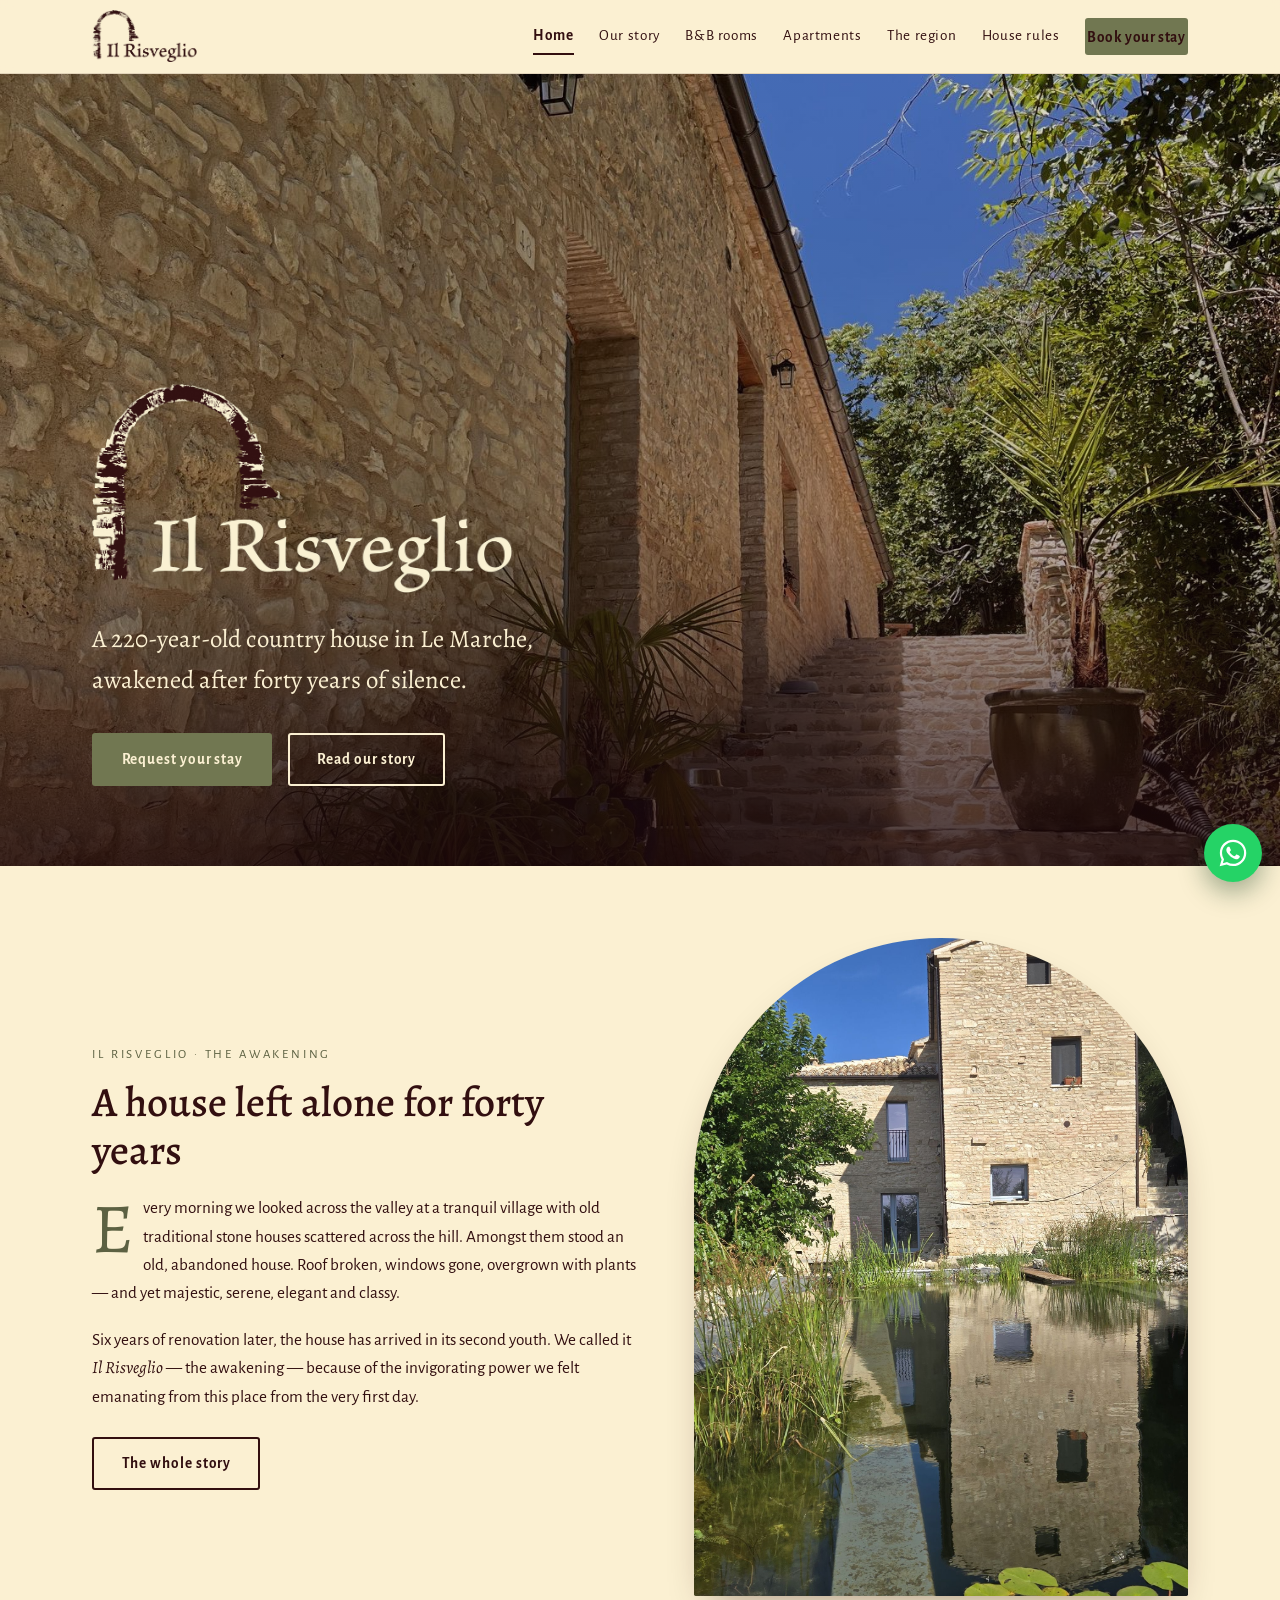
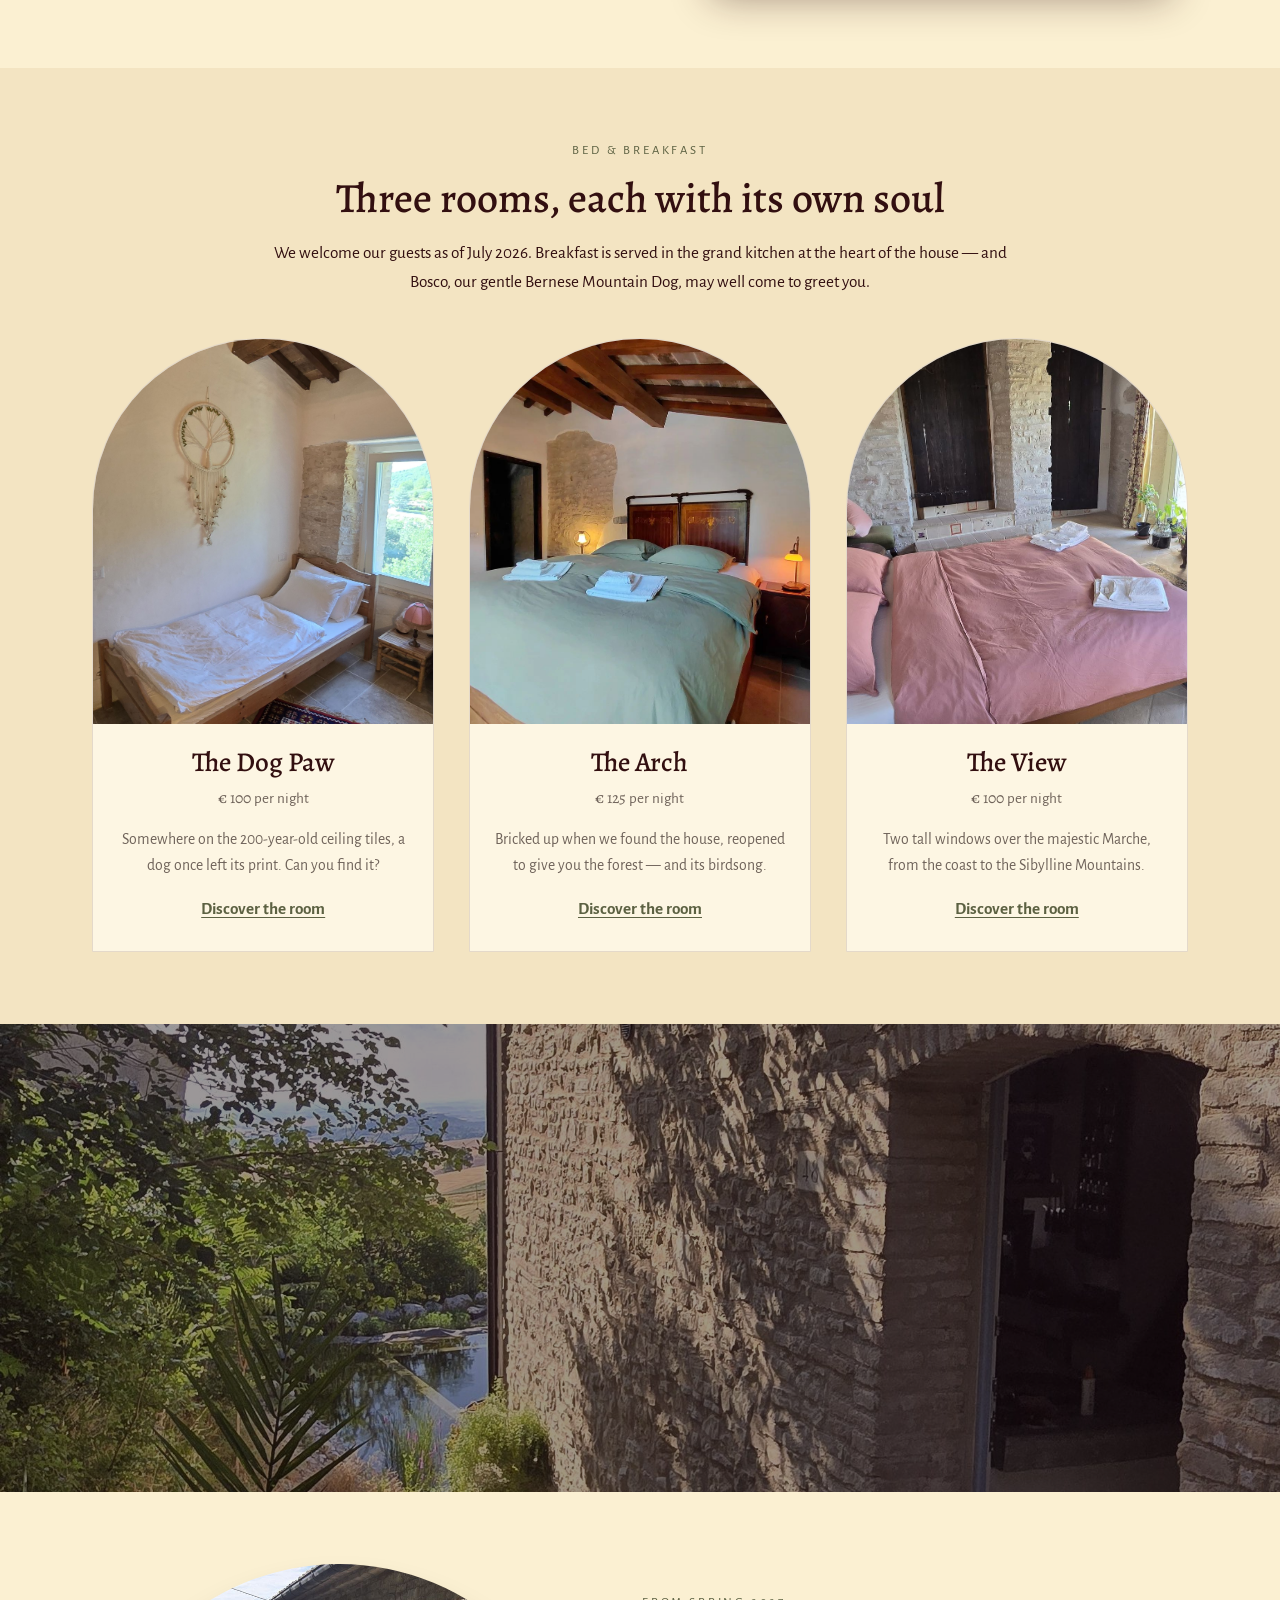
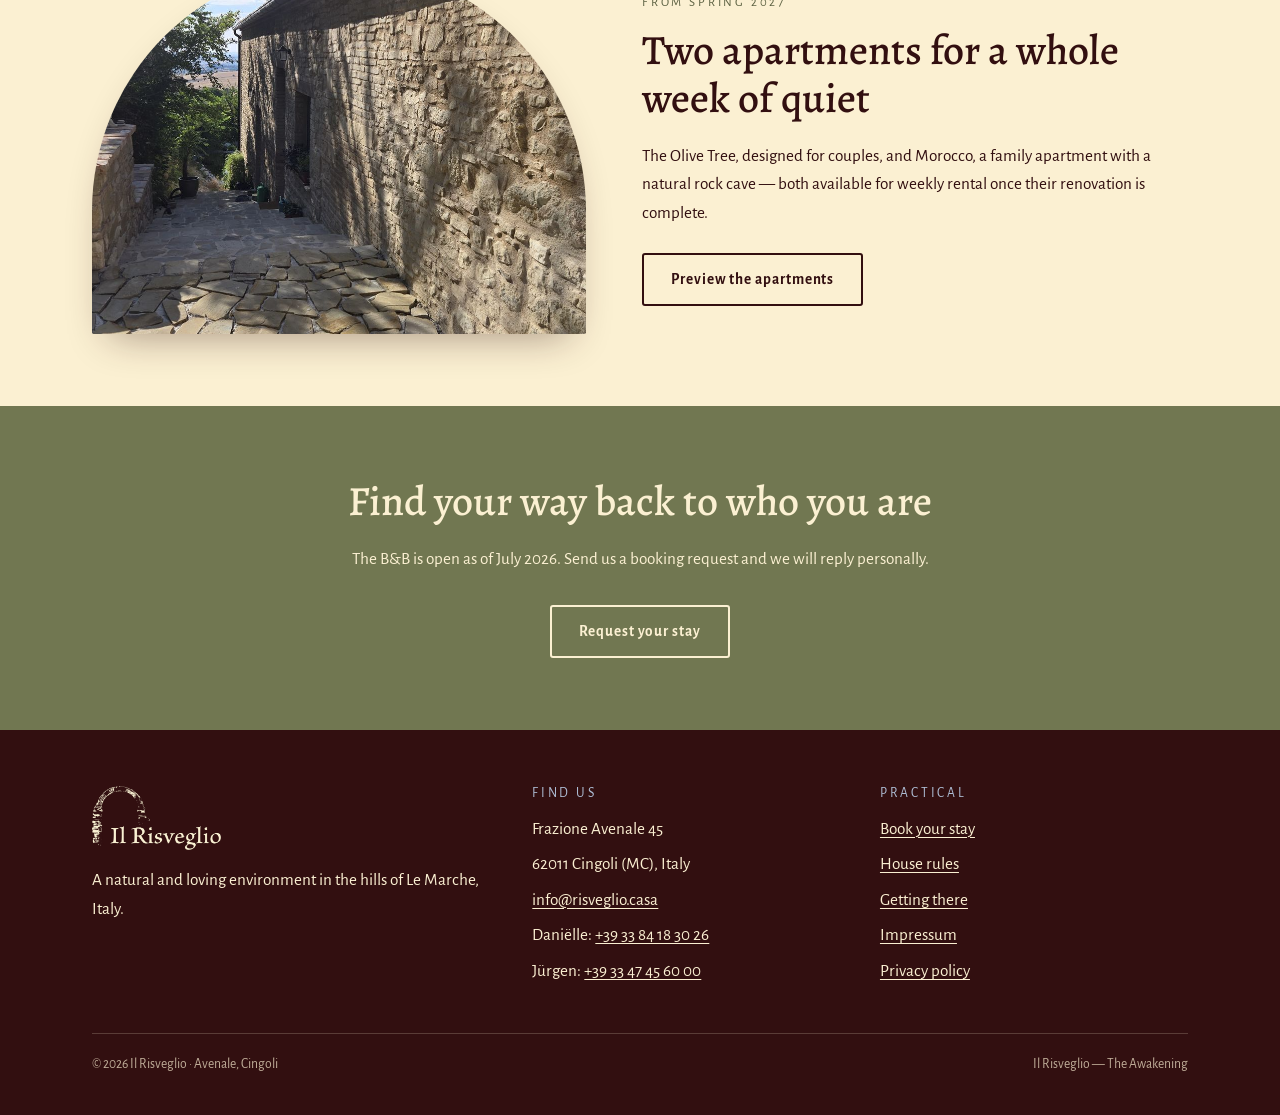
<file: index.html>
<!DOCTYPE html>
<html lang="en">
<head>
<meta charset="UTF-8">
<meta name="viewport" content="width=device-width, initial-scale=1.0">
<title>Il Risveglio — B&amp;B and Country House in Le Marche, Italy</title>
<meta name="description" content="Il Risveglio is a lovingly restored 220-year-old country house in Avenale, Le Marche, Italy. Three B&amp;B rooms, a natural pond and absolute quiet. Opening July 2026.">
<link rel="stylesheet" href="css/style.css">
<link rel="icon" type="image/png" href="images/logo-dark.png">
</head>
<body>

<header class="site-header">
  <div class="bar">
    <a class="brand" href="/" aria-label="Il Risveglio — home">
      <img src="images/logo-dark.png" alt="Il Risveglio">
    </a>
    <button class="nav-toggle" aria-expanded="false" aria-controls="nav">Menu</button>
    <nav class="site-nav" id="nav" aria-label="Main navigation">
      <a href="/" aria-current="page">Home</a>
      <a href="/story">Our story</a>
      <a href="/rooms">B&amp;B rooms</a>
      <a href="/apartments">Apartments</a>
      <a href="/region">The region</a>
      <a href="/rules">House rules</a>
      <a class="btn btn-solid" href="/contact">Book your stay</a>
    </nav>
  </div>
</header>

<main>

  <!-- ============ HERO ============ -->
  <section class="hero">
    <div class="bg" style="background-image:url('images/hero-stairs.jpg');background-position:center 42%" role="img" aria-label="The stone staircase along the house of Il Risveglio"></div>
    <div class="inner">
      <img class="logo-large" src="images/logo-light.png" alt="Il Risveglio — the awakening">
      <p class="lead">A 220-year-old country house in Le Marche, awakened after forty years of silence.</p>
      <div class="actions">
        <a class="btn btn-solid" href="/contact">Request your stay</a>
        <a class="btn btn-ghost" href="/story">Read our story</a>
      </div>
    </div>
  </section>

  <!-- ============ STORY TEASER ============ -->
  <section class="section">
    <div class="wrap two-col">
      <div class="reveal">
        <p class="eyebrow">Il Risveglio · The Awakening</p>
        <h2>A house left alone for forty years</h2>
        <div class="prose" style="margin-top:1.2rem">
          <p class="dropcap">Every morning we looked across the valley at a tranquil village with old traditional stone houses scattered across the hill. Amongst them stood an old, abandoned house. Roof broken, windows gone, overgrown with plants — and yet majestic, serene, elegant and classy.</p>
          <p>Six years of renovation later, the house has arrived in its second youth. We called it <em>Il Risveglio</em> — the awakening — because of the invigorating power we felt emanating from this place from the very first day.</p>
        </div>
        <p style="margin-top:1.6rem"><a class="btn btn-ink" href="/story">The whole story</a></p>
      </div>
      <div class="arch reveal">
        <img src="images/house-garden.jpg" alt="The restored stone house of Il Risveglio seen from the garden">
      </div>
    </div>
  </section>

  <!-- ============ ROOMS ============ -->
  <section class="section tint">
    <div class="wrap">
      <div class="narrow" style="text-align:center">
        <p class="eyebrow">Bed &amp; Breakfast</p>
        <h2>Three rooms, each with its own soul</h2>
        <p style="margin-top:1rem">We welcome our guests as of July 2026. Breakfast is served in the grand kitchen at the heart of the house — and Bosco, our gentle Bernese Mountain Dog, may well come to greet you.</p>
      </div>
      <div class="cards">
        <article class="card reveal">
          <img src="images/dogpaw-1.jpg" alt="The Dog Paw room with its 200-year-old tiled ceiling">
          <div class="body">
            <h3>The Dog Paw</h3>
            <p class="price">&euro; 100 <span>per night</span></p>
            <p>Somewhere on the 200-year-old ceiling tiles, a dog once left its print. Can you find it?</p>
            <a href="/rooms#dog-paw">Discover the room</a>
          </div>
        </article>
        <article class="card reveal">
          <img src="images/arch-2.jpg" alt="The Arch room with its reopened arch looking into the forest">
          <div class="body">
            <h3>The Arch</h3>
            <p class="price">&euro; 125 <span>per night</span></p>
            <p>Bricked up when we found the house, reopened to give you the forest — and its birdsong.</p>
            <a href="/rooms#the-arch">Discover the room</a>
          </div>
        </article>
        <article class="card reveal">
          <img src="images/view-room-5.jpg" alt="The View room with its double bed under the beamed ceiling">
          <div class="body">
            <h3>The View</h3>
            <p class="price">&euro; 100 <span>per night</span></p>
            <p>Two tall windows over the majestic Marche, from the coast to the Sibylline Mountains.</p>
            <a href="/rooms#the-view">Discover the room</a>
          </div>
        </article>
      </div>
    </div>
  </section>

  <!-- ============ REGION BAND ============ -->
  <section class="band" style="background-image:url('images/landscape-wide.jpg')">
    <div class="inner reveal">
      <p>“The Marche is simply of a different beauty than Tuscany. Farmland, wild mountains, dense forests and beautiful beaches.”</p>
      <p style="margin-top:1.6rem"><a class="btn btn-ghost" href="/region">About the region</a></p>
    </div>
  </section>

  <!-- ============ APARTMENTS TEASER ============ -->
  <section class="section">
    <div class="wrap two-col rev">
      <div class="arch landscape reveal">
        <img src="images/house-lawn.jpg" alt="The lawn and grounds of Il Risveglio">
      </div>
      <div class="reveal">
        <p class="eyebrow">From spring 2027</p>
        <h2>Two apartments for a whole week of quiet</h2>
        <p style="margin-top:1.2rem">The Olive Tree, designed for couples, and Morocco, a family apartment with a natural rock cave — both available for weekly rental once their renovation is complete.</p>
        <p style="margin-top:1.6rem"><a class="btn btn-ink" href="/apartments">Preview the apartments</a></p>
      </div>
    </div>
  </section>

  <!-- ============ CTA ============ -->
  <section class="section olive" style="text-align:center">
    <div class="wrap narrow reveal">
      <h2>Find your way back to who you are</h2>
      <p style="margin:1.2rem 0 2rem">The B&amp;B is open as of July 2026. Send us a booking request and we will reply personally.</p>
      <a class="btn btn-ghost" href="/contact">Request your stay</a>
    </div>
  </section>

</main>

<footer class="site-footer">
  <div class="wrap">
    <div class="cols">
      <div>
        <img src="images/logo-light.png" alt="Il Risveglio">
        <p>A natural and loving environment in the hills of Le Marche, Italy.</p>
      </div>
      <div>
        <h4>Find us</h4>
        <ul>
          <li>Frazione Avenale 45</li>
          <li>62011 Cingoli (MC), Italy</li>
          <li><a href="mailto:info@risveglio.casa">info@risveglio.casa</a></li>
          <li>Daniëlle: <a href="tel:+393384183026">+39 33 84 18 30 26</a></li>
          <li>Jürgen: <a href="tel:+393347456000">+39 33 47 45 60 00</a></li>
        </ul>
      </div>
      <div>
        <h4>Practical</h4>
        <ul>
          <li><a href="/contact">Book your stay</a></li>
          <li><a href="/rules">House rules</a></li>
          <li><a href="/region#getting-there">Getting there</a></li>
          <li><a href="/impressum">Impressum</a></li>
          <li><a href="/privacy">Privacy policy</a></li>
        </ul>
      </div>
    </div>
    <div class="fine">
      <span>© 2026 Il Risveglio · Avenale, Cingoli</span>
      <span>Il Risveglio — The Awakening</span>
    </div>
  </div>
</footer>

<a class="wa-float" href="https://wa.me/393384183026?text=Hello%20Il%20Risveglio!%20I%20would%20like%20to%20book%20a%20stay%20from%20...%20to%20...%20Is%20this%20period%20available%3F" target="_blank" rel="noopener" aria-label="Chat with us on WhatsApp"><svg viewBox="0 0 24 24" aria-hidden="true"><path d="M12.04 2c-5.46 0-9.9 4.44-9.9 9.9 0 1.75.46 3.45 1.33 4.95L2 22l5.3-1.39a9.87 9.87 0 0 0 4.74 1.21h.01c5.46 0 9.9-4.44 9.9-9.9 0-2.65-1.03-5.14-2.9-7.01A9.83 9.83 0 0 0 12.04 2Zm0 18.15h-.01a8.2 8.2 0 0 1-4.19-1.15l-.3-.18-3.12.82.83-3.04-.2-.31a8.2 8.2 0 0 1-1.26-4.38c0-4.54 3.7-8.24 8.25-8.24 2.2 0 4.27.86 5.82 2.42a8.18 8.18 0 0 1 2.41 5.83c0 4.54-3.7 8.23-8.23 8.23Zm4.52-6.16c-.25-.13-1.47-.72-1.69-.81-.23-.08-.39-.12-.56.13-.16.24-.64.8-.78.97-.14.16-.29.18-.54.06-.25-.13-1.05-.39-2-1.23-.73-.66-1.23-1.47-1.38-1.72-.14-.24-.01-.38.11-.5.11-.11.25-.29.37-.43.12-.14.16-.25.25-.41.08-.17.04-.31-.02-.43-.06-.13-.56-1.34-.76-1.84-.2-.48-.41-.42-.56-.43l-.48-.01c-.16 0-.43.06-.66.31-.22.24-.86.85-.86 2.07 0 1.22.89 2.4 1.01 2.56.12.17 1.75 2.67 4.23 3.74.59.26 1.05.41 1.41.52.6.19 1.14.16 1.57.1.48-.07 1.47-.6 1.67-1.18.21-.58.21-1.07.15-1.18-.06-.1-.23-.16-.48-.29Z"/></svg></a>

<script src="js/main.js"></script>
</body>
</html>
</file>
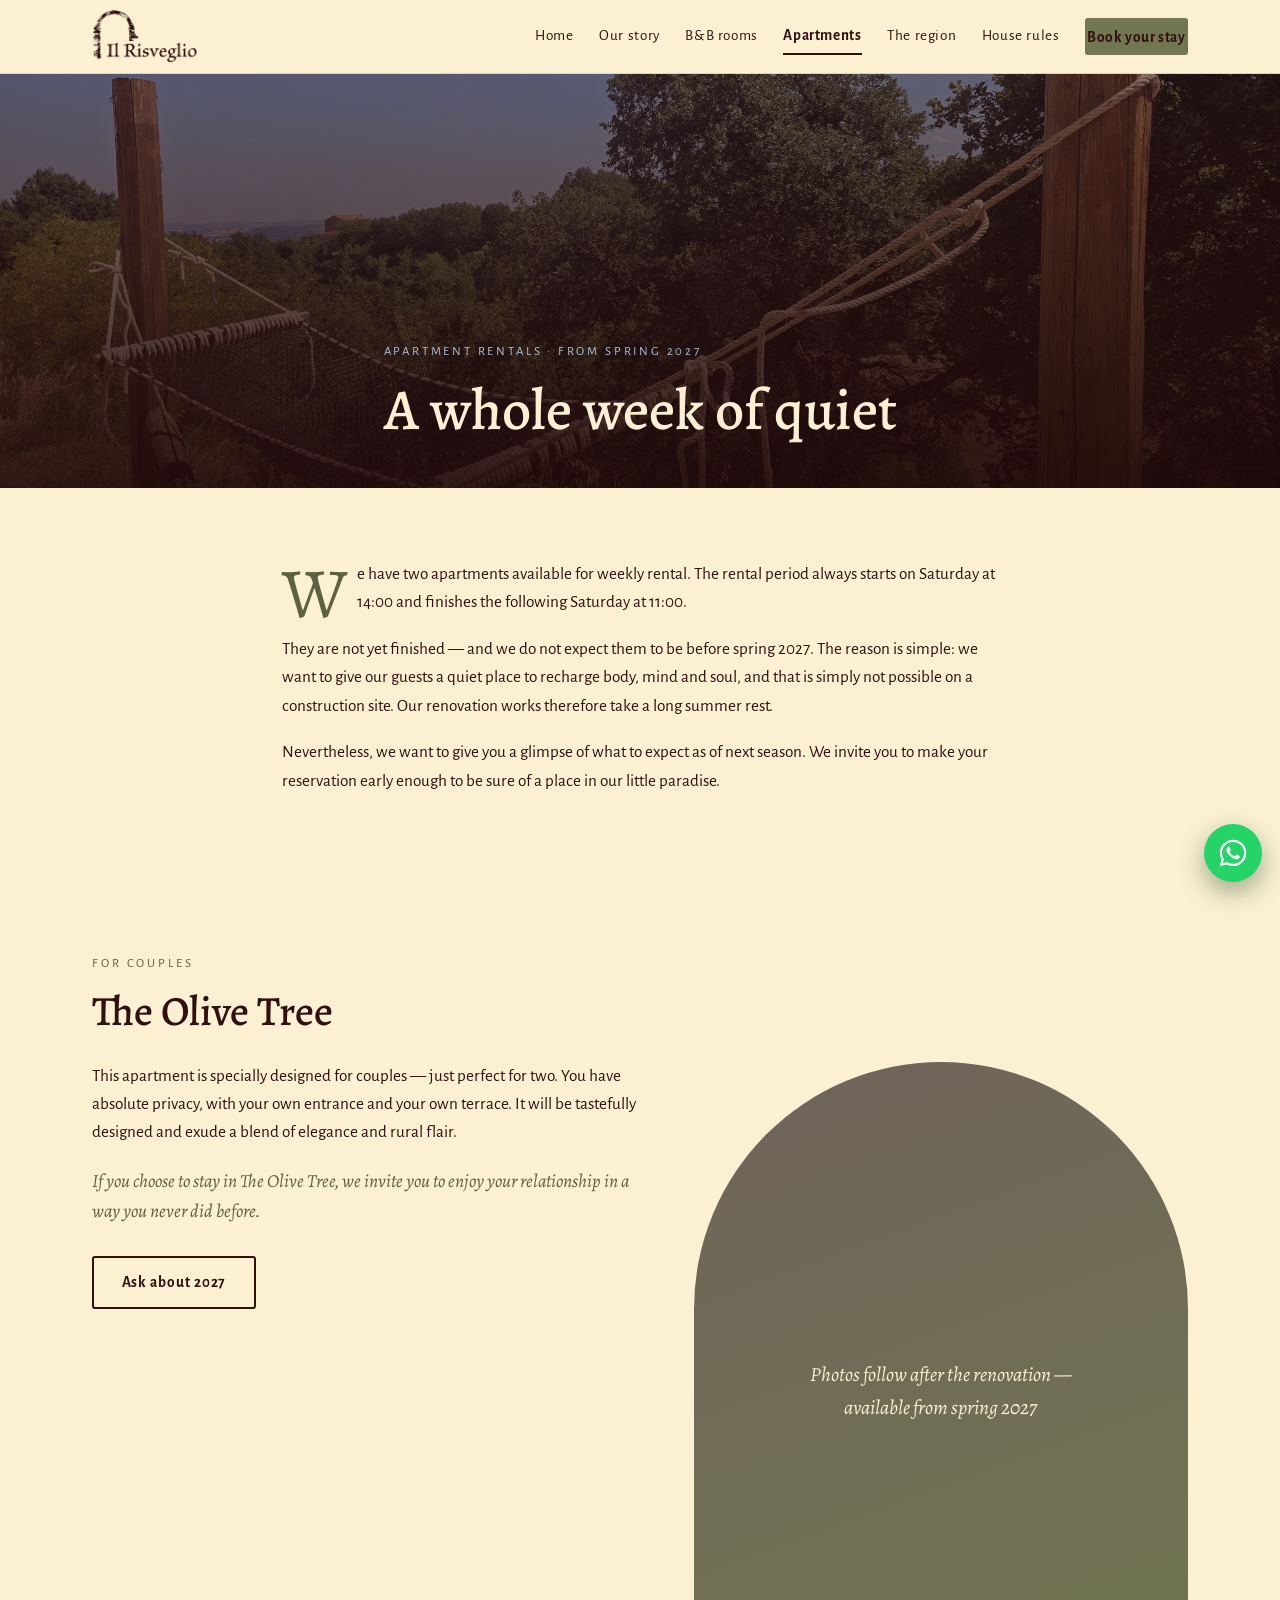
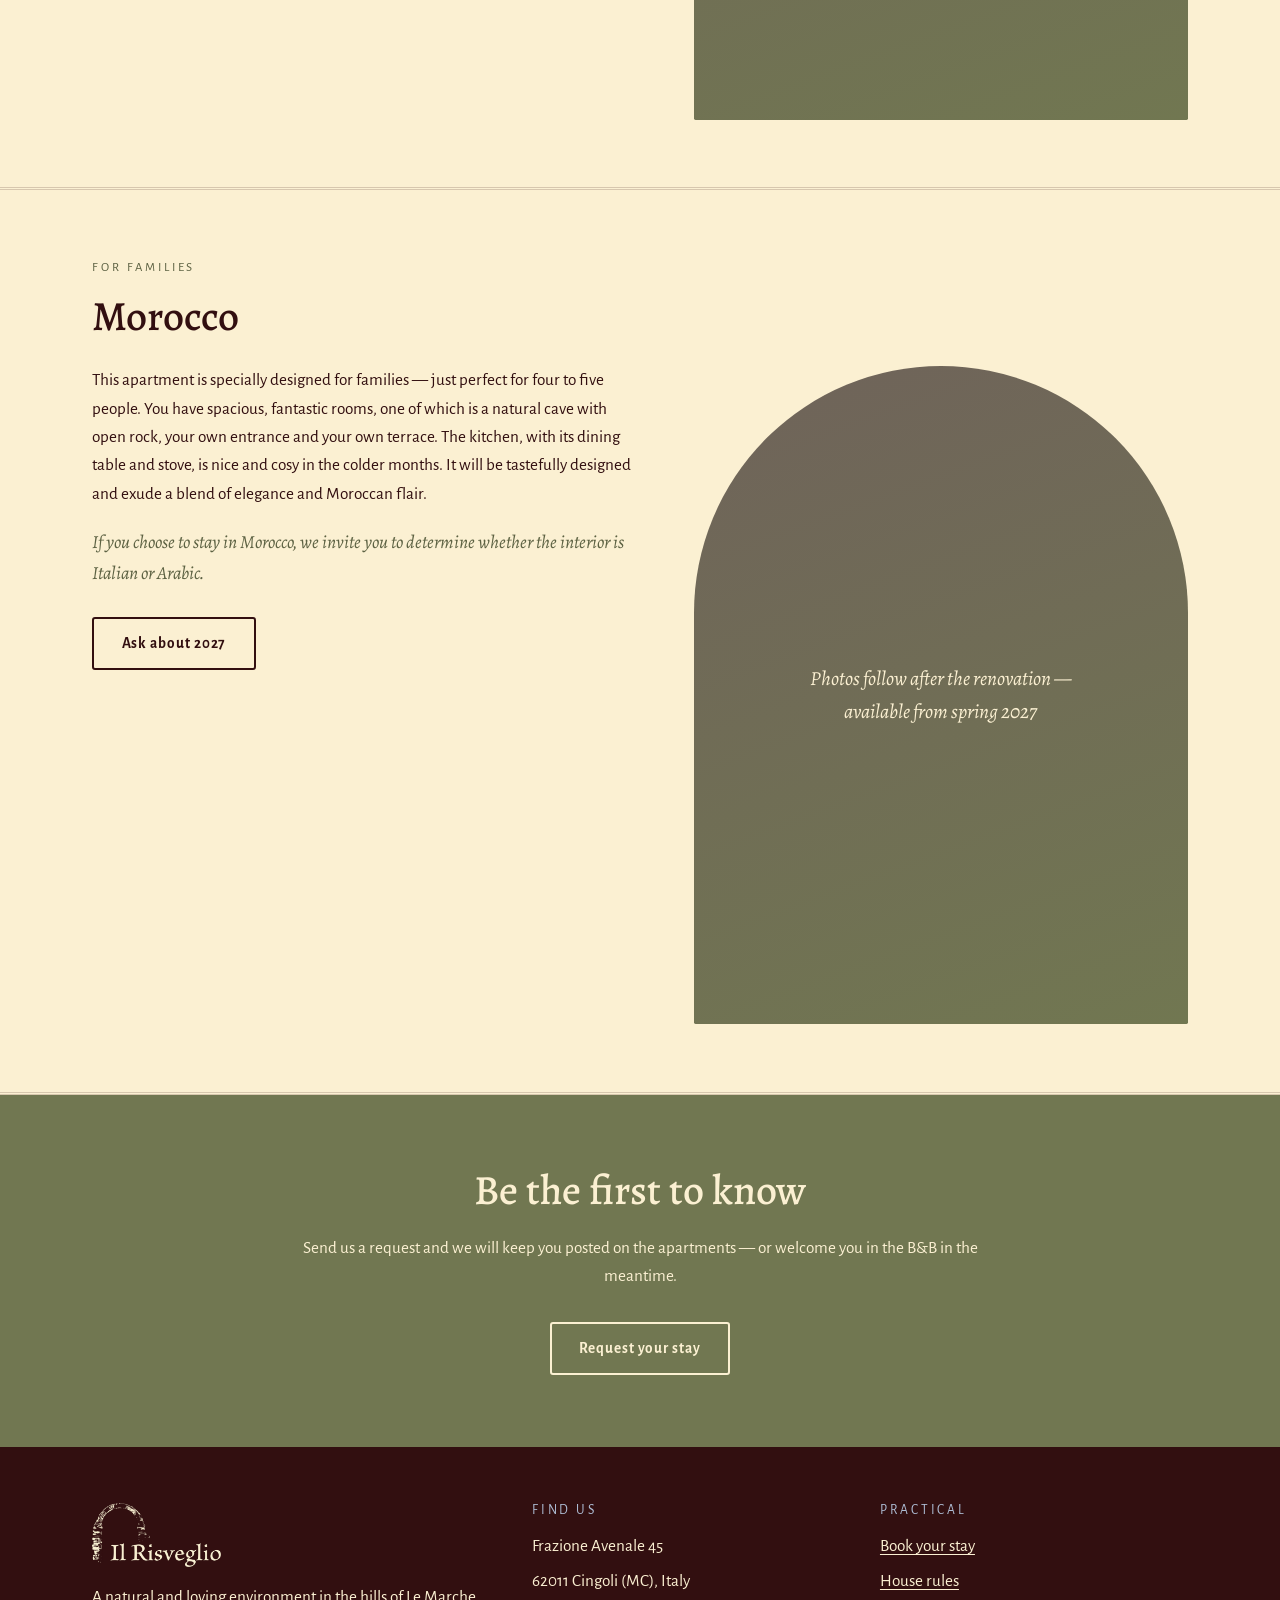
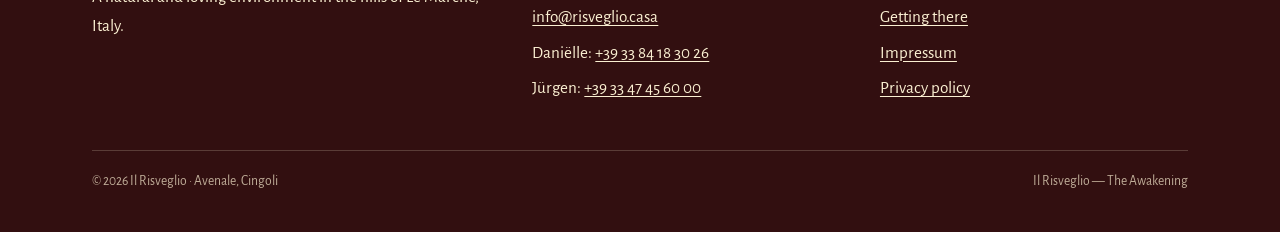
<file: apartments.html>
<!DOCTYPE html>
<html lang="en">
<head>
<meta charset="UTF-8">
<meta name="viewport" content="width=device-width, initial-scale=1.0">
<title>Apartments — Il Risveglio</title>
<meta name="description" content="Two apartments for weekly rental at Il Risveglio in Le Marche: The Olive Tree for couples and Morocco for families. Available from spring 2027.">
<link rel="stylesheet" href="css/style.css">
<link rel="icon" type="image/png" href="images/logo-dark.png">
</head>
<body>

<header class="site-header">
  <div class="bar">
    <a class="brand" href="/" aria-label="Il Risveglio — home">
      <img src="images/logo-dark.png" alt="Il Risveglio">
    </a>
    <button class="nav-toggle" aria-expanded="false" aria-controls="nav">Menu</button>
    <nav class="site-nav" id="nav" aria-label="Main navigation">
      <a href="/">Home</a>
      <a href="/story">Our story</a>
      <a href="/rooms">B&amp;B rooms</a>
      <a href="/apartments" aria-current="page">Apartments</a>
      <a href="/region">The region</a>
      <a href="/rules">House rules</a>
      <a class="btn btn-solid" href="/contact">Book your stay</a>
    </nav>
  </div>
</header>

<main>

  <section class="page-hero with-img">
    <div class="bg" style="background-image:url('images/apartments-hero.jpg')"></div>
    <div class="wrap inner">
      <p class="eyebrow">Apartment rentals · from spring 2027</p>
      <h1>A whole week of quiet</h1>
    </div>
  </section>

  <section class="section">
    <div class="wrap narrow prose">
      <p class="dropcap">We have two apartments available for weekly rental. The rental period always starts on Saturday at 14:00 and finishes the following Saturday at 11:00.</p>
      <p>They are not yet finished — and we do not expect them to be before spring 2027. The reason is simple: we want to give our guests a quiet place to recharge body, mind and soul, and that is simply not possible on a construction site. Our renovation works therefore take a long summer rest.</p>
      <p>Nevertheless, we want to give you a glimpse of what to expect as of next season. We invite you to make your reservation early enough to be sure of a place in our little paradise.</p>
    </div>
  </section>

  <!-- ============ THE OLIVE TREE ============ -->
  <section class="room tint" id="olive-tree">
    <div class="wrap">
      <p class="eyebrow">For couples</p>
      <h2>The Olive Tree</h2>
      <div class="two-col" style="margin-top:1.6rem;align-items:start">
        <div class="prose">
          <p>This apartment is specially designed for couples — just perfect for two. You have absolute privacy, with your own entrance and your own terrace. It will be tastefully designed and exude a blend of elegance and rural flair.</p>
          <p class="invite">If you choose to stay in The Olive Tree, we invite you to enjoy your relationship in a way you never did before.</p>
          <a class="btn btn-ink" href="/contact">Ask about 2027</a>
        </div>
        <div class="soon reveal">
          Photos follow after the renovation —<br>available from spring 2027
        </div>
      </div>
    </div>
  </section>

  <!-- ============ MOROCCO ============ -->
  <section class="room" id="morocco">
    <div class="wrap">
      <p class="eyebrow">For families</p>
      <h2>Morocco</h2>
      <div class="two-col" style="margin-top:1.6rem;align-items:start">
        <div class="prose">
          <p>This apartment is specially designed for families — just perfect for four to five people. You have spacious, fantastic rooms, one of which is a natural cave with open rock, your own entrance and your own terrace. The kitchen, with its dining table and stove, is nice and cosy in the colder months. It will be tastefully designed and exude a blend of elegance and Moroccan flair.</p>
          <p class="invite">If you choose to stay in Morocco, we invite you to determine whether the interior is Italian or Arabic.</p>
          <a class="btn btn-ink" href="/contact">Ask about 2027</a>
        </div>
        <div class="soon reveal">
          Photos follow after the renovation —<br>available from spring 2027
        </div>
      </div>
    </div>
  </section>

  <section class="section olive" style="text-align:center">
    <div class="wrap narrow reveal">
      <h2>Be the first to know</h2>
      <p style="margin:1.2rem 0 2rem">Send us a request and we will keep you posted on the apartments — or welcome you in the B&amp;B in the meantime.</p>
      <a class="btn btn-ghost" href="/contact">Request your stay</a>
    </div>
  </section>

</main>

<footer class="site-footer">
  <div class="wrap">
    <div class="cols">
      <div>
        <img src="images/logo-light.png" alt="Il Risveglio">
        <p>A natural and loving environment in the hills of Le Marche, Italy.</p>
      </div>
      <div>
        <h4>Find us</h4>
        <ul>
          <li>Frazione Avenale 45</li>
          <li>62011 Cingoli (MC), Italy</li>
          <li><a href="mailto:info@risveglio.casa">info@risveglio.casa</a></li>
          <li>Daniëlle: <a href="tel:+393384183026">+39 33 84 18 30 26</a></li>
          <li>Jürgen: <a href="tel:+393347456000">+39 33 47 45 60 00</a></li>
        </ul>
      </div>
      <div>
        <h4>Practical</h4>
        <ul>
          <li><a href="/contact">Book your stay</a></li>
          <li><a href="/rules">House rules</a></li>
          <li><a href="/region#getting-there">Getting there</a></li>
          <li><a href="/impressum">Impressum</a></li>
          <li><a href="/privacy">Privacy policy</a></li>
        </ul>
      </div>
    </div>
    <div class="fine">
      <span>© 2026 Il Risveglio · Avenale, Cingoli</span>
      <span>Il Risveglio — The Awakening</span>
    </div>
  </div>
</footer>

<a class="wa-float" href="https://wa.me/393384183026?text=Hello%20Il%20Risveglio!%20I%20would%20like%20to%20book%20a%20stay%20from%20...%20to%20...%20Is%20this%20period%20available%3F" target="_blank" rel="noopener" aria-label="Chat with us on WhatsApp"><svg viewBox="0 0 24 24" aria-hidden="true"><path d="M12.04 2c-5.46 0-9.9 4.44-9.9 9.9 0 1.75.46 3.45 1.33 4.95L2 22l5.3-1.39a9.87 9.87 0 0 0 4.74 1.21h.01c5.46 0 9.9-4.44 9.9-9.9 0-2.65-1.03-5.14-2.9-7.01A9.83 9.83 0 0 0 12.04 2Zm0 18.15h-.01a8.2 8.2 0 0 1-4.19-1.15l-.3-.18-3.12.82.83-3.04-.2-.31a8.2 8.2 0 0 1-1.26-4.38c0-4.54 3.7-8.24 8.25-8.24 2.2 0 4.27.86 5.82 2.42a8.18 8.18 0 0 1 2.41 5.83c0 4.54-3.7 8.23-8.23 8.23Zm4.52-6.16c-.25-.13-1.47-.72-1.69-.81-.23-.08-.39-.12-.56.13-.16.24-.64.8-.78.97-.14.16-.29.18-.54.06-.25-.13-1.05-.39-2-1.23-.73-.66-1.23-1.47-1.38-1.72-.14-.24-.01-.38.11-.5.11-.11.25-.29.37-.43.12-.14.16-.25.25-.41.08-.17.04-.31-.02-.43-.06-.13-.56-1.34-.76-1.84-.2-.48-.41-.42-.56-.43l-.48-.01c-.16 0-.43.06-.66.31-.22.24-.86.85-.86 2.07 0 1.22.89 2.4 1.01 2.56.12.17 1.75 2.67 4.23 3.74.59.26 1.05.41 1.41.52.6.19 1.14.16 1.57.1.48-.07 1.47-.6 1.67-1.18.21-.58.21-1.07.15-1.18-.06-.1-.23-.16-.48-.29Z"/></svg></a>

<script src="js/main.js"></script>
</body>
</html>
</file>
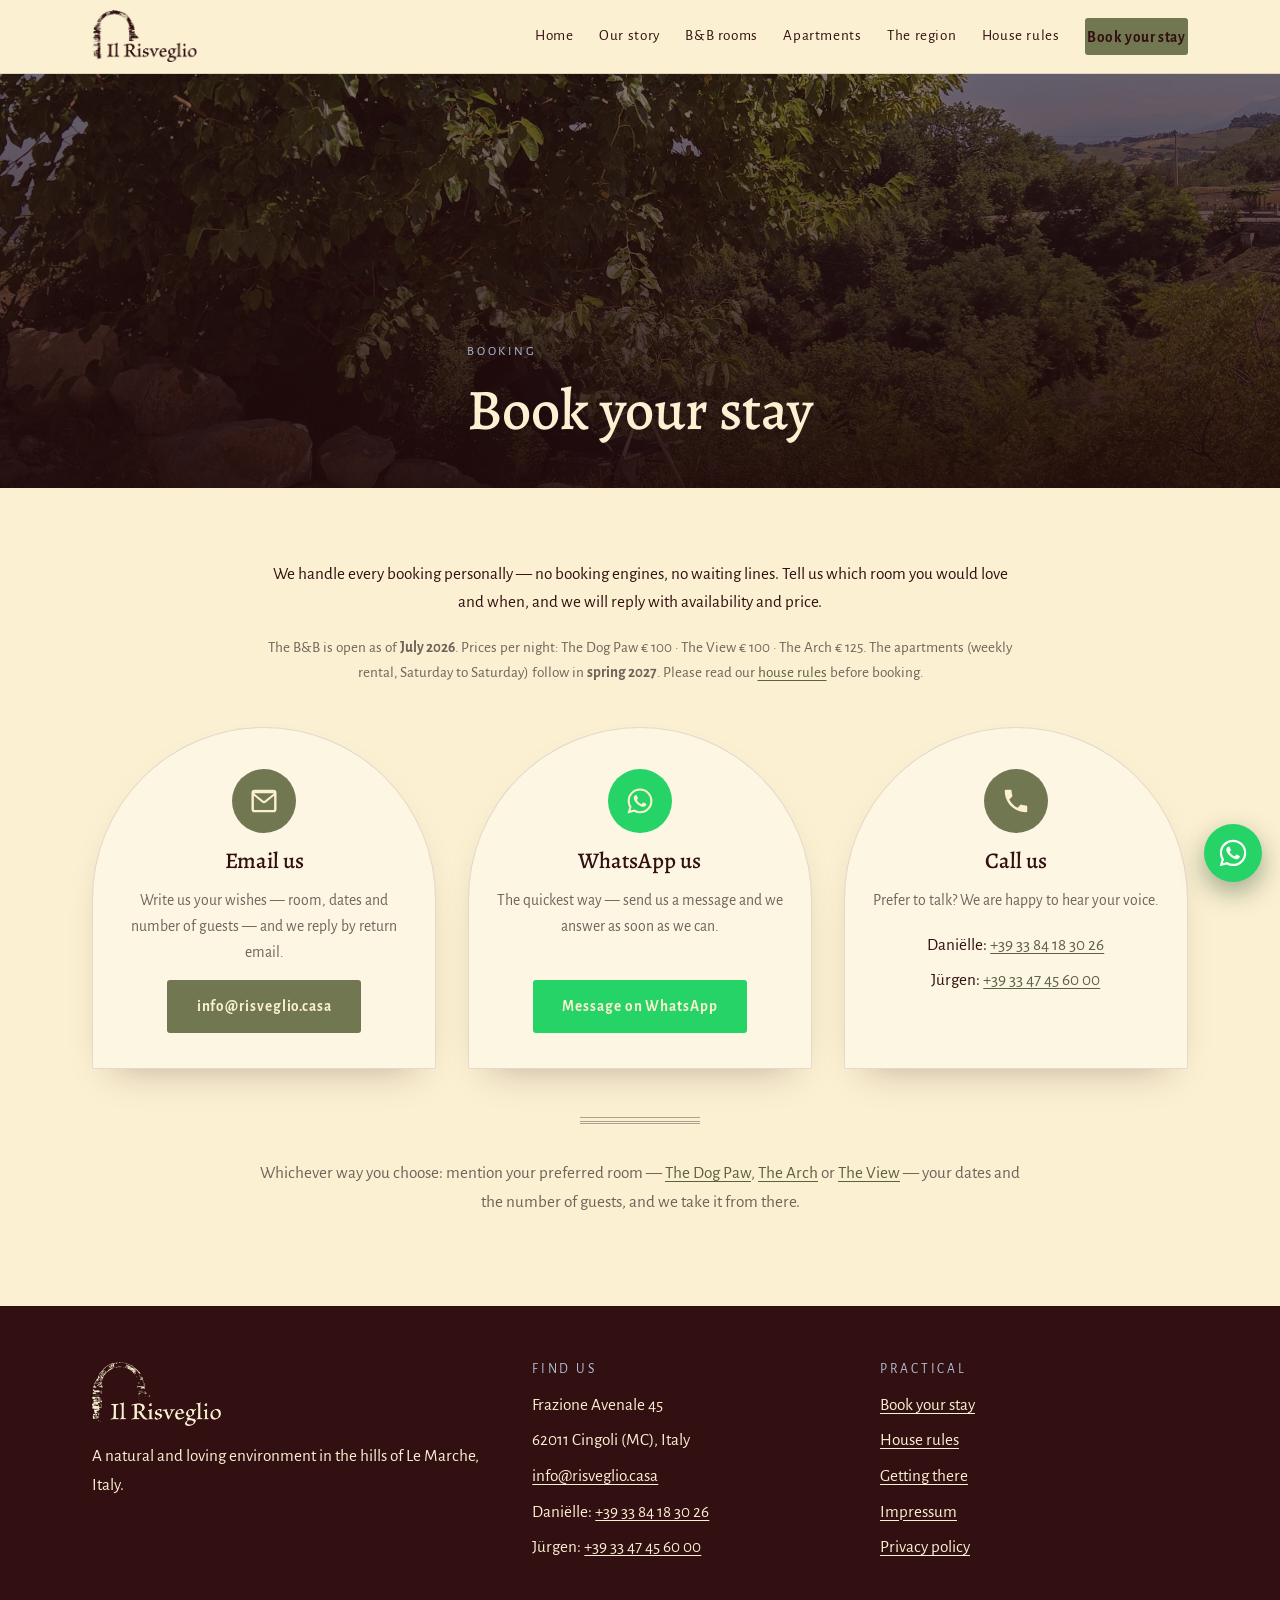
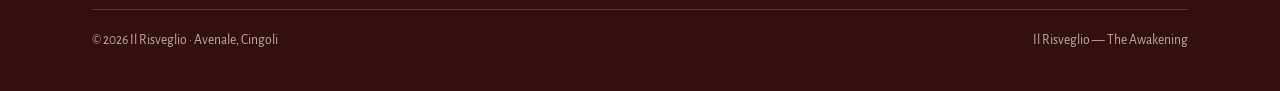
<file: contact.html>
<!DOCTYPE html>
<html lang="en">
<head>
<meta charset="UTF-8">
<meta name="viewport" content="width=device-width, initial-scale=1.0">
<title>Book your stay — Il Risveglio</title>
<meta name="description" content="Book your stay at Il Risveglio in Le Marche, Italy — send us an email, a WhatsApp message, or give us a call. We reply personally.">
<link rel="stylesheet" href="css/style.css">
<link rel="icon" type="image/png" href="images/logo-dark.png">
</head>
<body>

<header class="site-header">
  <div class="bar">
    <a class="brand" href="/" aria-label="Il Risveglio — home">
      <img src="images/logo-dark.png" alt="Il Risveglio">
    </a>
    <button class="nav-toggle" aria-expanded="false" aria-controls="nav">Menu</button>
    <nav class="site-nav" id="nav" aria-label="Main navigation">
      <a href="/">Home</a>
      <a href="/story">Our story</a>
      <a href="/rooms">B&amp;B rooms</a>
      <a href="/apartments">Apartments</a>
      <a href="/region">The region</a>
      <a href="/rules">House rules</a>
      <a class="btn btn-solid" href="/contact" aria-current="page">Book your stay</a>
    </nav>
  </div>
</header>

<main>

  <section class="page-hero with-img">
    <div class="bg" style="background-image:url('images/contact-hero.jpg')"></div>
    <div class="wrap inner">
      <p class="eyebrow">Booking</p>
      <h1>Book your stay</h1>
    </div>
  </section>

  <section class="section">
    <div class="wrap">
      <div class="narrow prose" style="text-align:center">
        <p>We handle every booking personally — no booking engines, no waiting lines. Tell us which room you would love and when, and we will reply with availability and price.</p>
        <p style="color:var(--taupe);font-size:.95rem">The B&amp;B is open as of <strong>July 2026</strong>. Prices per night: The Dog Paw &euro;&nbsp;100 &middot; The View &euro;&nbsp;100 &middot; The Arch &euro;&nbsp;125. The apartments (weekly rental, Saturday to Saturday) follow in <strong>spring 2027</strong>. Please read our <a href="/rules">house rules</a> before booking.</p>
      </div>

      <div class="contact-grid">

        <div class="contact-card reveal">
          <div class="icon" aria-hidden="true">
            <svg viewBox="0 0 24 24"><path d="M2 5.5A2.5 2.5 0 0 1 4.5 3h15A2.5 2.5 0 0 1 22 5.5v13a2.5 2.5 0 0 1-2.5 2.5h-15A2.5 2.5 0 0 1 2 18.5v-13Zm2.2.4 7.3 5.9c.3.25.7.25 1 0l7.3-5.9a.9.9 0 0 0-.3-.05h-15a.9.9 0 0 0-.3.05Zm15.9 1.9-6.6 5.3a2.4 2.4 0 0 1-3 0L3.9 7.8v10.7c0 .33.27.6.6.6h15c.33 0 .6-.27.6-.6V7.8Z"/></svg>
          </div>
          <h3>Email us</h3>
          <p>Write us your wishes — room, dates and number of guests — and we reply by return email.</p>
          <a class="btn btn-solid" href="mailto:info@risveglio.casa?subject=Booking%20request%20%E2%80%94%20Il%20Risveglio&amp;body=Hello%20Il%20Risveglio!%0A%0AI%20would%20like%20to%20book%20a%20stay%20from%20...%20to%20...%20for%20...%20guests.%0A%0APreferred%20room%3A%20...%0A%0AKind%20regards%2C">info@risveglio.casa</a>
        </div>

        <div class="contact-card reveal">
          <div class="icon" style="background:#25D366" aria-hidden="true">
            <svg viewBox="0 0 24 24"><path d="M12.04 2c-5.46 0-9.9 4.44-9.9 9.9 0 1.75.46 3.45 1.33 4.95L2 22l5.3-1.39a9.87 9.87 0 0 0 4.74 1.21h.01c5.46 0 9.9-4.44 9.9-9.9 0-2.65-1.03-5.14-2.9-7.01A9.83 9.83 0 0 0 12.04 2Zm0 18.15h-.01a8.2 8.2 0 0 1-4.19-1.15l-.3-.18-3.12.82.83-3.04-.2-.31a8.2 8.2 0 0 1-1.26-4.38c0-4.54 3.7-8.24 8.25-8.24 2.2 0 4.27.86 5.82 2.42a8.18 8.18 0 0 1 2.41 5.83c0 4.54-3.7 8.23-8.23 8.23Zm4.52-6.16c-.25-.13-1.47-.72-1.69-.81-.23-.08-.39-.12-.56.13-.16.24-.64.8-.78.97-.14.16-.29.18-.54.06-.25-.13-1.05-.39-2-1.23-.73-.66-1.23-1.47-1.38-1.72-.14-.24-.01-.38.11-.5.11-.11.25-.29.37-.43.12-.14.16-.25.25-.41.08-.17.04-.31-.02-.43-.06-.13-.56-1.34-.76-1.84-.2-.48-.41-.42-.56-.43l-.48-.01c-.16 0-.43.06-.66.31-.22.24-.86.85-.86 2.07 0 1.22.89 2.4 1.01 2.56.12.17 1.75 2.67 4.23 3.74.59.26 1.05.41 1.41.52.6.19 1.14.16 1.57.1.48-.07 1.47-.6 1.67-1.18.21-.58.21-1.07.15-1.18-.06-.1-.23-.16-.48-.29Z"/></svg>
          </div>
          <h3>WhatsApp us</h3>
          <p>The quickest way — send us a message and we answer as soon as we can.</p>
          <a class="btn btn-solid" style="background:#25D366" href="https://wa.me/393384183026?text=Hello%20Il%20Risveglio!%20I%20would%20like%20to%20book%20a%20stay%20from%20...%20to%20...%20Is%20this%20period%20available%3F" target="_blank" rel="noopener">Message on WhatsApp</a>
        </div>

        <div class="contact-card reveal">
          <div class="icon" aria-hidden="true">
            <svg viewBox="0 0 24 24"><path d="M6.62 10.79a15.05 15.05 0 0 0 6.59 6.59l2.2-2.2c.27-.27.67-.36 1.02-.24 1.12.37 2.33.57 3.57.57.55 0 1 .45 1 1V20c0 .55-.45 1-1 1C10.61 21 3 13.39 3 4c0-.55.45-1 1-1h3.5c.55 0 1 .45 1 1 0 1.25.2 2.45.57 3.57.11.35.03.74-.25 1.02l-2.2 2.2Z"/></svg>
          </div>
          <h3>Call us</h3>
          <p>Prefer to talk? We are happy to hear your voice.</p>
          <ul>
            <li>Daniëlle: <a href="tel:+393384183026">+39 33 84 18 30 26</a></li>
            <li>Jürgen: <a href="tel:+393347456000">+39 33 47 45 60 00</a></li>
          </ul>
        </div>

      </div>

      <div class="narrow prose" style="text-align:center;margin-top:3rem">
        <hr class="rule">
        <p style="color:var(--taupe)">Whichever way you choose: mention your preferred room — <a href="/rooms#dog-paw">The Dog Paw</a>, <a href="/rooms#the-arch">The Arch</a> or <a href="/rooms#the-view">The View</a> — your dates and the number of guests, and we take it from there.</p>
      </div>
    </div>
  </section>

</main>

<footer class="site-footer">
  <div class="wrap">
    <div class="cols">
      <div>
        <img src="images/logo-light.png" alt="Il Risveglio">
        <p>A natural and loving environment in the hills of Le Marche, Italy.</p>
      </div>
      <div>
        <h4>Find us</h4>
        <ul>
          <li>Frazione Avenale 45</li>
          <li>62011 Cingoli (MC), Italy</li>
          <li><a href="mailto:info@risveglio.casa">info@risveglio.casa</a></li>
          <li>Daniëlle: <a href="tel:+393384183026">+39 33 84 18 30 26</a></li>
          <li>Jürgen: <a href="tel:+393347456000">+39 33 47 45 60 00</a></li>
        </ul>
      </div>
      <div>
        <h4>Practical</h4>
        <ul>
          <li><a href="/contact">Book your stay</a></li>
          <li><a href="/rules">House rules</a></li>
          <li><a href="/region#getting-there">Getting there</a></li>
          <li><a href="/impressum">Impressum</a></li>
          <li><a href="/privacy">Privacy policy</a></li>
        </ul>
      </div>
    </div>
    <div class="fine">
      <span>© 2026 Il Risveglio · Avenale, Cingoli</span>
      <span>Il Risveglio — The Awakening</span>
    </div>
  </div>
</footer>

<a class="wa-float" href="https://wa.me/393384183026?text=Hello%20Il%20Risveglio!%20I%20would%20like%20to%20book%20a%20stay%20from%20...%20to%20...%20Is%20this%20period%20available%3F" target="_blank" rel="noopener" aria-label="Chat with us on WhatsApp">
  <svg viewBox="0 0 24 24" aria-hidden="true"><path d="M12.04 2c-5.46 0-9.9 4.44-9.9 9.9 0 1.75.46 3.45 1.33 4.95L2 22l5.3-1.39a9.87 9.87 0 0 0 4.74 1.21h.01c5.46 0 9.9-4.44 9.9-9.9 0-2.65-1.03-5.14-2.9-7.01A9.83 9.83 0 0 0 12.04 2Zm0 18.15h-.01a8.2 8.2 0 0 1-4.19-1.15l-.3-.18-3.12.82.83-3.04-.2-.31a8.2 8.2 0 0 1-1.26-4.38c0-4.54 3.7-8.24 8.25-8.24 2.2 0 4.27.86 5.82 2.42a8.18 8.18 0 0 1 2.41 5.83c0 4.54-3.7 8.23-8.23 8.23Zm4.52-6.16c-.25-.13-1.47-.72-1.69-.81-.23-.08-.39-.12-.56.13-.16.24-.64.8-.78.97-.14.16-.29.18-.54.06-.25-.13-1.05-.39-2-1.23-.73-.66-1.23-1.47-1.38-1.72-.14-.24-.01-.38.11-.5.11-.11.25-.29.37-.43.12-.14.16-.25.25-.41.08-.17.04-.31-.02-.43-.06-.13-.56-1.34-.76-1.84-.2-.48-.41-.42-.56-.43l-.48-.01c-.16 0-.43.06-.66.31-.22.24-.86.85-.86 2.07 0 1.22.89 2.4 1.01 2.56.12.17 1.75 2.67 4.23 3.74.59.26 1.05.41 1.41.52.6.19 1.14.16 1.57.1.48-.07 1.47-.6 1.67-1.18.21-.58.21-1.07.15-1.18-.06-.1-.23-.16-.48-.29Z"/></svg>
</a>

<script src="js/main.js"></script>
</body>
</html>
</file>
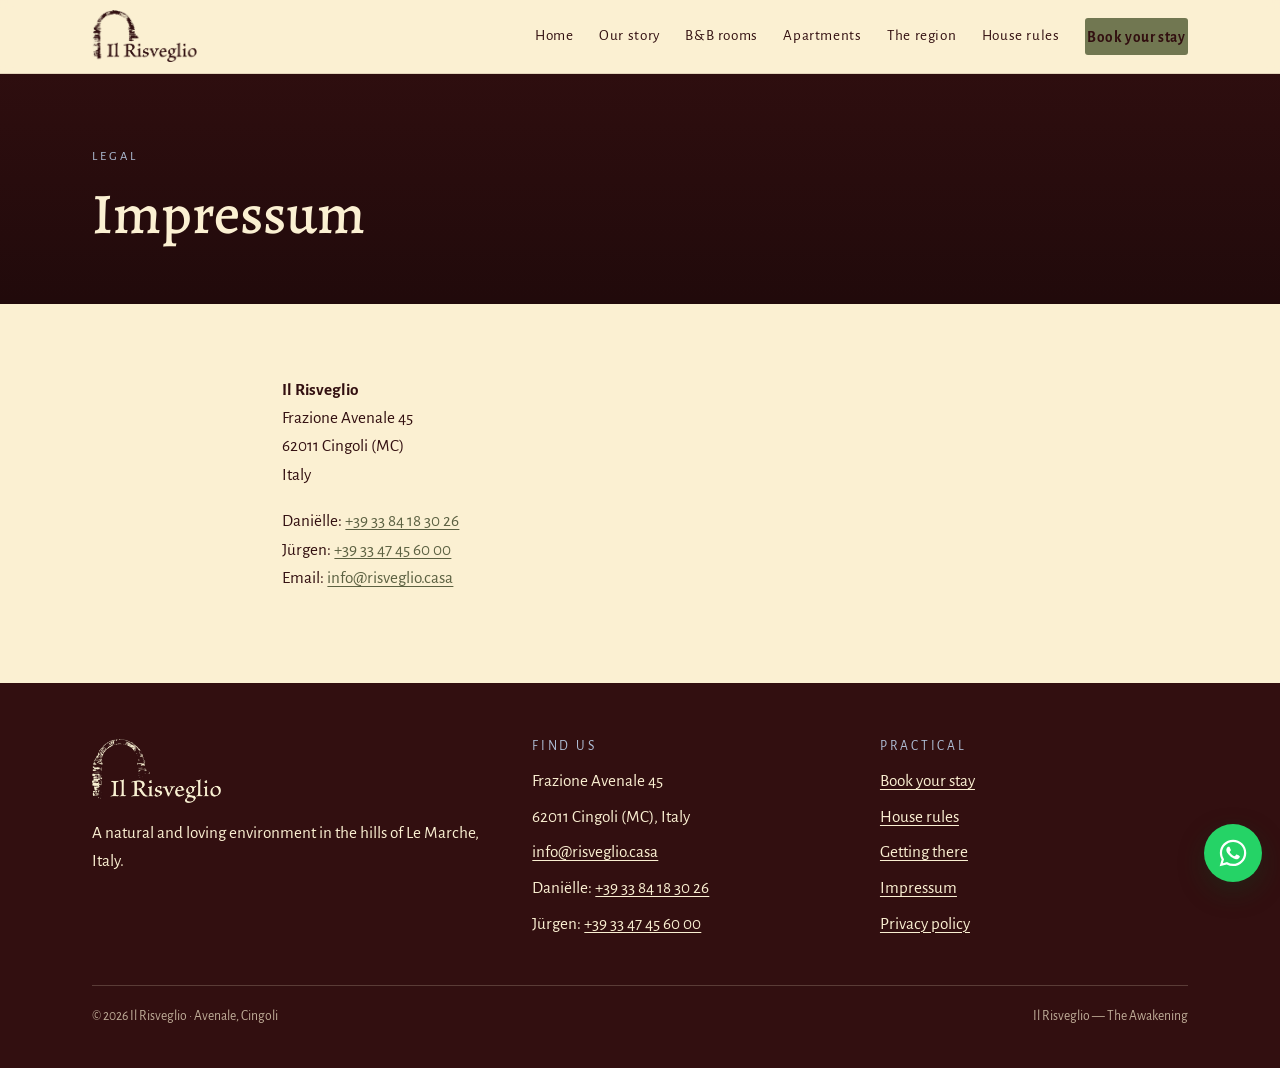
<file: impressum.html>
<!DOCTYPE html>
<html lang="en">
<head>
<meta charset="UTF-8">
<meta name="viewport" content="width=device-width, initial-scale=1.0">
<title>Impressum — Il Risveglio</title>
<meta name="robots" content="noindex">
<link rel="stylesheet" href="css/style.css">
<link rel="icon" type="image/png" href="images/logo-dark.png">
</head>
<body>

<header class="site-header">
  <div class="bar">
    <a class="brand" href="/" aria-label="Il Risveglio — home">
      <img src="images/logo-dark.png" alt="Il Risveglio">
    </a>
    <button class="nav-toggle" aria-expanded="false" aria-controls="nav">Menu</button>
    <nav class="site-nav" id="nav" aria-label="Main navigation">
      <a href="/">Home</a>
      <a href="/story">Our story</a>
      <a href="/rooms">B&amp;B rooms</a>
      <a href="/apartments">Apartments</a>
      <a href="/region">The region</a>
      <a href="/rules">House rules</a>
      <a class="btn btn-solid" href="/contact">Book your stay</a>
    </nav>
  </div>
</header>

<main>
  <section class="page-hero">
    <div class="wrap inner">
      <p class="eyebrow">Legal</p>
      <h1>Impressum</h1>
    </div>
  </section>

  <section class="section">
    <div class="wrap narrow prose">
      <p><strong>Il Risveglio</strong><br>
      Frazione Avenale 45<br>
      62011 Cingoli (MC)<br>
      Italy</p>
      <p>Daniëlle: <a href="tel:+393384183026">+39 33 84 18 30 26</a><br>
      Jürgen: <a href="tel:+393347456000">+39 33 47 45 60 00</a><br>
      Email: <a href="mailto:info@risveglio.casa">info@risveglio.casa</a></p>
    </div>
  </section>
</main>

<footer class="site-footer">
  <div class="wrap">
    <div class="cols">
      <div>
        <img src="images/logo-light.png" alt="Il Risveglio">
        <p>A natural and loving environment in the hills of Le Marche, Italy.</p>
      </div>
      <div>
        <h4>Find us</h4>
        <ul>
          <li>Frazione Avenale 45</li>
          <li>62011 Cingoli (MC), Italy</li>
          <li><a href="mailto:info@risveglio.casa">info@risveglio.casa</a></li>
          <li>Daniëlle: <a href="tel:+393384183026">+39 33 84 18 30 26</a></li>
          <li>Jürgen: <a href="tel:+393347456000">+39 33 47 45 60 00</a></li>
        </ul>
      </div>
      <div>
        <h4>Practical</h4>
        <ul>
          <li><a href="/contact">Book your stay</a></li>
          <li><a href="/rules">House rules</a></li>
          <li><a href="/region#getting-there">Getting there</a></li>
          <li><a href="/impressum">Impressum</a></li>
          <li><a href="/privacy">Privacy policy</a></li>
        </ul>
      </div>
    </div>
    <div class="fine">
      <span>© 2026 Il Risveglio · Avenale, Cingoli</span>
      <span>Il Risveglio — The Awakening</span>
    </div>
  </div>
</footer>

<a class="wa-float" href="https://wa.me/393384183026?text=Hello%20Il%20Risveglio!%20I%20would%20like%20to%20book%20a%20stay%20from%20...%20to%20...%20Is%20this%20period%20available%3F" target="_blank" rel="noopener" aria-label="Chat with us on WhatsApp"><svg viewBox="0 0 24 24" aria-hidden="true"><path d="M12.04 2c-5.46 0-9.9 4.44-9.9 9.9 0 1.75.46 3.45 1.33 4.95L2 22l5.3-1.39a9.87 9.87 0 0 0 4.74 1.21h.01c5.46 0 9.9-4.44 9.9-9.9 0-2.65-1.03-5.14-2.9-7.01A9.83 9.83 0 0 0 12.04 2Zm0 18.15h-.01a8.2 8.2 0 0 1-4.19-1.15l-.3-.18-3.12.82.83-3.04-.2-.31a8.2 8.2 0 0 1-1.26-4.38c0-4.54 3.7-8.24 8.25-8.24 2.2 0 4.27.86 5.82 2.42a8.18 8.18 0 0 1 2.41 5.83c0 4.54-3.7 8.23-8.23 8.23Zm4.52-6.16c-.25-.13-1.47-.72-1.69-.81-.23-.08-.39-.12-.56.13-.16.24-.64.8-.78.97-.14.16-.29.18-.54.06-.25-.13-1.05-.39-2-1.23-.73-.66-1.23-1.47-1.38-1.72-.14-.24-.01-.38.11-.5.11-.11.25-.29.37-.43.12-.14.16-.25.25-.41.08-.17.04-.31-.02-.43-.06-.13-.56-1.34-.76-1.84-.2-.48-.41-.42-.56-.43l-.48-.01c-.16 0-.43.06-.66.31-.22.24-.86.85-.86 2.07 0 1.22.89 2.4 1.01 2.56.12.17 1.75 2.67 4.23 3.74.59.26 1.05.41 1.41.52.6.19 1.14.16 1.57.1.48-.07 1.47-.6 1.67-1.18.21-.58.21-1.07.15-1.18-.06-.1-.23-.16-.48-.29Z"/></svg></a>

<script src="js/main.js"></script>
</body>
</html>
</file>
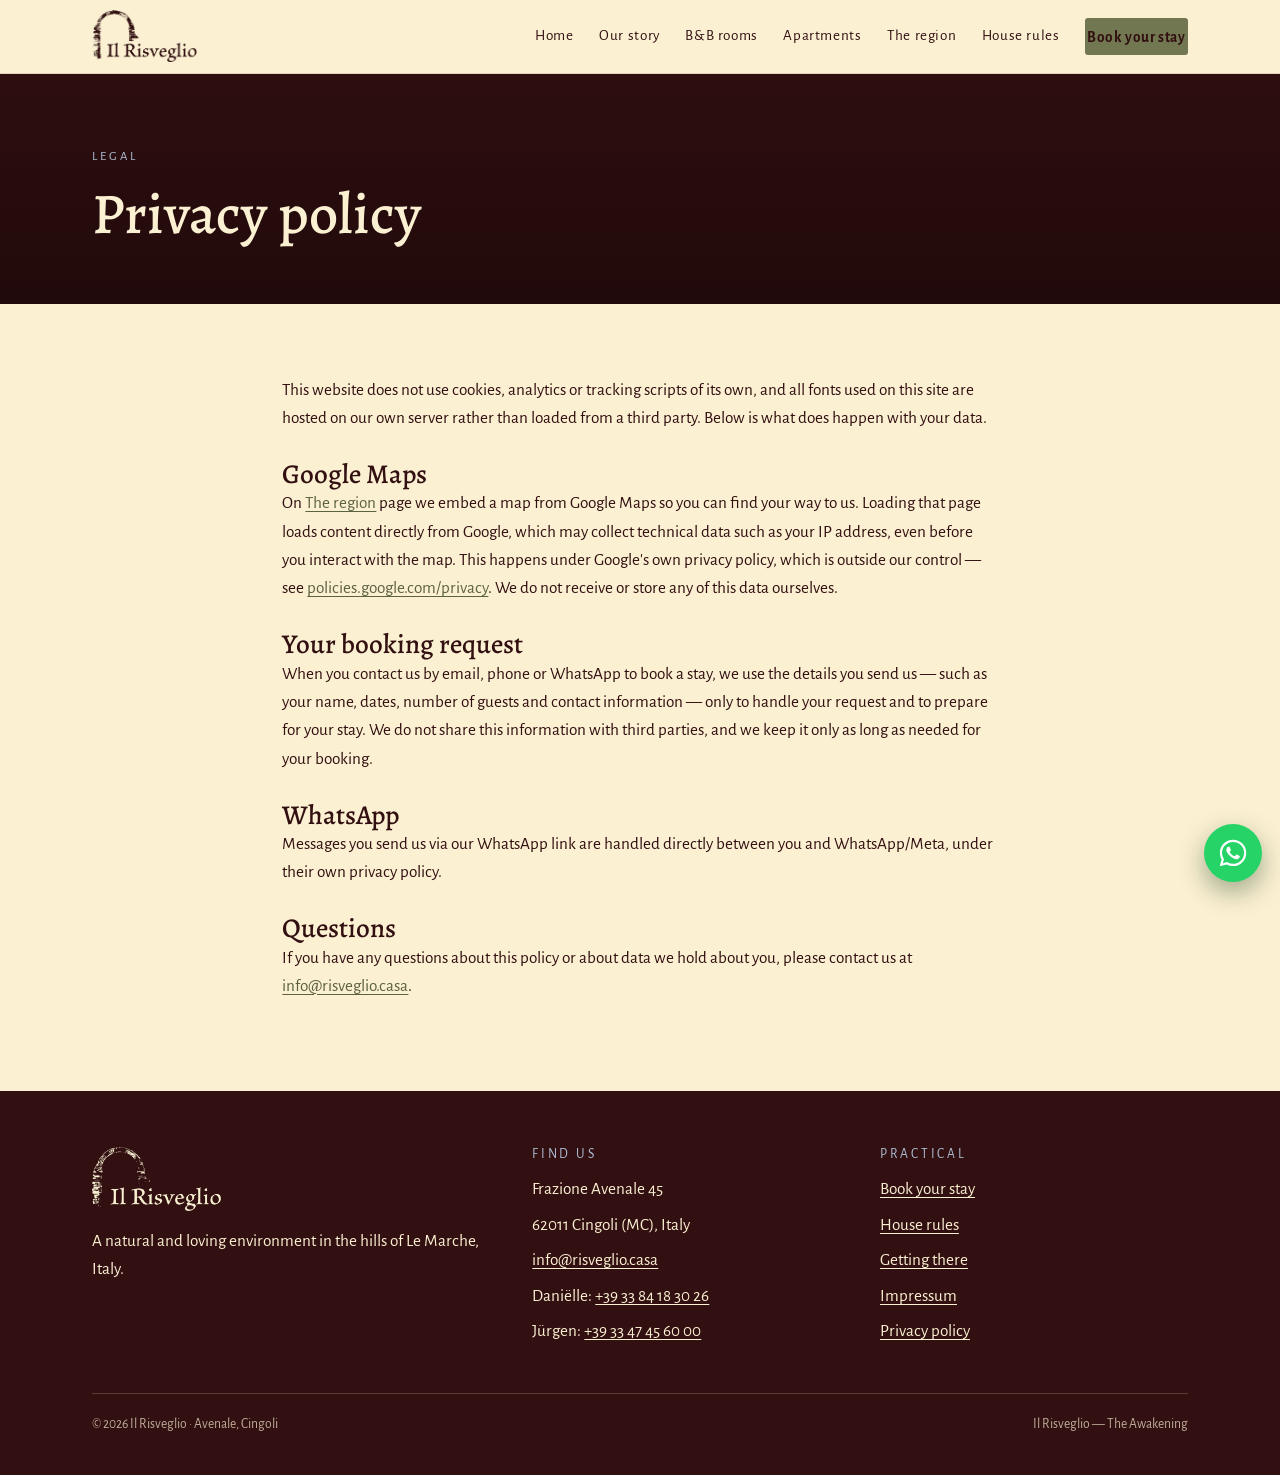
<file: privacy.html>
<!DOCTYPE html>
<html lang="en">
<head>
<meta charset="UTF-8">
<meta name="viewport" content="width=device-width, initial-scale=1.0">
<title>Privacy policy — Il Risveglio</title>
<meta name="robots" content="noindex">
<link rel="stylesheet" href="css/style.css">
<link rel="icon" type="image/png" href="images/logo-dark.png">
</head>
<body>

<header class="site-header">
  <div class="bar">
    <a class="brand" href="/" aria-label="Il Risveglio — home">
      <img src="images/logo-dark.png" alt="Il Risveglio">
    </a>
    <button class="nav-toggle" aria-expanded="false" aria-controls="nav">Menu</button>
    <nav class="site-nav" id="nav" aria-label="Main navigation">
      <a href="/">Home</a>
      <a href="/story">Our story</a>
      <a href="/rooms">B&amp;B rooms</a>
      <a href="/apartments">Apartments</a>
      <a href="/region">The region</a>
      <a href="/rules">House rules</a>
      <a class="btn btn-solid" href="/contact">Book your stay</a>
    </nav>
  </div>
</header>

<main>
  <section class="page-hero">
    <div class="wrap inner">
      <p class="eyebrow">Legal</p>
      <h1>Privacy policy</h1>
    </div>
  </section>

  <section class="section">
    <div class="wrap narrow prose">
      <p>This website does not use cookies, analytics or tracking scripts of its own, and all fonts used on this site are hosted on our own server rather than loaded from a third party. Below is what does happen with your data.</p>

      <h3 style="margin-top:1.6rem">Google Maps</h3>
      <p>On <a href="/region#getting-there">The region</a> page we embed a map from Google Maps so you can find your way to us. Loading that page loads content directly from Google, which may collect technical data such as your IP address, even before you interact with the map. This happens under Google's own privacy policy, which is outside our control — see <a href="https://policies.google.com/privacy" target="_blank" rel="noopener">policies.google.com/privacy</a>. We do not receive or store any of this data ourselves.</p>

      <h3 style="margin-top:1.6rem">Your booking request</h3>
      <p>When you contact us by email, phone or WhatsApp to book a stay, we use the details you send us — such as your name, dates, number of guests and contact information — only to handle your request and to prepare for your stay. We do not share this information with third parties, and we keep it only as long as needed for your booking.</p>

      <h3 style="margin-top:1.6rem">WhatsApp</h3>
      <p>Messages you send us via our WhatsApp link are handled directly between you and WhatsApp/Meta, under their own privacy policy.</p>

      <h3 style="margin-top:1.6rem">Questions</h3>
      <p>If you have any questions about this policy or about data we hold about you, please contact us at <a href="mailto:info@risveglio.casa">info@risveglio.casa</a>.</p>
    </div>
  </section>
</main>

<footer class="site-footer">
  <div class="wrap">
    <div class="cols">
      <div>
        <img src="images/logo-light.png" alt="Il Risveglio">
        <p>A natural and loving environment in the hills of Le Marche, Italy.</p>
      </div>
      <div>
        <h4>Find us</h4>
        <ul>
          <li>Frazione Avenale 45</li>
          <li>62011 Cingoli (MC), Italy</li>
          <li><a href="mailto:info@risveglio.casa">info@risveglio.casa</a></li>
          <li>Daniëlle: <a href="tel:+393384183026">+39 33 84 18 30 26</a></li>
          <li>Jürgen: <a href="tel:+393347456000">+39 33 47 45 60 00</a></li>
        </ul>
      </div>
      <div>
        <h4>Practical</h4>
        <ul>
          <li><a href="/contact">Book your stay</a></li>
          <li><a href="/rules">House rules</a></li>
          <li><a href="/region#getting-there">Getting there</a></li>
          <li><a href="/impressum">Impressum</a></li>
          <li><a href="/privacy">Privacy policy</a></li>
        </ul>
      </div>
    </div>
    <div class="fine">
      <span>© 2026 Il Risveglio · Avenale, Cingoli</span>
      <span>Il Risveglio — The Awakening</span>
    </div>
  </div>
</footer>

<a class="wa-float" href="https://wa.me/393384183026?text=Hello%20Il%20Risveglio!%20I%20would%20like%20to%20book%20a%20stay%20from%20...%20to%20...%20Is%20this%20period%20available%3F" target="_blank" rel="noopener" aria-label="Chat with us on WhatsApp"><svg viewBox="0 0 24 24" aria-hidden="true"><path d="M12.04 2c-5.46 0-9.9 4.44-9.9 9.9 0 1.75.46 3.45 1.33 4.95L2 22l5.3-1.39a9.87 9.87 0 0 0 4.74 1.21h.01c5.46 0 9.9-4.44 9.9-9.9 0-2.65-1.03-5.14-2.9-7.01A9.83 9.83 0 0 0 12.04 2Zm0 18.15h-.01a8.2 8.2 0 0 1-4.19-1.15l-.3-.18-3.12.82.83-3.04-.2-.31a8.2 8.2 0 0 1-1.26-4.38c0-4.54 3.7-8.24 8.25-8.24 2.2 0 4.27.86 5.82 2.42a8.18 8.18 0 0 1 2.41 5.83c0 4.54-3.7 8.23-8.23 8.23Zm4.52-6.16c-.25-.13-1.47-.72-1.69-.81-.23-.08-.39-.12-.56.13-.16.24-.64.8-.78.97-.14.16-.29.18-.54.06-.25-.13-1.05-.39-2-1.23-.73-.66-1.23-1.47-1.38-1.72-.14-.24-.01-.38.11-.5.11-.11.25-.29.37-.43.12-.14.16-.25.25-.41.08-.17.04-.31-.02-.43-.06-.13-.56-1.34-.76-1.84-.2-.48-.41-.42-.56-.43l-.48-.01c-.16 0-.43.06-.66.31-.22.24-.86.85-.86 2.07 0 1.22.89 2.4 1.01 2.56.12.17 1.75 2.67 4.23 3.74.59.26 1.05.41 1.41.52.6.19 1.14.16 1.57.1.48-.07 1.47-.6 1.67-1.18.21-.58.21-1.07.15-1.18-.06-.1-.23-.16-.48-.29Z"/></svg></a>

<script src="js/main.js"></script>
</body>
</html>
</file>
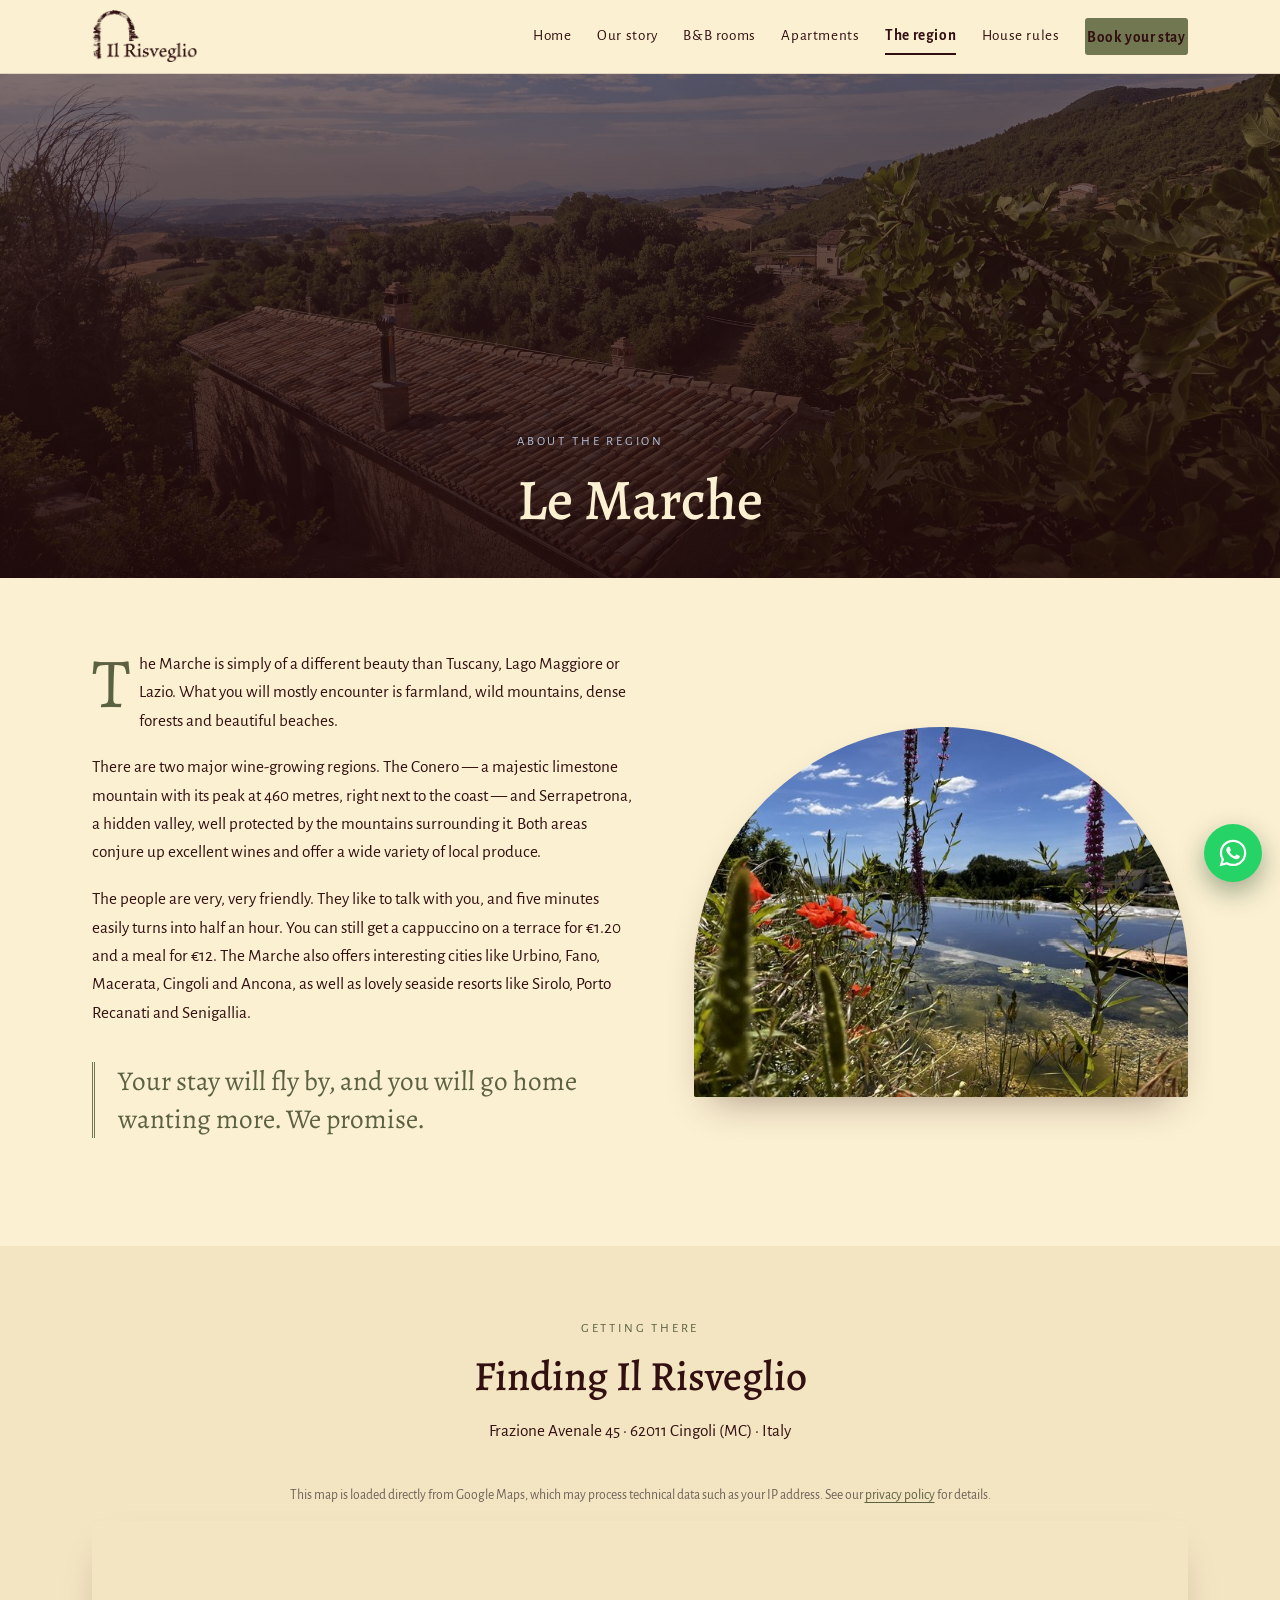
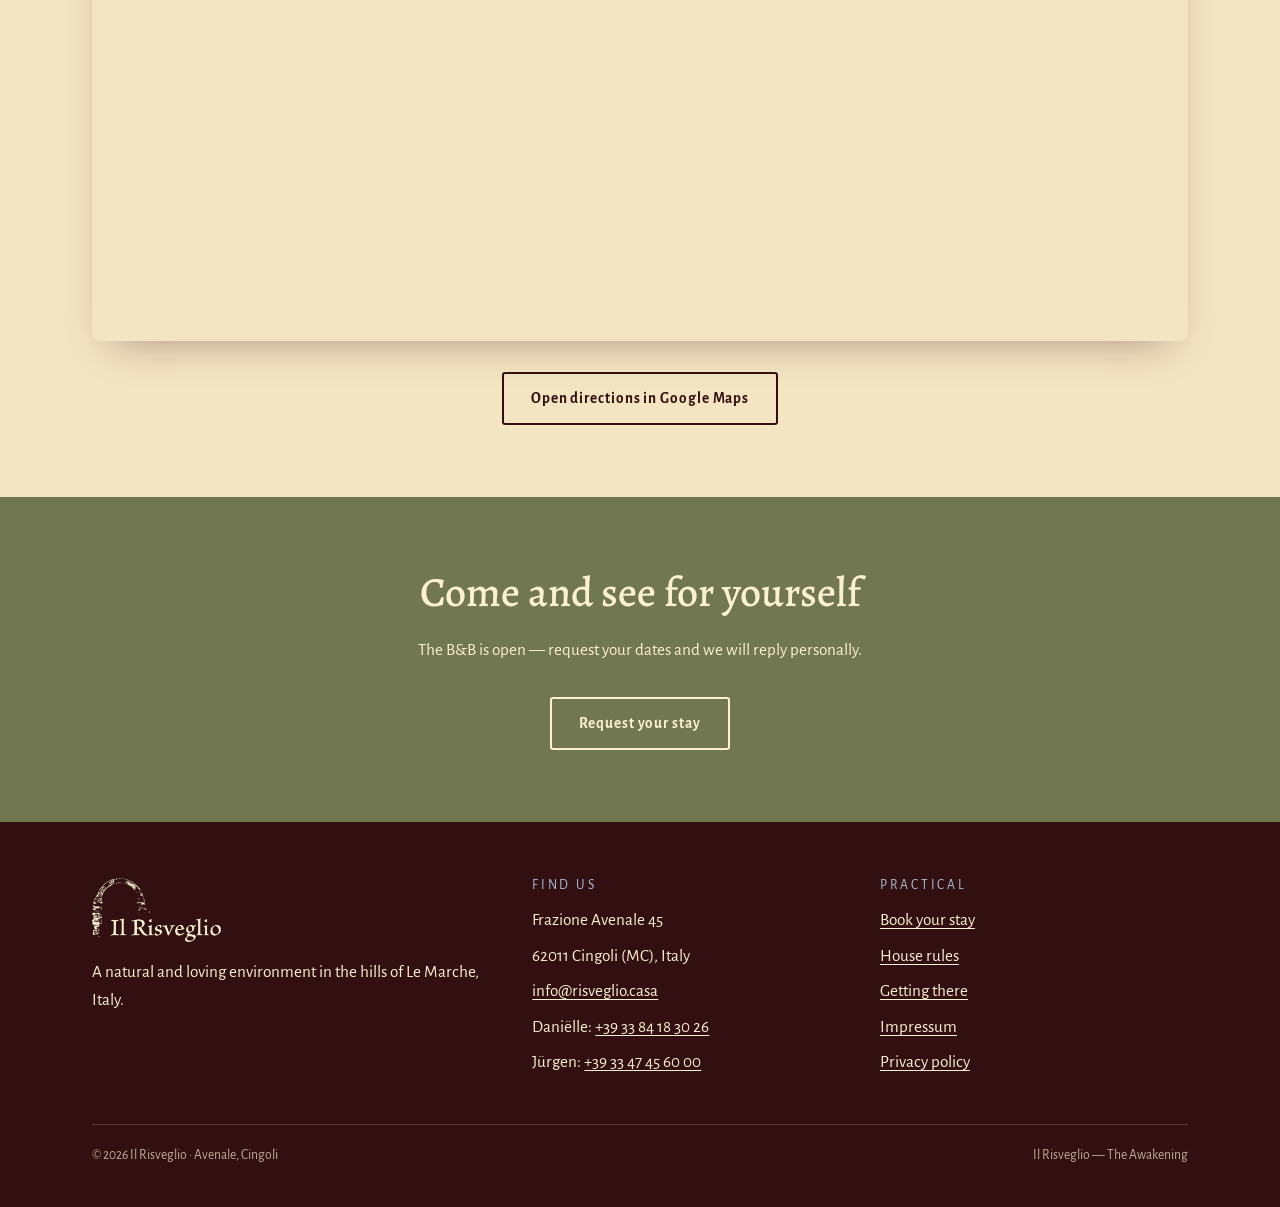
<file: region.html>
<!DOCTYPE html>
<html lang="en">
<head>
<meta charset="UTF-8">
<meta name="viewport" content="width=device-width, initial-scale=1.0">
<title>The region — Il Risveglio</title>
<meta name="description" content="About Le Marche: wine regions Conero and Serrapetrona, cities like Urbino and Macerata, seaside resorts and how to reach Il Risveglio in Avenale, Cingoli.">
<link rel="stylesheet" href="css/style.css">
<link rel="icon" type="image/png" href="images/logo-dark.png">
</head>
<body>

<header class="site-header">
  <div class="bar">
    <a class="brand" href="/" aria-label="Il Risveglio — home">
      <img src="images/logo-dark.png" alt="Il Risveglio">
    </a>
    <button class="nav-toggle" aria-expanded="false" aria-controls="nav">Menu</button>
    <nav class="site-nav" id="nav" aria-label="Main navigation">
      <a href="/">Home</a>
      <a href="/story">Our story</a>
      <a href="/rooms">B&amp;B rooms</a>
      <a href="/apartments">Apartments</a>
      <a href="/region" aria-current="page">The region</a>
      <a href="/rules">House rules</a>
      <a class="btn btn-solid" href="/contact">Book your stay</a>
    </nav>
  </div>
</header>

<main>

  <section class="page-hero with-img" style="min-height:56vh">
    <div class="bg" style="background-image:url('images/region-hero.jpg');background-position:center 30%"></div>
    <div class="wrap inner">
      <p class="eyebrow">About the region</p>
      <h1>Le Marche</h1>
    </div>
  </section>

  <section class="section">
    <div class="wrap two-col">
      <div class="prose reveal">
        <p class="dropcap">The Marche is simply of a different beauty than Tuscany, Lago Maggiore or Lazio. What you will mostly encounter is farmland, wild mountains, dense forests and beautiful beaches.</p>
        <p>There are two major wine-growing regions. The Conero — a majestic limestone mountain with its peak at 460 metres, right next to the coast — and Serrapetrona, a hidden valley, well protected by the mountains surrounding it. Both areas conjure up excellent wines and offer a wide variety of local produce.</p>
        <p>The people are very, very friendly. They like to talk with you, and five minutes easily turns into half an hour. You can still get a cappuccino on a terrace for €1.20 and a meal for €12. The Marche also offers interesting cities like Urbino, Fano, Macerata, Cingoli and Ancona, as well as lovely seaside resorts like Sirolo, Porto Recanati and Senigallia.</p>
        <blockquote class="pull">Your stay will fly by, and you will go home wanting more. We promise.</blockquote>
      </div>
      <div class="arch landscape reveal">
        <img src="images/pond.jpg" alt="The natural pond of Il Risveglio">
      </div>
    </div>
  </section>

  <!-- ============ GETTING THERE ============ -->
  <section class="section tint" id="getting-there">
    <div class="wrap">
      <div class="narrow" style="text-align:center;margin-bottom:2.4rem">
        <p class="eyebrow">Getting there</p>
        <h2>Finding Il Risveglio</h2>
        <p style="margin-top:1rem">Frazione Avenale 45 · 62011 Cingoli (MC) · Italy</p>
      </div>
      <p style="text-align:center;font-size:.85rem;color:var(--taupe);margin-bottom:.9rem">This map is loaded directly from Google Maps, which may process technical data such as your IP address. See our <a href="/privacy">privacy policy</a> for details.</p>
      <iframe class="map-frame" loading="lazy" referrerpolicy="no-referrer-when-downgrade"
        src="https://www.google.com/maps?q=Frazione+Avenale+45,+62011+Cingoli+MC,+Italy&amp;z=13&amp;output=embed"
        title="Map showing the location of Il Risveglio in Avenale, Cingoli"></iframe>
      <p style="text-align:center;margin-top:1.4rem">
        <a class="btn btn-ink" href="https://www.google.com/maps/dir/?api=1&amp;destination=Frazione+Avenale+45,+62011+Cingoli+MC,+Italy" target="_blank" rel="noopener">Open directions in Google Maps</a>
      </p>
    </div>
  </section>

  <section class="section olive" style="text-align:center">
    <div class="wrap narrow reveal">
      <h2>Come and see for yourself</h2>
      <p style="margin:1.2rem 0 2rem">The B&amp;B is open — request your dates and we will reply personally.</p>
      <a class="btn btn-ghost" href="/contact">Request your stay</a>
    </div>
  </section>

</main>

<footer class="site-footer">
  <div class="wrap">
    <div class="cols">
      <div>
        <img src="images/logo-light.png" alt="Il Risveglio">
        <p>A natural and loving environment in the hills of Le Marche, Italy.</p>
      </div>
      <div>
        <h4>Find us</h4>
        <ul>
          <li>Frazione Avenale 45</li>
          <li>62011 Cingoli (MC), Italy</li>
          <li><a href="mailto:info@risveglio.casa">info@risveglio.casa</a></li>
          <li>Daniëlle: <a href="tel:+393384183026">+39 33 84 18 30 26</a></li>
          <li>Jürgen: <a href="tel:+393347456000">+39 33 47 45 60 00</a></li>
        </ul>
      </div>
      <div>
        <h4>Practical</h4>
        <ul>
          <li><a href="/contact">Book your stay</a></li>
          <li><a href="/rules">House rules</a></li>
          <li><a href="/region#getting-there">Getting there</a></li>
          <li><a href="/impressum">Impressum</a></li>
          <li><a href="/privacy">Privacy policy</a></li>
        </ul>
      </div>
    </div>
    <div class="fine">
      <span>© 2026 Il Risveglio · Avenale, Cingoli</span>
      <span>Il Risveglio — The Awakening</span>
    </div>
  </div>
</footer>

<a class="wa-float" href="https://wa.me/393384183026?text=Hello%20Il%20Risveglio!%20I%20would%20like%20to%20book%20a%20stay%20from%20...%20to%20...%20Is%20this%20period%20available%3F" target="_blank" rel="noopener" aria-label="Chat with us on WhatsApp"><svg viewBox="0 0 24 24" aria-hidden="true"><path d="M12.04 2c-5.46 0-9.9 4.44-9.9 9.9 0 1.75.46 3.45 1.33 4.95L2 22l5.3-1.39a9.87 9.87 0 0 0 4.74 1.21h.01c5.46 0 9.9-4.44 9.9-9.9 0-2.65-1.03-5.14-2.9-7.01A9.83 9.83 0 0 0 12.04 2Zm0 18.15h-.01a8.2 8.2 0 0 1-4.19-1.15l-.3-.18-3.12.82.83-3.04-.2-.31a8.2 8.2 0 0 1-1.26-4.38c0-4.54 3.7-8.24 8.25-8.24 2.2 0 4.27.86 5.82 2.42a8.18 8.18 0 0 1 2.41 5.83c0 4.54-3.7 8.23-8.23 8.23Zm4.52-6.16c-.25-.13-1.47-.72-1.69-.81-.23-.08-.39-.12-.56.13-.16.24-.64.8-.78.97-.14.16-.29.18-.54.06-.25-.13-1.05-.39-2-1.23-.73-.66-1.23-1.47-1.38-1.72-.14-.24-.01-.38.11-.5.11-.11.25-.29.37-.43.12-.14.16-.25.25-.41.08-.17.04-.31-.02-.43-.06-.13-.56-1.34-.76-1.84-.2-.48-.41-.42-.56-.43l-.48-.01c-.16 0-.43.06-.66.31-.22.24-.86.85-.86 2.07 0 1.22.89 2.4 1.01 2.56.12.17 1.75 2.67 4.23 3.74.59.26 1.05.41 1.41.52.6.19 1.14.16 1.57.1.48-.07 1.47-.6 1.67-1.18.21-.58.21-1.07.15-1.18-.06-.1-.23-.16-.48-.29Z"/></svg></a>

<script src="js/main.js"></script>
</body>
</html>
</file>
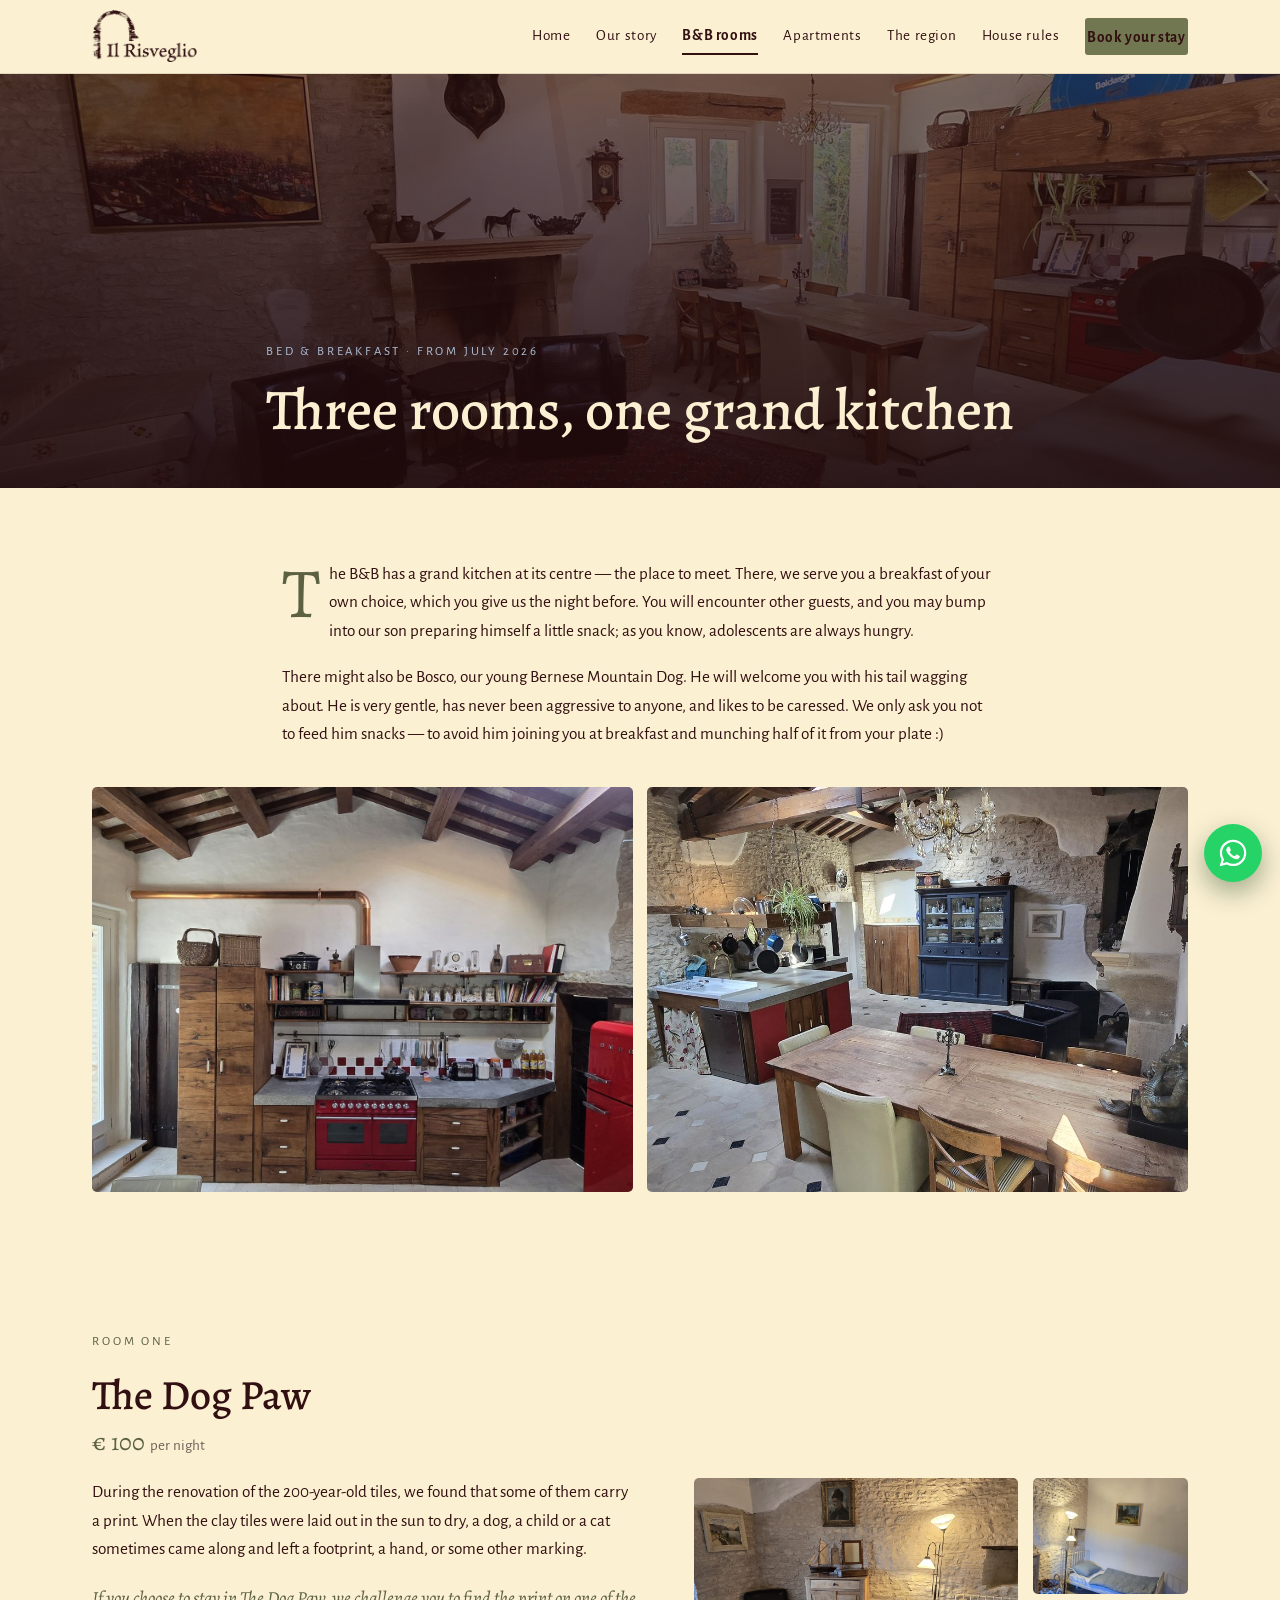
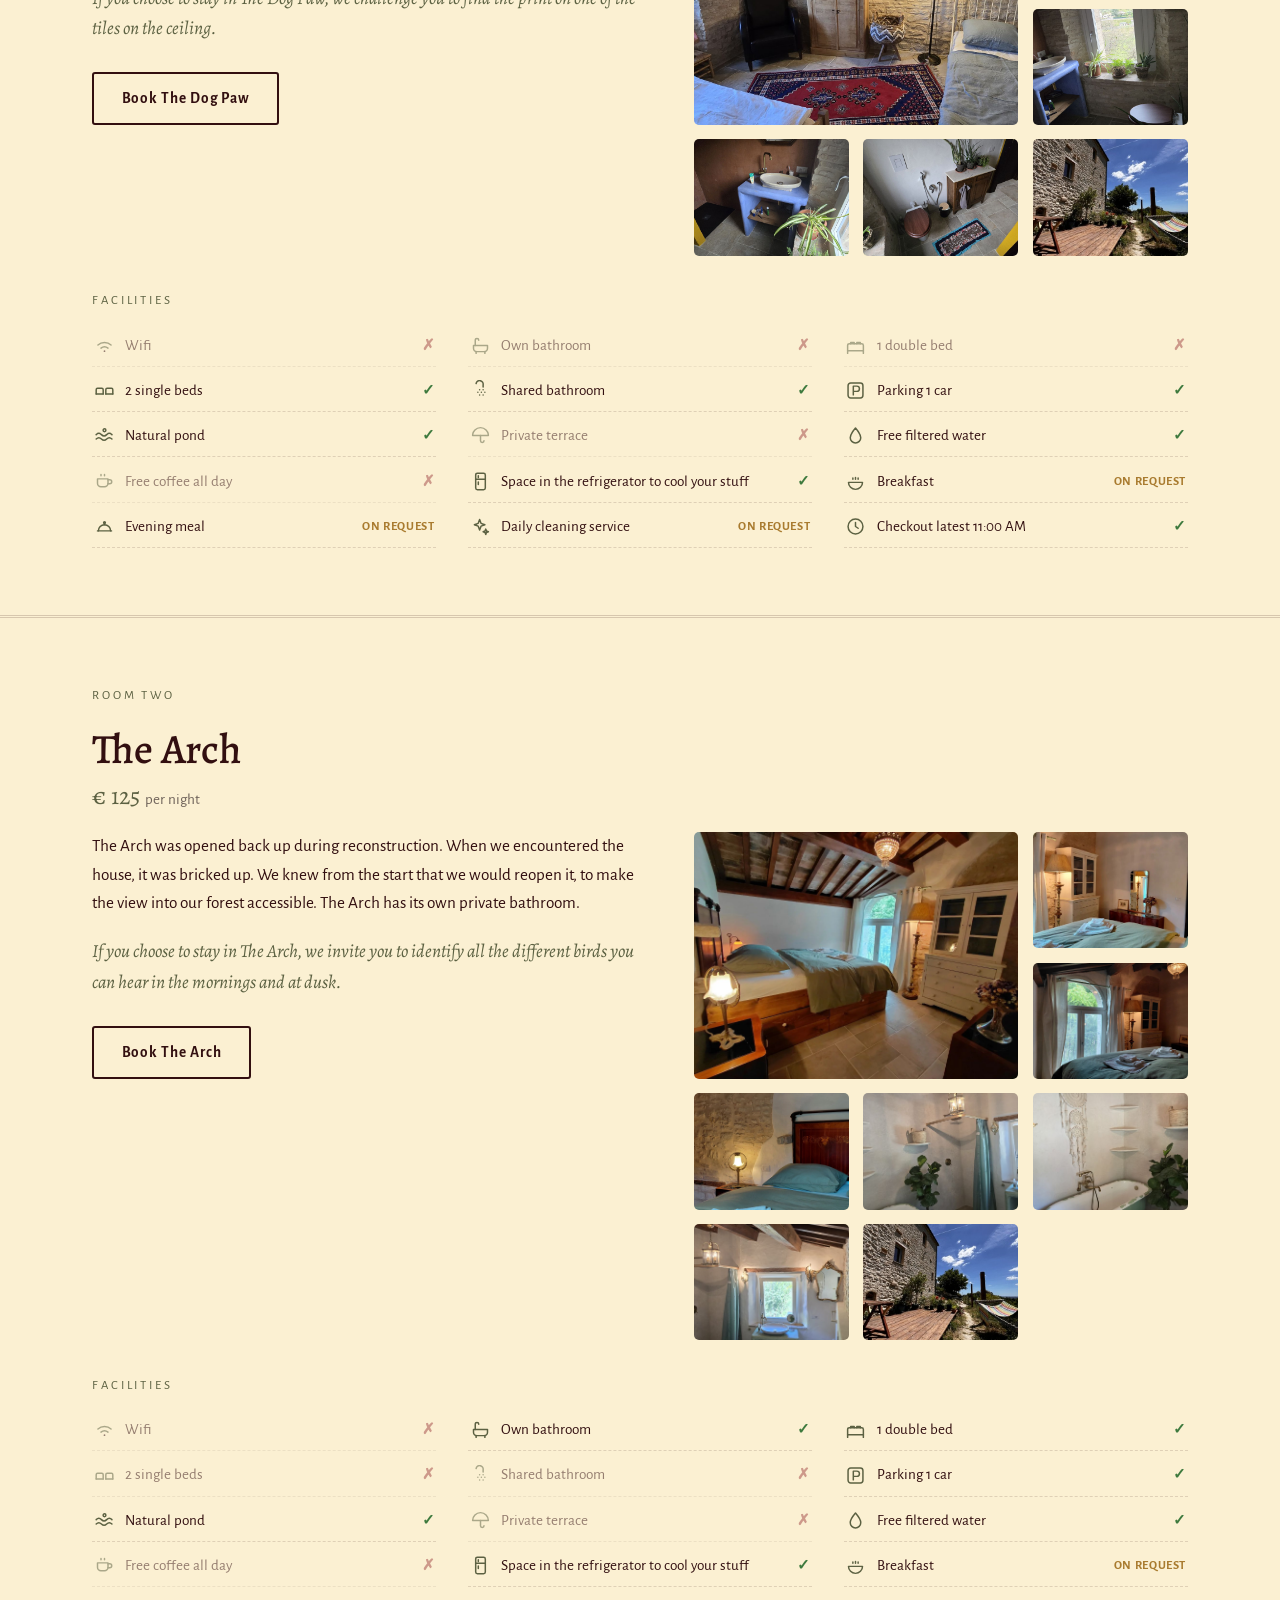
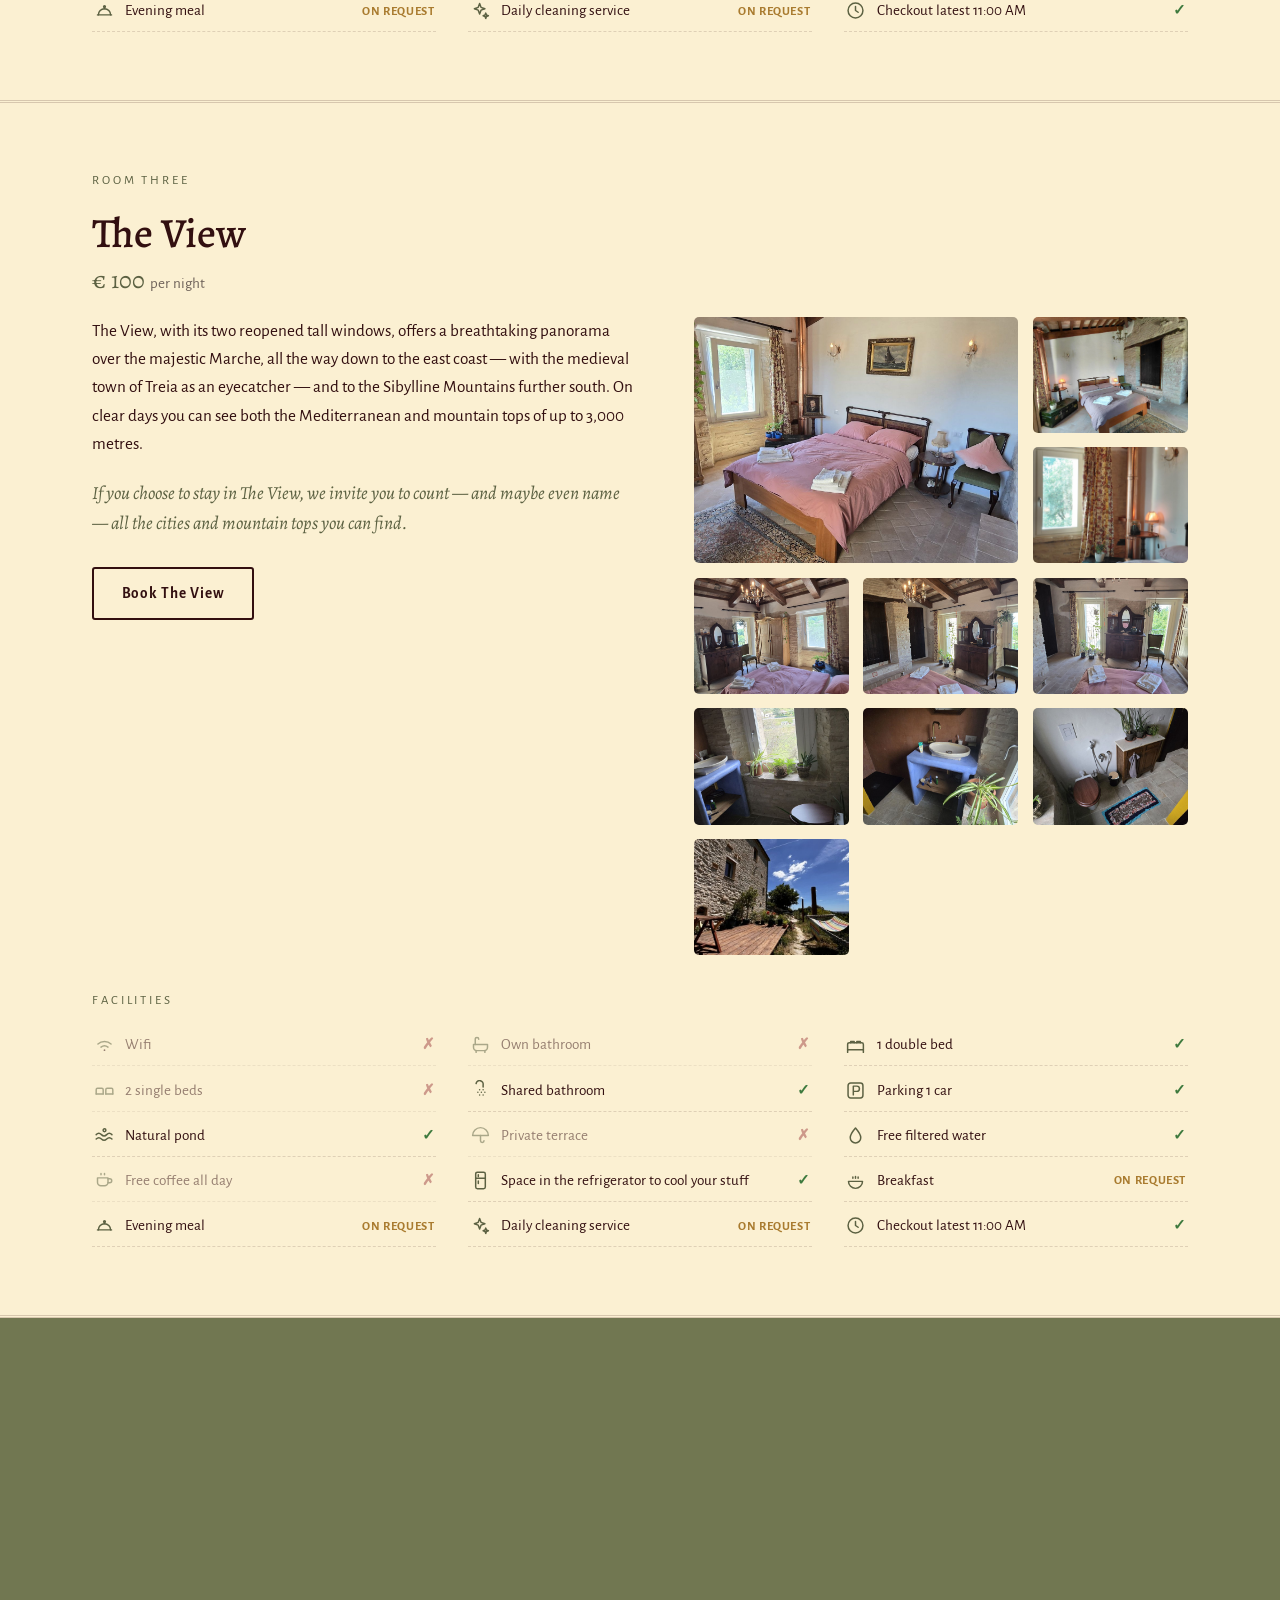
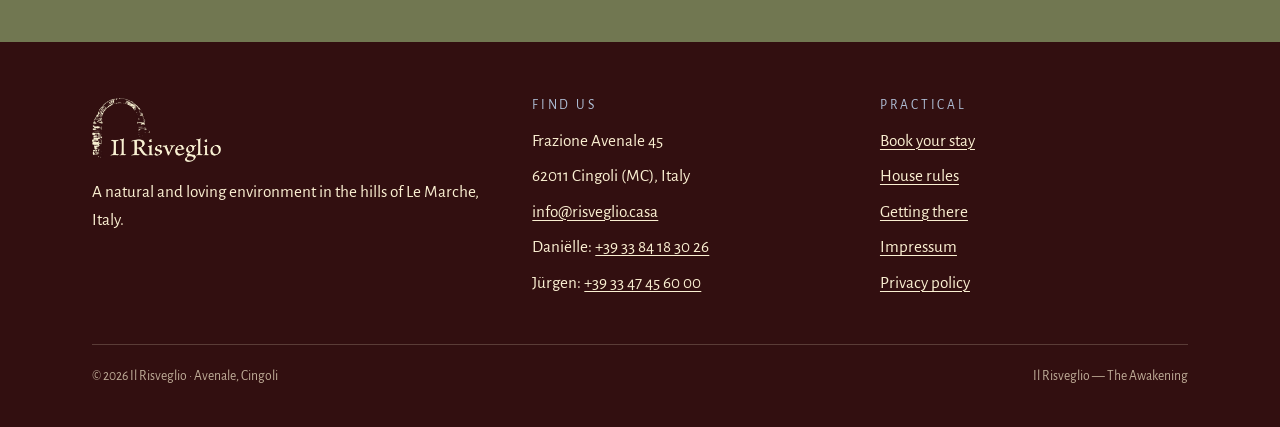
<file: rooms.html>
<!DOCTYPE html>
<html lang="en">
<head>
<meta charset="UTF-8">
<meta name="viewport" content="width=device-width, initial-scale=1.0">
<title>B&amp;B rooms — Il Risveglio</title>
<meta name="description" content="Three B&amp;B rooms at Il Risveglio in Le Marche: The Dog Paw, The Arch and The View. Breakfast in the grand kitchen. Opening July 2026.">
<link rel="stylesheet" href="css/style.css">
<link rel="icon" type="image/png" href="images/logo-dark.png">
</head>
<body>

<header class="site-header">
  <div class="bar">
    <a class="brand" href="/" aria-label="Il Risveglio — home">
      <img src="images/logo-dark.png" alt="Il Risveglio">
    </a>
    <button class="nav-toggle" aria-expanded="false" aria-controls="nav">Menu</button>
    <nav class="site-nav" id="nav" aria-label="Main navigation">
      <a href="/">Home</a>
      <a href="/story">Our story</a>
      <a href="/rooms" aria-current="page">B&amp;B rooms</a>
      <a href="/apartments">Apartments</a>
      <a href="/region">The region</a>
      <a href="/rules">House rules</a>
      <a class="btn btn-solid" href="/contact">Book your stay</a>
    </nav>
  </div>
</header>

<main>

  <section class="page-hero with-img">
    <div class="bg" style="background-image:url('images/kitchen-2.jpg')"></div>
    <div class="wrap inner">
      <p class="eyebrow">Bed &amp; Breakfast · from July 2026</p>
      <h1>Three rooms, one grand kitchen</h1>
    </div>
  </section>

  <section class="section">
    <div class="wrap narrow prose">
      <p class="dropcap">The B&amp;B has a grand kitchen at its centre — the place to meet. There, we serve you a breakfast of your own choice, which you give us the night before. You will encounter other guests, and you may bump into our son preparing himself a little snack; as you know, adolescents are always hungry.</p>
      <p>There might also be Bosco, our young Bernese Mountain Dog. He will welcome you with his tail wagging about. He is very gentle, has never been aggressive to anyone, and likes to be caressed. We only ask you not to feed him snacks — to avoid him joining you at breakfast and munching half of it from your plate :)</p>
    </div>
    <div class="wrap" style="margin-top:2.4rem">
      <div class="gallery" style="grid-template-columns:1fr 1fr" aria-label="Photos of the grand kitchen">
        <a href="images/kitchen-1.jpg" style="grid-column:auto;grid-row:auto"><img src="images/kitchen-1.jpg" alt="The grand kitchen of Il Risveglio — the place to meet"></a>
        <a href="images/kitchen-3.jpg"><img src="images/kitchen-3.jpg" alt="The grand kitchen of Il Risveglio"></a>
      </div>
    </div>
  </section>

  <!-- ============ THE DOG PAW ============ -->
  <section class="room tint" id="dog-paw">
    <div class="wrap">
      <div class="head">
        <p class="eyebrow" style="margin:0">Room one</p>
      </div>
      <h2>The Dog Paw</h2>
      <p class="price">&euro; 100 <span>per night</span></p>
      <div class="two-col" style="margin-top:1rem;align-items:start">
        <div class="prose">
          <p>During the renovation of the 200-year-old tiles, we found that some of them carry a print. When the clay tiles were laid out in the sun to dry, a dog, a child or a cat sometimes came along and left a footprint, a hand, or some other marking.</p>
          <p class="invite">If you choose to stay in The Dog Paw, we challenge you to find the print on one of the tiles on the ceiling.</p>
          <a class="btn btn-ink" href="/contact">Book The Dog Paw</a>
        </div>
        <div class="gallery" aria-label="Photos of The Dog Paw">
          <a href="images/dogpaw-2.jpg"><img src="images/dogpaw-2.jpg" alt="The Dog Paw — bedroom with two single beds under the historic tiled ceiling"></a>
          <a href="images/dogpaw-3.jpg"><img src="images/dogpaw-3.jpg" alt="The Dog Paw — interior"></a>
          <a href="images/bath-1.jpg"><img src="images/bath-1.jpg" alt="The shared bathroom of The Dog Paw and The View — washbasin"></a>
          <a href="images/bath-2.jpg"><img src="images/bath-2.jpg" alt="The shared bathroom of The Dog Paw and The View"></a>
          <a href="images/bath-3.jpg"><img src="images/bath-3.jpg" alt="The shared bathroom of The Dog Paw and The View — walk-in shower"></a>
          <a href="images/terrace.jpg"><img src="images/terrace.jpg" alt="The terrace next to the house"></a>
        </div>
      </div>
      <div class="facilities">
        <h4>Facilities</h4>
        <ul class="fac-grid">
        <li class="no"><svg viewBox="0 0 24 24"><path d="M4.5 11.5a11 11 0 0 1 15 0"/><path d="M8 15a6.5 6.5 0 0 1 8 0"/><circle cx="12" cy="18.5" r="1" fill="currentColor" stroke="none"/></svg> Wifi <span class="state">&#10007;</span></li>
        <li class="no"><svg viewBox="0 0 24 24"><path d="M4 12h16v3a4 4 0 0 1-4 4H8a4 4 0 0 1-4-4v-3Z"/><path d="M6 12V6a2 2 0 0 1 4 0"/><path d="M7 21v-2M17 21v-2"/></svg> Own bathroom <span class="state">&#10007;</span></li>
        <li class="no"><svg viewBox="0 0 24 24"><path d="M3 18v-6a2 2 0 0 1 2-2h14a2 2 0 0 1 2 2v6"/><path d="M3 18h18M3 21v-3M21 21v-3"/><path d="M6.5 10V8.5h4V10M13.5 10V8.5h4V10"/></svg> 1 double bed <span class="state">&#10007;</span></li>
        <li class="yes"><svg viewBox="0 0 24 24"><path d="M2.5 16v-5a1.5 1.5 0 0 1 1.5-1.5h5A1.5 1.5 0 0 1 10.5 11v5"/><path d="M2.5 16h8M13.5 16v-5A1.5 1.5 0 0 1 15 9.5h5a1.5 1.5 0 0 1 1.5 1.5v5"/><path d="M13.5 16h8"/></svg> 2 single beds <span class="state">&#10003;</span></li>
        <li class="yes"><svg viewBox="0 0 24 24"><path d="M7 4a4 4 0 0 1 8 1.5V8"/><path d="M11 11v.01M15 11v.01M13 14v.01M9 14v.01M17 14v.01M11 17v.01M15 17v.01"/></svg> Shared bathroom <span class="state">&#10003;</span></li>
        <li class="yes"><svg viewBox="0 0 24 24"><rect x="3.5" y="3.5" width="17" height="17" rx="3"/><path d="M9.5 17V7h4a3 3 0 0 1 0 6h-4"/></svg> Parking 1 car <span class="state">&#10003;</span></li>
        <li class="yes"><svg viewBox="0 0 24 24"><path d="M2.5 11c2-2 4-2 6 0s4 2 6 0 4-2 6 0"/><path d="M2.5 16c2-2 4-2 6 0s4 2 6 0 4-2 6 0"/><circle cx="12" cy="6" r="1.6"/></svg> Natural pond <span class="state">&#10003;</span></li>
        <li class="no"><svg viewBox="0 0 24 24"><path d="M12 3a9 9 0 0 1 9 9H3a9 9 0 0 1 9-9Z"/><path d="M12 12v6a2 2 0 0 0 4 0"/></svg> Private terrace <span class="state">&#10007;</span></li>
        <li class="yes"><svg viewBox="0 0 24 24"><path d="M12 3.5s6 7 6 11a6 6 0 0 1-12 0c0-4 6-11 6-11Z"/></svg> Free filtered water <span class="state">&#10003;</span></li>
        <li class="no"><svg viewBox="0 0 24 24"><path d="M4 9h12v5a4 4 0 0 1-4 4H8a4 4 0 0 1-4-4V9Z"/><path d="M16 10h2a2 2 0 0 1 0 4.5h-2"/><path d="M8 5.5V4M12 5.5V4"/></svg> Free coffee all day <span class="state">&#10007;</span></li>
        <li class="yes"><svg viewBox="0 0 24 24"><rect x="6.5" y="2.5" width="11" height="19" rx="2"/><path d="M6.5 9.5h11M9.5 5.5v2M9.5 12.5v3"/></svg> Space in the refrigerator to cool your stuff <span class="state">&#10003;</span></li>
        <li class="req"><svg viewBox="0 0 24 24"><path d="M4 13h16a8 8 0 0 1-16 0Z"/><path d="M9 9.5V8M12 9.5V7.5M15 9.5V8"/></svg> Breakfast <span class="state">on request</span></li>
        <li class="req"><svg viewBox="0 0 24 24"><path d="M4 17h16"/><path d="M5 17a7 7 0 0 1 14 0"/><path d="M12 10V8.5"/><circle cx="12" cy="7.5" r="1"/></svg> Evening meal <span class="state">on request</span></li>
        <li class="req"><svg viewBox="0 0 24 24"><path d="M11 4l1.6 4.4L17 10l-4.4 1.6L11 16l-1.6-4.4L5 10l4.4-1.6L11 4Z"/><path d="M18 15l.8 2.2L21 18l-2.2.8L18 21l-.8-2.2L15 18l2.2-.8L18 15Z"/></svg> Daily cleaning service <span class="state">on request</span></li>
        <li class="yes"><svg viewBox="0 0 24 24"><circle cx="12" cy="12" r="8.5"/><path d="M12 7.5V12l3 2"/></svg> Checkout latest 11:00 AM <span class="state">&#10003;</span></li>
        </ul>
      </div>
    </div>
  </section>

  <!-- ============ THE ARCH ============ -->
  <section class="room" id="the-arch">
    <div class="wrap">
      <div class="head">
        <p class="eyebrow" style="margin:0">Room two</p>
      </div>
      <h2>The Arch</h2>
      <p class="price">&euro; 125 <span>per night</span></p>
      <div class="two-col" style="margin-top:1rem;align-items:start">
        <div class="prose">
          <p>The Arch was opened back up during reconstruction. When we encountered the house, it was bricked up. We knew from the start that we would reopen it, to make the view into our forest accessible. The Arch has its own private bathroom.</p>
          <p class="invite">If you choose to stay in The Arch, we invite you to identify all the different birds you can hear in the mornings and at dusk.</p>
          <a class="btn btn-ink" href="/contact">Book The Arch</a>
        </div>
        <div class="gallery" aria-label="Photos of The Arch">
          <a href="images/arch-1.jpg"><img src="images/arch-1.jpg" alt="The Arch — the reopened arch looking into the forest"></a>
          <a href="images/arch-3.jpg"><img src="images/arch-3.jpg" alt="The Arch — bedroom detail"></a>
          <a href="images/arch-4.jpg"><img src="images/arch-4.jpg" alt="The Arch — bedroom seen from the window"></a>
          <a href="images/arch-5.jpg"><img src="images/arch-5.jpg" alt="The Arch — interior"></a>
          <a href="images/arch-bath-1.jpg"><img src="images/arch-bath-1.jpg" alt="The private bathroom of The Arch"></a>
          <a href="images/arch-bath-2.jpg"><img src="images/arch-bath-2.jpg" alt="The private bathroom of The Arch"></a>
          <a href="images/arch-bath-3.jpg"><img src="images/arch-bath-3.jpg" alt="The private bathroom of The Arch — walk-in shower"></a>
          <a href="images/terrace.jpg"><img src="images/terrace.jpg" alt="The terrace next to the house"></a>
        </div>
      </div>
      <div class="facilities">
        <h4>Facilities</h4>
        <ul class="fac-grid">
        <li class="no"><svg viewBox="0 0 24 24"><path d="M4.5 11.5a11 11 0 0 1 15 0"/><path d="M8 15a6.5 6.5 0 0 1 8 0"/><circle cx="12" cy="18.5" r="1" fill="currentColor" stroke="none"/></svg> Wifi <span class="state">&#10007;</span></li>
        <li class="yes"><svg viewBox="0 0 24 24"><path d="M4 12h16v3a4 4 0 0 1-4 4H8a4 4 0 0 1-4-4v-3Z"/><path d="M6 12V6a2 2 0 0 1 4 0"/><path d="M7 21v-2M17 21v-2"/></svg> Own bathroom <span class="state">&#10003;</span></li>
        <li class="yes"><svg viewBox="0 0 24 24"><path d="M3 18v-6a2 2 0 0 1 2-2h14a2 2 0 0 1 2 2v6"/><path d="M3 18h18M3 21v-3M21 21v-3"/><path d="M6.5 10V8.5h4V10M13.5 10V8.5h4V10"/></svg> 1 double bed <span class="state">&#10003;</span></li>
        <li class="no"><svg viewBox="0 0 24 24"><path d="M2.5 16v-5a1.5 1.5 0 0 1 1.5-1.5h5A1.5 1.5 0 0 1 10.5 11v5"/><path d="M2.5 16h8M13.5 16v-5A1.5 1.5 0 0 1 15 9.5h5a1.5 1.5 0 0 1 1.5 1.5v5"/><path d="M13.5 16h8"/></svg> 2 single beds <span class="state">&#10007;</span></li>
        <li class="no"><svg viewBox="0 0 24 24"><path d="M7 4a4 4 0 0 1 8 1.5V8"/><path d="M11 11v.01M15 11v.01M13 14v.01M9 14v.01M17 14v.01M11 17v.01M15 17v.01"/></svg> Shared bathroom <span class="state">&#10007;</span></li>
        <li class="yes"><svg viewBox="0 0 24 24"><rect x="3.5" y="3.5" width="17" height="17" rx="3"/><path d="M9.5 17V7h4a3 3 0 0 1 0 6h-4"/></svg> Parking 1 car <span class="state">&#10003;</span></li>
        <li class="yes"><svg viewBox="0 0 24 24"><path d="M2.5 11c2-2 4-2 6 0s4 2 6 0 4-2 6 0"/><path d="M2.5 16c2-2 4-2 6 0s4 2 6 0 4-2 6 0"/><circle cx="12" cy="6" r="1.6"/></svg> Natural pond <span class="state">&#10003;</span></li>
        <li class="no"><svg viewBox="0 0 24 24"><path d="M12 3a9 9 0 0 1 9 9H3a9 9 0 0 1 9-9Z"/><path d="M12 12v6a2 2 0 0 0 4 0"/></svg> Private terrace <span class="state">&#10007;</span></li>
        <li class="yes"><svg viewBox="0 0 24 24"><path d="M12 3.5s6 7 6 11a6 6 0 0 1-12 0c0-4 6-11 6-11Z"/></svg> Free filtered water <span class="state">&#10003;</span></li>
        <li class="no"><svg viewBox="0 0 24 24"><path d="M4 9h12v5a4 4 0 0 1-4 4H8a4 4 0 0 1-4-4V9Z"/><path d="M16 10h2a2 2 0 0 1 0 4.5h-2"/><path d="M8 5.5V4M12 5.5V4"/></svg> Free coffee all day <span class="state">&#10007;</span></li>
        <li class="yes"><svg viewBox="0 0 24 24"><rect x="6.5" y="2.5" width="11" height="19" rx="2"/><path d="M6.5 9.5h11M9.5 5.5v2M9.5 12.5v3"/></svg> Space in the refrigerator to cool your stuff <span class="state">&#10003;</span></li>
        <li class="req"><svg viewBox="0 0 24 24"><path d="M4 13h16a8 8 0 0 1-16 0Z"/><path d="M9 9.5V8M12 9.5V7.5M15 9.5V8"/></svg> Breakfast <span class="state">on request</span></li>
        <li class="req"><svg viewBox="0 0 24 24"><path d="M4 17h16"/><path d="M5 17a7 7 0 0 1 14 0"/><path d="M12 10V8.5"/><circle cx="12" cy="7.5" r="1"/></svg> Evening meal <span class="state">on request</span></li>
        <li class="req"><svg viewBox="0 0 24 24"><path d="M11 4l1.6 4.4L17 10l-4.4 1.6L11 16l-1.6-4.4L5 10l4.4-1.6L11 4Z"/><path d="M18 15l.8 2.2L21 18l-2.2.8L18 21l-.8-2.2L15 18l2.2-.8L18 15Z"/></svg> Daily cleaning service <span class="state">on request</span></li>
        <li class="yes"><svg viewBox="0 0 24 24"><circle cx="12" cy="12" r="8.5"/><path d="M12 7.5V12l3 2"/></svg> Checkout latest 11:00 AM <span class="state">&#10003;</span></li>
        </ul>
      </div>
    </div>
  </section>

  <!-- ============ THE VIEW ============ -->
  <section class="room tint" id="the-view">
    <div class="wrap">
      <div class="head">
        <p class="eyebrow" style="margin:0">Room three</p>
      </div>
      <h2>The View</h2>
      <p class="price">&euro; 100 <span>per night</span></p>
      <div class="two-col" style="margin-top:1rem;align-items:start">
        <div class="prose">
          <p>The View, with its two reopened tall windows, offers a breathtaking panorama over the majestic Marche, all the way down to the east coast — with the medieval town of Treia as an eyecatcher — and to the Sibylline Mountains further south. On clear days you can see both the Mediterranean and mountain tops of up to 3,000 metres.</p>
          <p class="invite">If you choose to stay in The View, we invite you to count — and maybe even name — all the cities and mountain tops you can find.</p>
          <a class="btn btn-ink" href="/contact">Book The View</a>
        </div>
        <div class="gallery" aria-label="Photos of The View">
          <a href="images/view-room-1.jpg"><img src="images/view-room-1.jpg" alt="The View — the bedroom with its double bed and antique wardrobe"></a>
          <a href="images/view-7.jpg"><img src="images/view-7.jpg" alt="The View — panorama over the Marche hills"></a>
          <a href="images/view-1.jpg"><img src="images/view-1.jpg" alt="The View — one of the reopened tall windows"></a>
          <a href="images/view-room-2.jpg"><img src="images/view-room-2.jpg" alt="The View — chandelier, beamed ceiling and the valley through the window"></a>
          <a href="images/view-room-3.jpg"><img src="images/view-room-3.jpg" alt="The View — original wooden shutters in the stone wall"></a>
          <a href="images/view-room-4.jpg"><img src="images/view-room-4.jpg" alt="The View — antique dresser between the two tall windows"></a>
          <a href="images/bath-1.jpg"><img src="images/bath-1.jpg" alt="The shared bathroom of The Dog Paw and The View — washbasin"></a>
          <a href="images/bath-2.jpg"><img src="images/bath-2.jpg" alt="The shared bathroom of The Dog Paw and The View"></a>
          <a href="images/bath-3.jpg"><img src="images/bath-3.jpg" alt="The shared bathroom of The Dog Paw and The View — walk-in shower"></a>
          <a href="images/terrace.jpg"><img src="images/terrace.jpg" alt="The terrace next to the house"></a>
        </div>
      </div>
      <div class="facilities">
        <h4>Facilities</h4>
        <ul class="fac-grid">
        <li class="no"><svg viewBox="0 0 24 24"><path d="M4.5 11.5a11 11 0 0 1 15 0"/><path d="M8 15a6.5 6.5 0 0 1 8 0"/><circle cx="12" cy="18.5" r="1" fill="currentColor" stroke="none"/></svg> Wifi <span class="state">&#10007;</span></li>
        <li class="no"><svg viewBox="0 0 24 24"><path d="M4 12h16v3a4 4 0 0 1-4 4H8a4 4 0 0 1-4-4v-3Z"/><path d="M6 12V6a2 2 0 0 1 4 0"/><path d="M7 21v-2M17 21v-2"/></svg> Own bathroom <span class="state">&#10007;</span></li>
        <li class="yes"><svg viewBox="0 0 24 24"><path d="M3 18v-6a2 2 0 0 1 2-2h14a2 2 0 0 1 2 2v6"/><path d="M3 18h18M3 21v-3M21 21v-3"/><path d="M6.5 10V8.5h4V10M13.5 10V8.5h4V10"/></svg> 1 double bed <span class="state">&#10003;</span></li>
        <li class="no"><svg viewBox="0 0 24 24"><path d="M2.5 16v-5a1.5 1.5 0 0 1 1.5-1.5h5A1.5 1.5 0 0 1 10.5 11v5"/><path d="M2.5 16h8M13.5 16v-5A1.5 1.5 0 0 1 15 9.5h5a1.5 1.5 0 0 1 1.5 1.5v5"/><path d="M13.5 16h8"/></svg> 2 single beds <span class="state">&#10007;</span></li>
        <li class="yes"><svg viewBox="0 0 24 24"><path d="M7 4a4 4 0 0 1 8 1.5V8"/><path d="M11 11v.01M15 11v.01M13 14v.01M9 14v.01M17 14v.01M11 17v.01M15 17v.01"/></svg> Shared bathroom <span class="state">&#10003;</span></li>
        <li class="yes"><svg viewBox="0 0 24 24"><rect x="3.5" y="3.5" width="17" height="17" rx="3"/><path d="M9.5 17V7h4a3 3 0 0 1 0 6h-4"/></svg> Parking 1 car <span class="state">&#10003;</span></li>
        <li class="yes"><svg viewBox="0 0 24 24"><path d="M2.5 11c2-2 4-2 6 0s4 2 6 0 4-2 6 0"/><path d="M2.5 16c2-2 4-2 6 0s4 2 6 0 4-2 6 0"/><circle cx="12" cy="6" r="1.6"/></svg> Natural pond <span class="state">&#10003;</span></li>
        <li class="no"><svg viewBox="0 0 24 24"><path d="M12 3a9 9 0 0 1 9 9H3a9 9 0 0 1 9-9Z"/><path d="M12 12v6a2 2 0 0 0 4 0"/></svg> Private terrace <span class="state">&#10007;</span></li>
        <li class="yes"><svg viewBox="0 0 24 24"><path d="M12 3.5s6 7 6 11a6 6 0 0 1-12 0c0-4 6-11 6-11Z"/></svg> Free filtered water <span class="state">&#10003;</span></li>
        <li class="no"><svg viewBox="0 0 24 24"><path d="M4 9h12v5a4 4 0 0 1-4 4H8a4 4 0 0 1-4-4V9Z"/><path d="M16 10h2a2 2 0 0 1 0 4.5h-2"/><path d="M8 5.5V4M12 5.5V4"/></svg> Free coffee all day <span class="state">&#10007;</span></li>
        <li class="yes"><svg viewBox="0 0 24 24"><rect x="6.5" y="2.5" width="11" height="19" rx="2"/><path d="M6.5 9.5h11M9.5 5.5v2M9.5 12.5v3"/></svg> Space in the refrigerator to cool your stuff <span class="state">&#10003;</span></li>
        <li class="req"><svg viewBox="0 0 24 24"><path d="M4 13h16a8 8 0 0 1-16 0Z"/><path d="M9 9.5V8M12 9.5V7.5M15 9.5V8"/></svg> Breakfast <span class="state">on request</span></li>
        <li class="req"><svg viewBox="0 0 24 24"><path d="M4 17h16"/><path d="M5 17a7 7 0 0 1 14 0"/><path d="M12 10V8.5"/><circle cx="12" cy="7.5" r="1"/></svg> Evening meal <span class="state">on request</span></li>
        <li class="req"><svg viewBox="0 0 24 24"><path d="M11 4l1.6 4.4L17 10l-4.4 1.6L11 16l-1.6-4.4L5 10l4.4-1.6L11 4Z"/><path d="M18 15l.8 2.2L21 18l-2.2.8L18 21l-.8-2.2L15 18l2.2-.8L18 15Z"/></svg> Daily cleaning service <span class="state">on request</span></li>
        <li class="yes"><svg viewBox="0 0 24 24"><circle cx="12" cy="12" r="8.5"/><path d="M12 7.5V12l3 2"/></svg> Checkout latest 11:00 AM <span class="state">&#10003;</span></li>
        </ul>
      </div>
    </div>
  </section>

  <section class="section olive" style="text-align:center">
    <div class="wrap narrow reveal">
      <h2>Which room calls you?</h2>
      <p style="margin:1.2rem 0 2rem">Send us a booking request — we reply to every message personally.</p>
      <a class="btn btn-ghost" href="/contact">Request your stay</a>
    </div>
  </section>

</main>

<footer class="site-footer">
  <div class="wrap">
    <div class="cols">
      <div>
        <img src="images/logo-light.png" alt="Il Risveglio">
        <p>A natural and loving environment in the hills of Le Marche, Italy.</p>
      </div>
      <div>
        <h4>Find us</h4>
        <ul>
          <li>Frazione Avenale 45</li>
          <li>62011 Cingoli (MC), Italy</li>
          <li><a href="mailto:info@risveglio.casa">info@risveglio.casa</a></li>
          <li>Daniëlle: <a href="tel:+393384183026">+39 33 84 18 30 26</a></li>
          <li>Jürgen: <a href="tel:+393347456000">+39 33 47 45 60 00</a></li>
        </ul>
      </div>
      <div>
        <h4>Practical</h4>
        <ul>
          <li><a href="/contact">Book your stay</a></li>
          <li><a href="/rules">House rules</a></li>
          <li><a href="/region#getting-there">Getting there</a></li>
          <li><a href="/impressum">Impressum</a></li>
          <li><a href="/privacy">Privacy policy</a></li>
        </ul>
      </div>
    </div>
    <div class="fine">
      <span>© 2026 Il Risveglio · Avenale, Cingoli</span>
      <span>Il Risveglio — The Awakening</span>
    </div>
  </div>
</footer>

<a class="wa-float" href="https://wa.me/393384183026?text=Hello%20Il%20Risveglio!%20I%20would%20like%20to%20book%20a%20stay%20from%20...%20to%20...%20Is%20this%20period%20available%3F" target="_blank" rel="noopener" aria-label="Chat with us on WhatsApp"><svg viewBox="0 0 24 24" aria-hidden="true"><path d="M12.04 2c-5.46 0-9.9 4.44-9.9 9.9 0 1.75.46 3.45 1.33 4.95L2 22l5.3-1.39a9.87 9.87 0 0 0 4.74 1.21h.01c5.46 0 9.9-4.44 9.9-9.9 0-2.65-1.03-5.14-2.9-7.01A9.83 9.83 0 0 0 12.04 2Zm0 18.15h-.01a8.2 8.2 0 0 1-4.19-1.15l-.3-.18-3.12.82.83-3.04-.2-.31a8.2 8.2 0 0 1-1.26-4.38c0-4.54 3.7-8.24 8.25-8.24 2.2 0 4.27.86 5.82 2.42a8.18 8.18 0 0 1 2.41 5.83c0 4.54-3.7 8.23-8.23 8.23Zm4.52-6.16c-.25-.13-1.47-.72-1.69-.81-.23-.08-.39-.12-.56.13-.16.24-.64.8-.78.97-.14.16-.29.18-.54.06-.25-.13-1.05-.39-2-1.23-.73-.66-1.23-1.47-1.38-1.72-.14-.24-.01-.38.11-.5.11-.11.25-.29.37-.43.12-.14.16-.25.25-.41.08-.17.04-.31-.02-.43-.06-.13-.56-1.34-.76-1.84-.2-.48-.41-.42-.56-.43l-.48-.01c-.16 0-.43.06-.66.31-.22.24-.86.85-.86 2.07 0 1.22.89 2.4 1.01 2.56.12.17 1.75 2.67 4.23 3.74.59.26 1.05.41 1.41.52.6.19 1.14.16 1.57.1.48-.07 1.47-.6 1.67-1.18.21-.58.21-1.07.15-1.18-.06-.1-.23-.16-.48-.29Z"/></svg></a>

<script src="js/main.js"></script>
</body>
</html>
</file>
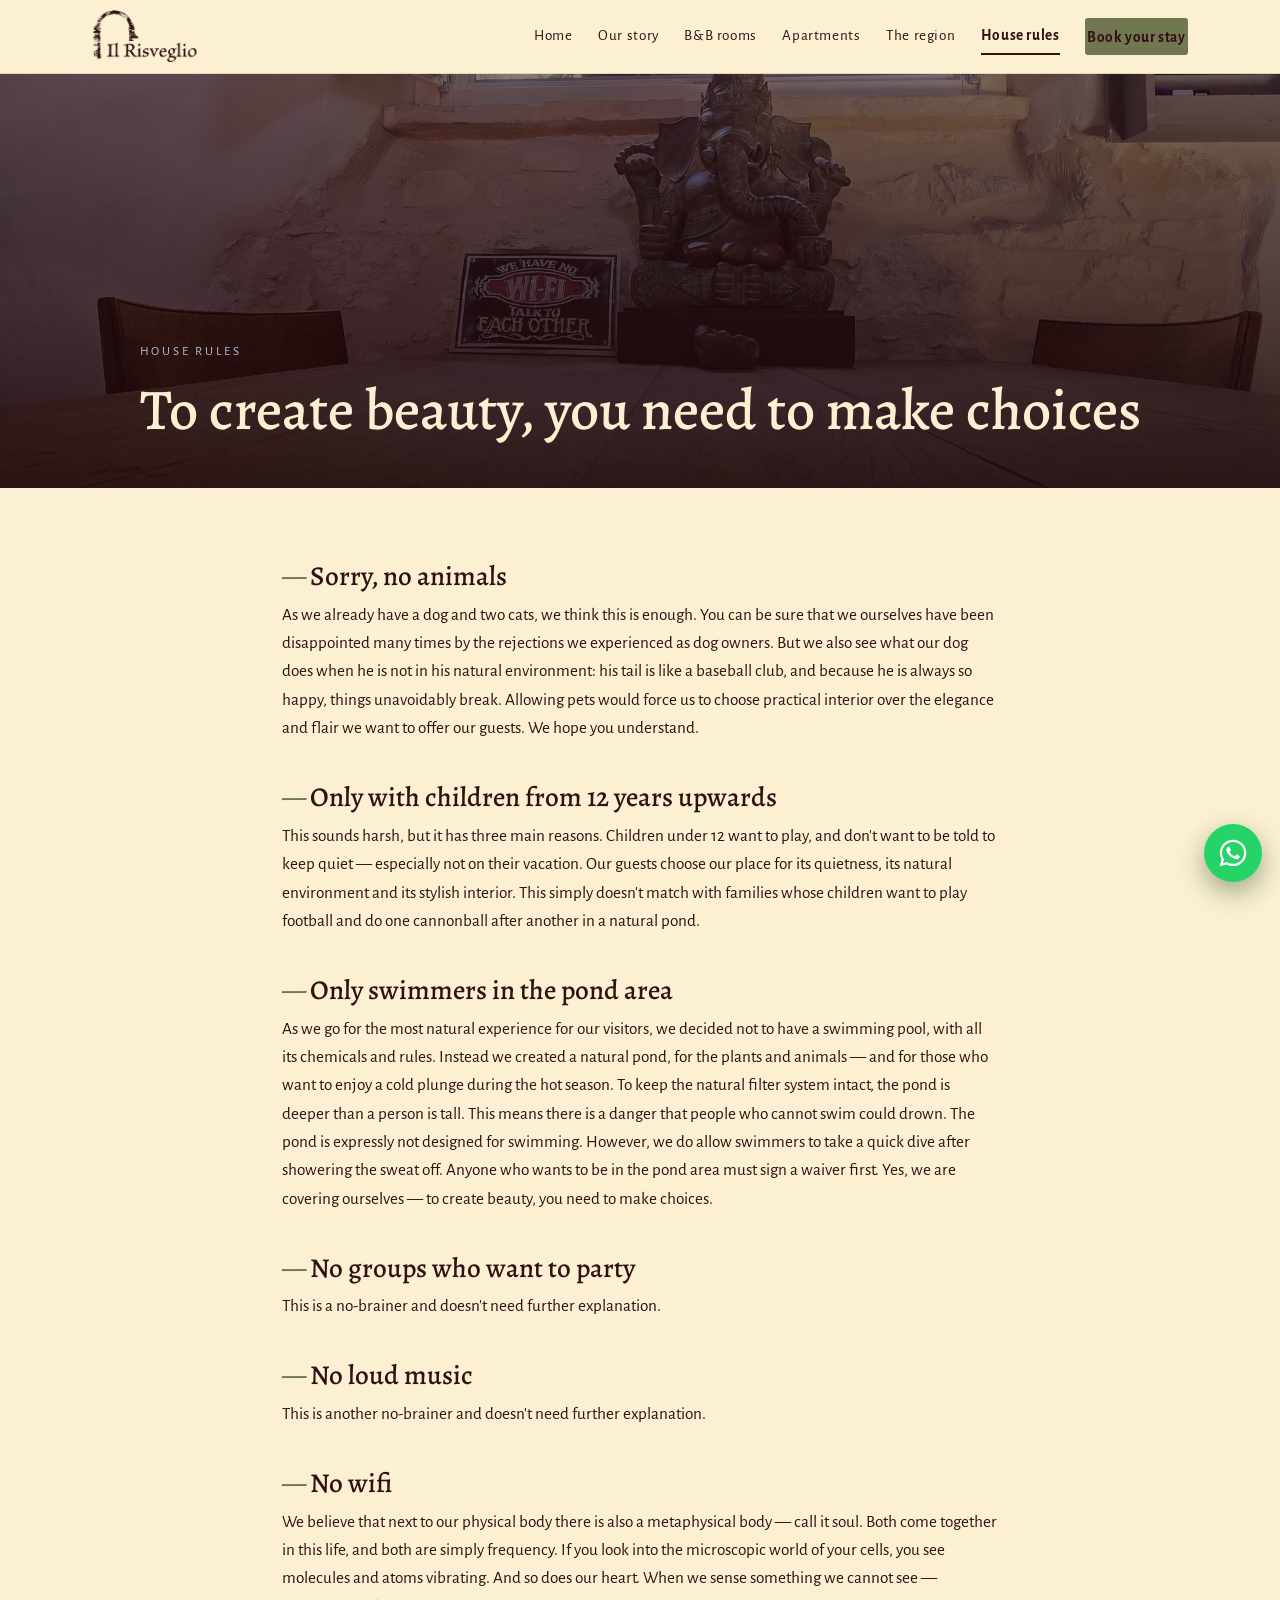
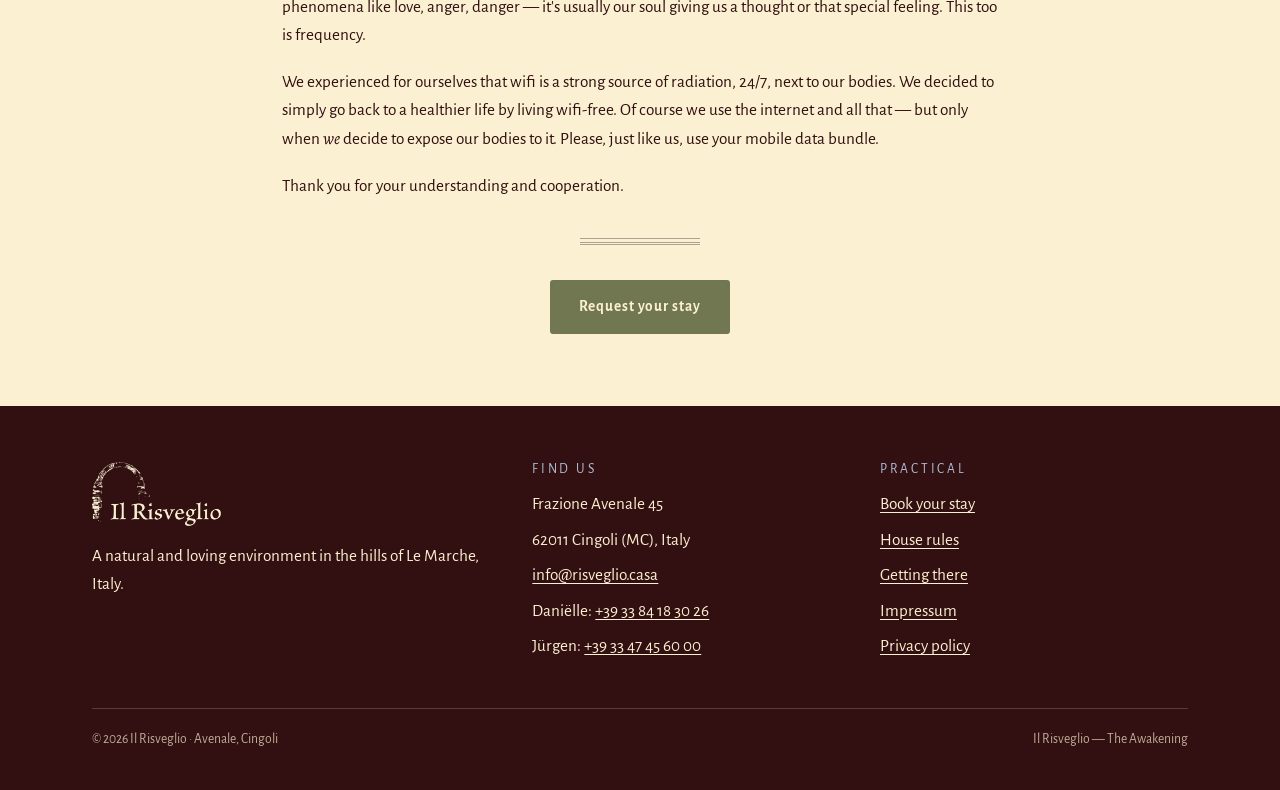
<file: rules.html>
<!DOCTYPE html>
<html lang="en">
<head>
<meta charset="UTF-8">
<meta name="viewport" content="width=device-width, initial-scale=1.0">
<title>House rules — Il Risveglio</title>
<meta name="description" content="The house rules of Il Risveglio: no pets, no children under 12, no non-swimmers in the pond area, no party groups, no loud music, and a wifi-free house.">
<link rel="stylesheet" href="css/style.css">
<link rel="icon" type="image/png" href="images/logo-dark.png">
</head>
<body>

<header class="site-header">
  <div class="bar">
    <a class="brand" href="/" aria-label="Il Risveglio — home">
      <img src="images/logo-dark.png" alt="Il Risveglio">
    </a>
    <button class="nav-toggle" aria-expanded="false" aria-controls="nav">Menu</button>
    <nav class="site-nav" id="nav" aria-label="Main navigation">
      <a href="/">Home</a>
      <a href="/story">Our story</a>
      <a href="/rooms">B&amp;B rooms</a>
      <a href="/apartments">Apartments</a>
      <a href="/region">The region</a>
      <a href="/rules" aria-current="page">House rules</a>
      <a class="btn btn-solid" href="/contact">Book your stay</a>
    </nav>
  </div>
</header>

<main>

  <section class="page-hero with-img">
    <div class="bg" style="background-image:url('images/rules-hero.jpg')"></div>
    <div class="wrap inner">
      <p class="eyebrow">House rules</p>
      <h1>To create beauty, you need to make choices</h1>
    </div>
  </section>

  <section class="section">
    <div class="wrap narrow">

      <div class="rule-item prose">
        <h3>Sorry, no animals</h3>
        <p>As we already have a dog and two cats, we think this is enough. You can be sure that we ourselves have been disappointed many times by the rejections we experienced as dog owners. But we also see what our dog does when he is not in his natural environment: his tail is like a baseball club, and because he is always so happy, things unavoidably break. Allowing pets would force us to choose practical interior over the elegance and flair we want to offer our guests. We hope you understand.</p>
      </div>

      <div class="rule-item prose">
        <h3>Only with children from 12 years upwards</h3>
        <p>This sounds harsh, but it has three main reasons. Children under 12 want to play, and don't want to be told to keep quiet — especially not on their vacation. Our guests choose our place for its quietness, its natural environment and its stylish interior. This simply doesn't match with families whose children want to play football and do one cannonball after another in a natural pond.</p>
      </div>

      <div class="rule-item prose">
        <h3>Only swimmers in the pond area</h3>
        <p>As we go for the most natural experience for our visitors, we decided not to have a swimming pool, with all its chemicals and rules. Instead we created a natural pond, for the plants and animals — and for those who want to enjoy a cold plunge during the hot season. To keep the natural filter system intact, the pond is deeper than a person is tall. This means there is a danger that people who cannot swim could drown. The pond is expressly not designed for swimming. However, we do allow swimmers to take a quick dive after showering the sweat off. Anyone who wants to be in the pond area must sign a waiver first. Yes, we are covering ourselves — to create beauty, you need to make choices.</p>
      </div>

      <div class="rule-item prose">
        <h3>No groups who want to party</h3>
        <p>This is a no-brainer and doesn't need further explanation.</p>
      </div>

      <div class="rule-item prose">
        <h3>No loud music</h3>
        <p>This is another no-brainer and doesn't need further explanation.</p>
      </div>

      <div class="rule-item prose">
        <h3>No wifi</h3>
        <p>We believe that next to our physical body there is also a metaphysical body — call it soul. Both come together in this life, and both are simply frequency. If you look into the microscopic world of your cells, you see molecules and atoms vibrating. And so does our heart. When we sense something we cannot see — phenomena like love, anger, danger — it's usually our soul giving us a thought or that special feeling. This too is frequency.</p>
        <p>We experienced for ourselves that wifi is a strong source of radiation, 24/7, next to our bodies. We decided to simply go back to a healthier life by living wifi-free. Of course we use the internet and all that — but only when <em>we</em> decide to expose our bodies to it. Please, just like us, use your mobile data bundle.</p>
        <p>Thank you for your understanding and cooperation.</p>
      </div>

      <hr class="rule">
      <p style="text-align:center"><a class="btn btn-solid" href="/contact">Request your stay</a></p>

    </div>
  </section>

</main>

<footer class="site-footer">
  <div class="wrap">
    <div class="cols">
      <div>
        <img src="images/logo-light.png" alt="Il Risveglio">
        <p>A natural and loving environment in the hills of Le Marche, Italy.</p>
      </div>
      <div>
        <h4>Find us</h4>
        <ul>
          <li>Frazione Avenale 45</li>
          <li>62011 Cingoli (MC), Italy</li>
          <li><a href="mailto:info@risveglio.casa">info@risveglio.casa</a></li>
          <li>Daniëlle: <a href="tel:+393384183026">+39 33 84 18 30 26</a></li>
          <li>Jürgen: <a href="tel:+393347456000">+39 33 47 45 60 00</a></li>
        </ul>
      </div>
      <div>
        <h4>Practical</h4>
        <ul>
          <li><a href="/contact">Book your stay</a></li>
          <li><a href="/rules">House rules</a></li>
          <li><a href="/region#getting-there">Getting there</a></li>
          <li><a href="/impressum">Impressum</a></li>
          <li><a href="/privacy">Privacy policy</a></li>
        </ul>
      </div>
    </div>
    <div class="fine">
      <span>© 2026 Il Risveglio · Avenale, Cingoli</span>
      <span>Il Risveglio — The Awakening</span>
    </div>
  </div>
</footer>

<a class="wa-float" href="https://wa.me/393384183026?text=Hello%20Il%20Risveglio!%20I%20would%20like%20to%20book%20a%20stay%20from%20...%20to%20...%20Is%20this%20period%20available%3F" target="_blank" rel="noopener" aria-label="Chat with us on WhatsApp"><svg viewBox="0 0 24 24" aria-hidden="true"><path d="M12.04 2c-5.46 0-9.9 4.44-9.9 9.9 0 1.75.46 3.45 1.33 4.95L2 22l5.3-1.39a9.87 9.87 0 0 0 4.74 1.21h.01c5.46 0 9.9-4.44 9.9-9.9 0-2.65-1.03-5.14-2.9-7.01A9.83 9.83 0 0 0 12.04 2Zm0 18.15h-.01a8.2 8.2 0 0 1-4.19-1.15l-.3-.18-3.12.82.83-3.04-.2-.31a8.2 8.2 0 0 1-1.26-4.38c0-4.54 3.7-8.24 8.25-8.24 2.2 0 4.27.86 5.82 2.42a8.18 8.18 0 0 1 2.41 5.83c0 4.54-3.7 8.23-8.23 8.23Zm4.52-6.16c-.25-.13-1.47-.72-1.69-.81-.23-.08-.39-.12-.56.13-.16.24-.64.8-.78.97-.14.16-.29.18-.54.06-.25-.13-1.05-.39-2-1.23-.73-.66-1.23-1.47-1.38-1.72-.14-.24-.01-.38.11-.5.11-.11.25-.29.37-.43.12-.14.16-.25.25-.41.08-.17.04-.31-.02-.43-.06-.13-.56-1.34-.76-1.84-.2-.48-.41-.42-.56-.43l-.48-.01c-.16 0-.43.06-.66.31-.22.24-.86.85-.86 2.07 0 1.22.89 2.4 1.01 2.56.12.17 1.75 2.67 4.23 3.74.59.26 1.05.41 1.41.52.6.19 1.14.16 1.57.1.48-.07 1.47-.6 1.67-1.18.21-.58.21-1.07.15-1.18-.06-.1-.23-.16-.48-.29Z"/></svg></a>

<script src="js/main.js"></script>
</body>
</html>
</file>
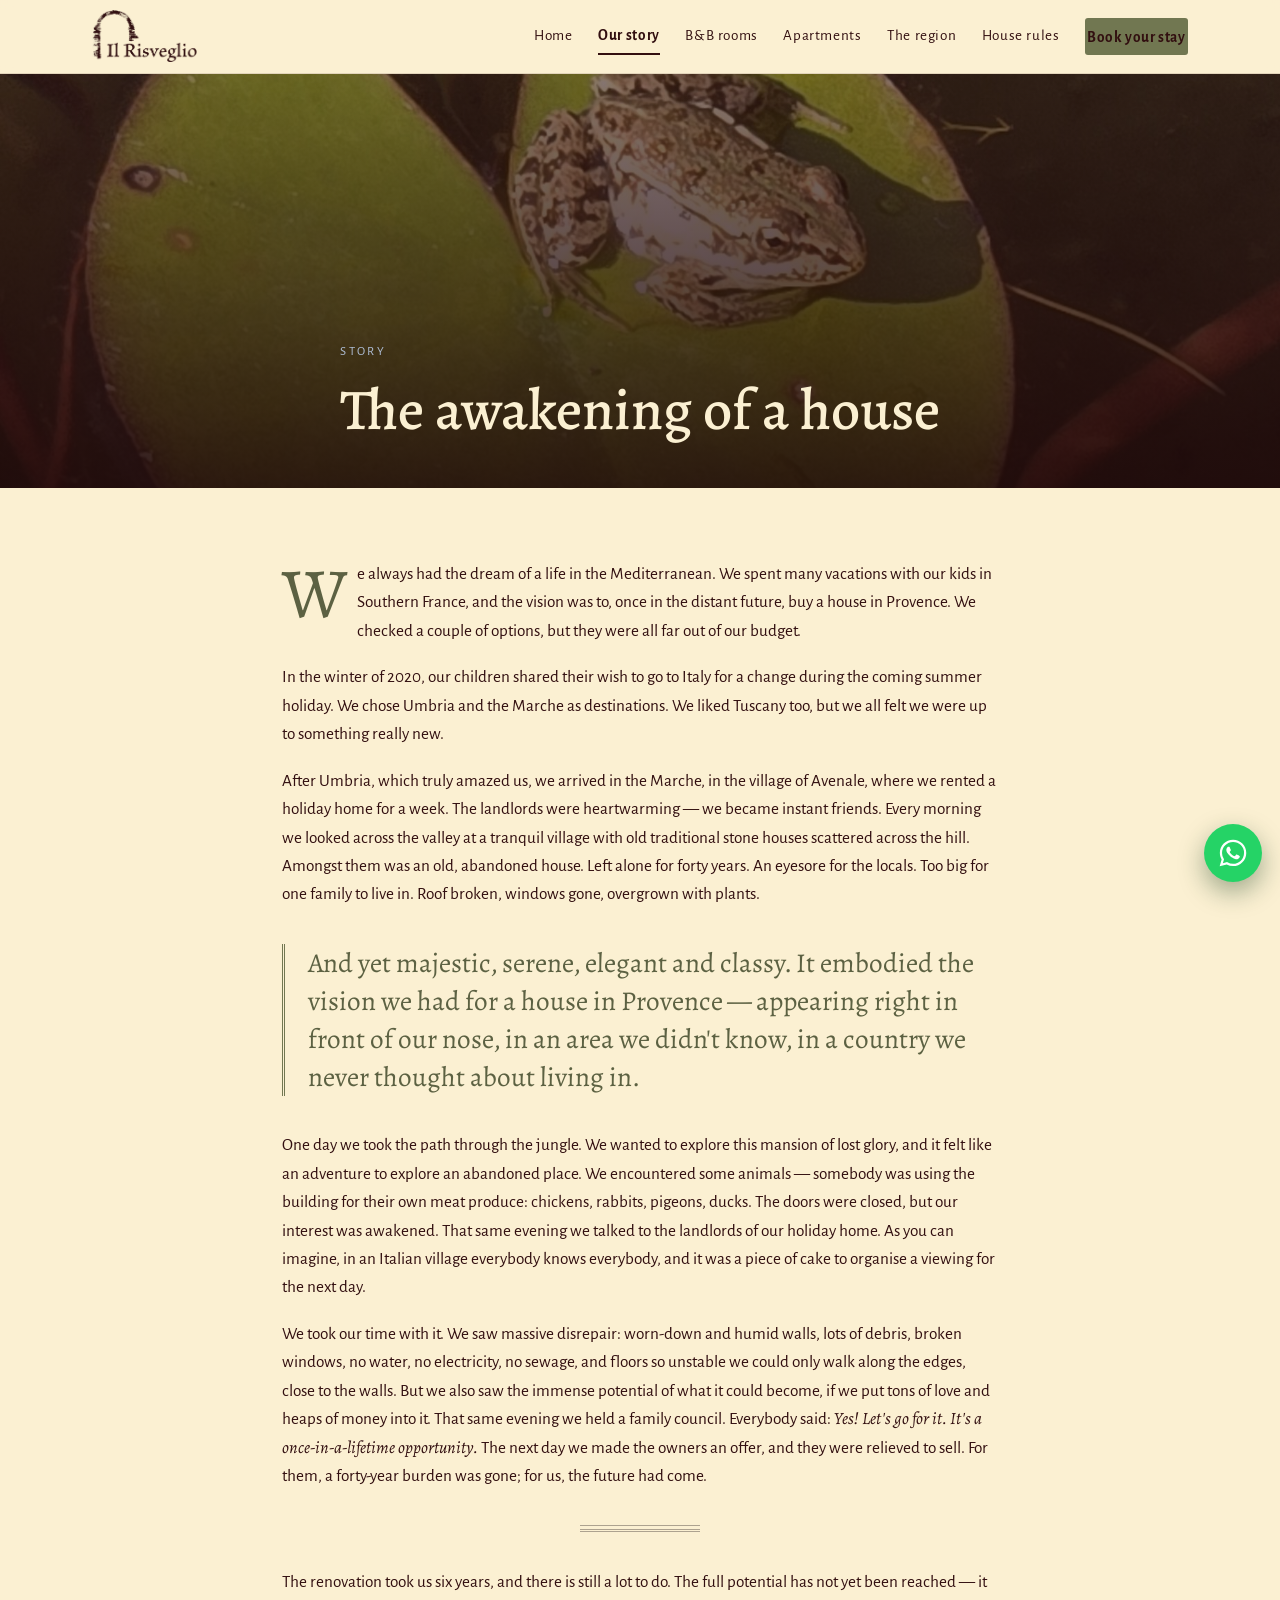
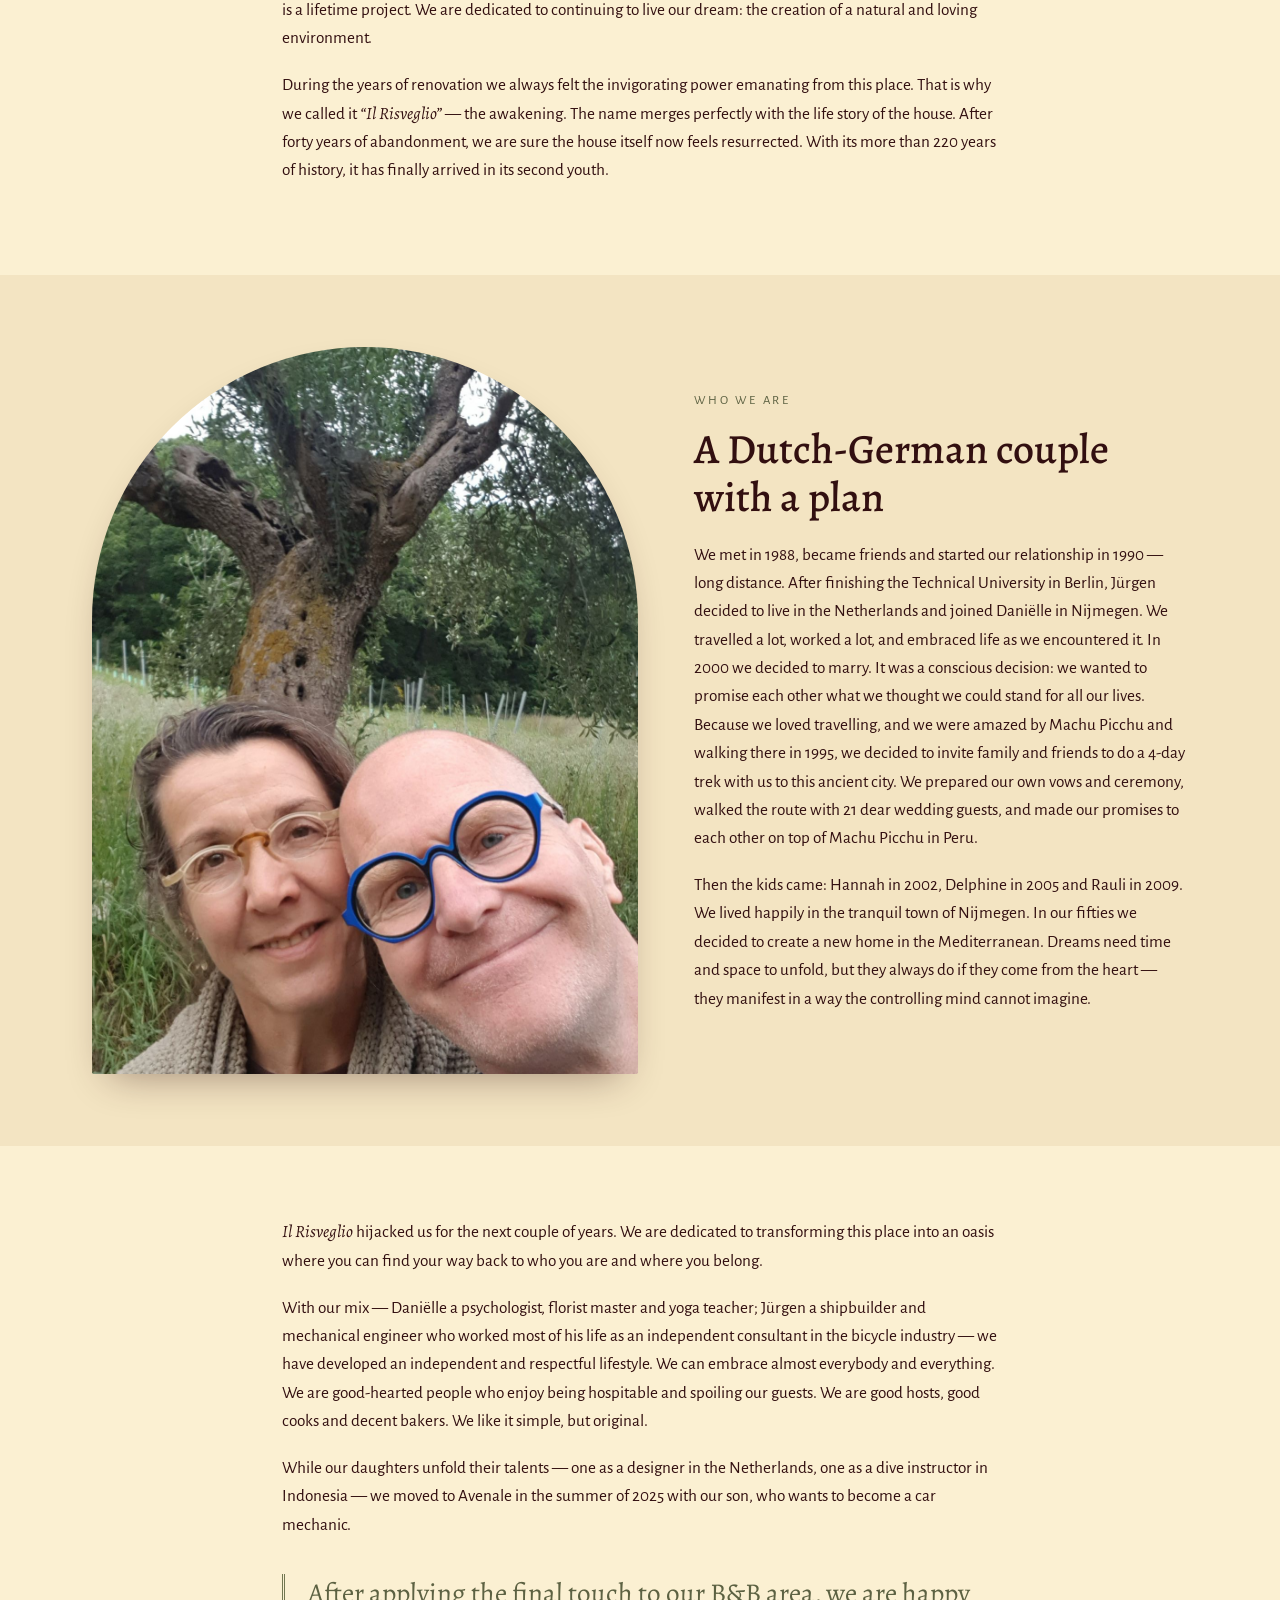
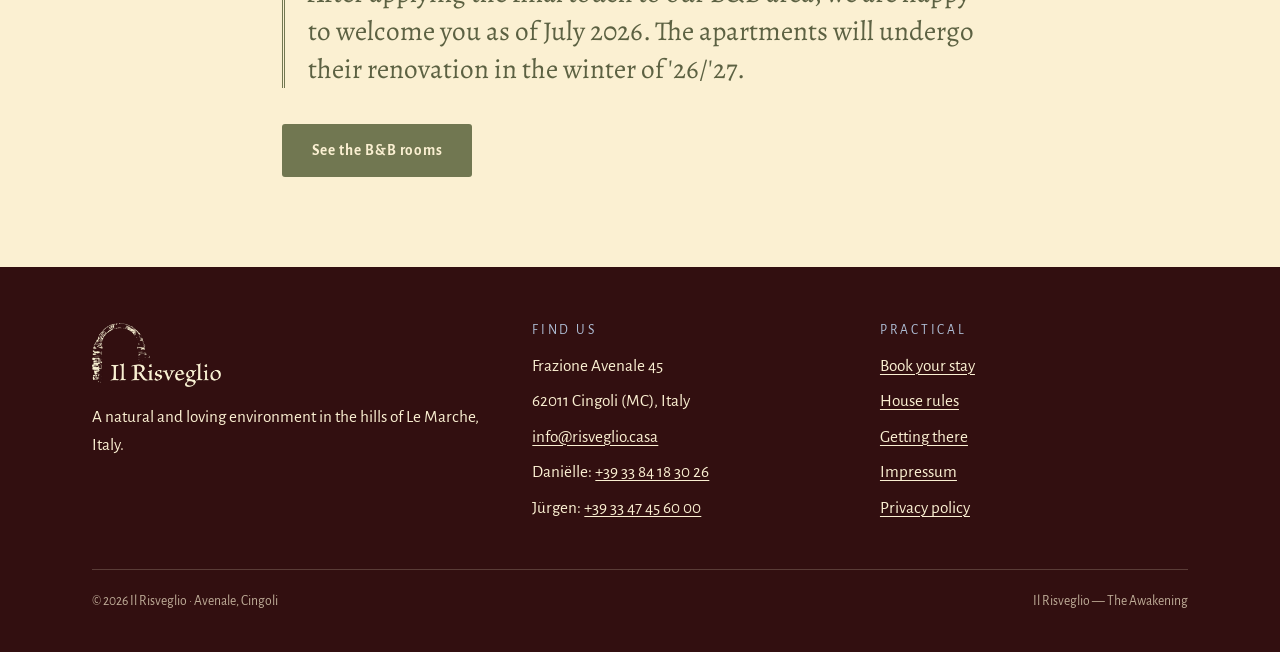
<file: story.html>
<!DOCTYPE html>
<html lang="en">
<head>
<meta charset="UTF-8">
<meta name="viewport" content="width=device-width, initial-scale=1.0">
<title>Our story — Il Risveglio</title>
<meta name="description" content="How a Dutch-German family found an abandoned 220-year-old house in Avenale, Le Marche, and spent six years bringing it back to life.">
<link rel="stylesheet" href="css/style.css">
<link rel="icon" type="image/png" href="images/logo-dark.png">
</head>
<body>

<header class="site-header">
  <div class="bar">
    <a class="brand" href="/" aria-label="Il Risveglio — home">
      <img src="images/logo-dark.png" alt="Il Risveglio">
    </a>
    <button class="nav-toggle" aria-expanded="false" aria-controls="nav">Menu</button>
    <nav class="site-nav" id="nav" aria-label="Main navigation">
      <a href="/">Home</a>
      <a href="/story" aria-current="page">Our story</a>
      <a href="/rooms">B&amp;B rooms</a>
      <a href="/apartments">Apartments</a>
      <a href="/region">The region</a>
      <a href="/rules">House rules</a>
      <a class="btn btn-solid" href="/contact">Book your stay</a>
    </nav>
  </div>
</header>

<main>

  <section class="page-hero with-img">
    <div class="bg" style="background-image:url('images/valley-dusk.jpg')"></div>
    <div class="wrap inner">
      <p class="eyebrow">Story</p>
      <h1>The awakening of a house</h1>
    </div>
  </section>

  <section class="section">
    <div class="wrap narrow prose">
      <p class="dropcap">We always had the dream of a life in the Mediterranean. We spent many vacations with our kids in Southern France, and the vision was to, once in the distant future, buy a house in Provence. We checked a couple of options, but they were all far out of our budget.</p>
      <p>In the winter of 2020, our children shared their wish to go to Italy for a change during the coming summer holiday. We chose Umbria and the Marche as destinations. We liked Tuscany too, but we all felt we were up to something really new.</p>
      <p>After Umbria, which truly amazed us, we arrived in the Marche, in the village of Avenale, where we rented a holiday home for a week. The landlords were heartwarming — we became instant friends. Every morning we looked across the valley at a tranquil village with old traditional stone houses scattered across the hill. Amongst them was an old, abandoned house. Left alone for forty years. An eyesore for the locals. Too big for one family to live in. Roof broken, windows gone, overgrown with plants.</p>
      <blockquote class="pull">And yet majestic, serene, elegant and classy. It embodied the vision we had for a house in Provence — appearing right in front of our nose, in an area we didn't know, in a country we never thought about living in.</blockquote>
      <p>One day we took the path through the jungle. We wanted to explore this mansion of lost glory, and it felt like an adventure to explore an abandoned place. We encountered some animals — somebody was using the building for their own meat produce: chickens, rabbits, pigeons, ducks. The doors were closed, but our interest was awakened. That same evening we talked to the landlords of our holiday home. As you can imagine, in an Italian village everybody knows everybody, and it was a piece of cake to organise a viewing for the next day.</p>
      <p>We took our time with it. We saw massive disrepair: worn-down and humid walls, lots of debris, broken windows, no water, no electricity, no sewage, and floors so unstable we could only walk along the edges, close to the walls. But we also saw the immense potential of what it could become, if we put tons of love and heaps of money into it. That same evening we held a family council. Everybody said: <em>Yes! Let's go for it. It's a once-in-a-lifetime opportunity.</em> The next day we made the owners an offer, and they were relieved to sell. For them, a forty-year burden was gone; for us, the future had come.</p>
      <hr class="rule">
      <p>The renovation took us six years, and there is still a lot to do. The full potential has not yet been reached — it is a lifetime project. We are dedicated to continuing to live our dream: the creation of a natural and loving environment.</p>
      <p>During the years of renovation we always felt the invigorating power emanating from this place. That is why we called it <em>“Il Risveglio”</em> — the awakening. The name merges perfectly with the life story of the house. After forty years of abandonment, we are sure the house itself now feels resurrected. With its more than 220 years of history, it has finally arrived in its second youth.</p>
    </div>
  </section>

  <section class="section tint">
    <div class="wrap two-col">
      <div class="arch reveal">
        <img src="images/jurgen-danielle.jpg" alt="Daniëlle and Jürgen, your hosts at Il Risveglio">
      </div>
      <div class="reveal">
        <p class="eyebrow">Who we are</p>
        <h2>A Dutch-German couple with a plan</h2>
        <div class="prose" style="margin-top:1.2rem">
          <p>We met in 1988, became friends and started our relationship in 1990 — long distance. After finishing the Technical University in Berlin, Jürgen decided to live in the Netherlands and joined Daniëlle in Nijmegen. We travelled a lot, worked a lot, and embraced life as we encountered it. In 2000 we decided to marry. It was a conscious decision: we wanted to promise each other what we thought we could stand for all our lives. Because we loved travelling, and we were amazed by Machu Picchu and walking there in 1995, we decided to invite family and friends to do a 4-day trek with us to this ancient city. We prepared our own vows and ceremony, walked the route with 21 dear wedding guests, and made our promises to each other on top of Machu Picchu in Peru.</p>
          <p>Then the kids came: Hannah in 2002, Delphine in 2005 and Rauli in 2009. We lived happily in the tranquil town of Nijmegen. In our fifties we decided to create a new home in the Mediterranean. Dreams need time and space to unfold, but they always do if they come from the heart — they manifest in a way the controlling mind cannot imagine.</p>
        </div>
      </div>
    </div>
  </section>

  <section class="section">
    <div class="wrap narrow prose">
      <p><em>Il Risveglio</em> hijacked us for the next couple of years. We are dedicated to transforming this place into an oasis where you can find your way back to who you are and where you belong.</p>
      <p>With our mix — Daniëlle a psychologist, florist master and yoga teacher; Jürgen a shipbuilder and mechanical engineer who worked most of his life as an independent consultant in the bicycle industry — we have developed an independent and respectful lifestyle. We can embrace almost everybody and everything. We are good-hearted people who enjoy being hospitable and spoiling our guests. We are good hosts, good cooks and decent bakers. We like it simple, but original.</p>
      <p>While our daughters unfold their talents — one as a designer in the Netherlands, one as a dive instructor in Indonesia — we moved to Avenale in the summer of 2025 with our son, who wants to become a car mechanic.</p>
      <blockquote class="pull">After applying the final touch to our B&amp;B area, we are happy to welcome you as of July 2026. The apartments will undergo their renovation in the winter of '26/'27.</blockquote>
      <p style="margin-top:2rem"><a class="btn btn-solid" href="/rooms">See the B&amp;B rooms</a></p>
    </div>
  </section>

</main>

<footer class="site-footer">
  <div class="wrap">
    <div class="cols">
      <div>
        <img src="images/logo-light.png" alt="Il Risveglio">
        <p>A natural and loving environment in the hills of Le Marche, Italy.</p>
      </div>
      <div>
        <h4>Find us</h4>
        <ul>
          <li>Frazione Avenale 45</li>
          <li>62011 Cingoli (MC), Italy</li>
          <li><a href="mailto:info@risveglio.casa">info@risveglio.casa</a></li>
          <li>Daniëlle: <a href="tel:+393384183026">+39 33 84 18 30 26</a></li>
          <li>Jürgen: <a href="tel:+393347456000">+39 33 47 45 60 00</a></li>
        </ul>
      </div>
      <div>
        <h4>Practical</h4>
        <ul>
          <li><a href="/contact">Book your stay</a></li>
          <li><a href="/rules">House rules</a></li>
          <li><a href="/region#getting-there">Getting there</a></li>
          <li><a href="/impressum">Impressum</a></li>
          <li><a href="/privacy">Privacy policy</a></li>
        </ul>
      </div>
    </div>
    <div class="fine">
      <span>© 2026 Il Risveglio · Avenale, Cingoli</span>
      <span>Il Risveglio — The Awakening</span>
    </div>
  </div>
</footer>

<a class="wa-float" href="https://wa.me/393384183026?text=Hello%20Il%20Risveglio!%20I%20would%20like%20to%20book%20a%20stay%20from%20...%20to%20...%20Is%20this%20period%20available%3F" target="_blank" rel="noopener" aria-label="Chat with us on WhatsApp"><svg viewBox="0 0 24 24" aria-hidden="true"><path d="M12.04 2c-5.46 0-9.9 4.44-9.9 9.9 0 1.75.46 3.45 1.33 4.95L2 22l5.3-1.39a9.87 9.87 0 0 0 4.74 1.21h.01c5.46 0 9.9-4.44 9.9-9.9 0-2.65-1.03-5.14-2.9-7.01A9.83 9.83 0 0 0 12.04 2Zm0 18.15h-.01a8.2 8.2 0 0 1-4.19-1.15l-.3-.18-3.12.82.83-3.04-.2-.31a8.2 8.2 0 0 1-1.26-4.38c0-4.54 3.7-8.24 8.25-8.24 2.2 0 4.27.86 5.82 2.42a8.18 8.18 0 0 1 2.41 5.83c0 4.54-3.7 8.23-8.23 8.23Zm4.52-6.16c-.25-.13-1.47-.72-1.69-.81-.23-.08-.39-.12-.56.13-.16.24-.64.8-.78.97-.14.16-.29.18-.54.06-.25-.13-1.05-.39-2-1.23-.73-.66-1.23-1.47-1.38-1.72-.14-.24-.01-.38.11-.5.11-.11.25-.29.37-.43.12-.14.16-.25.25-.41.08-.17.04-.31-.02-.43-.06-.13-.56-1.34-.76-1.84-.2-.48-.41-.42-.56-.43l-.48-.01c-.16 0-.43.06-.66.31-.22.24-.86.85-.86 2.07 0 1.22.89 2.4 1.01 2.56.12.17 1.75 2.67 4.23 3.74.59.26 1.05.41 1.41.52.6.19 1.14.16 1.57.1.48-.07 1.47-.6 1.67-1.18.21-.58.21-1.07.15-1.18-.06-.1-.23-.16-.48-.29Z"/></svg></a>

<script src="js/main.js"></script>
</body>
</html>
</file>
<file: css/style.css>
/* ============================================================
   Il Risveglio — style.css
   Brand: #320f10 ink · #fbf0d2 cream · #717751 olive
          #6f635a taupe · #aebdd4 sky
   Type:  Alegreya (display) · Alegreya Sans (body)
   ============================================================ */

:root{
  --ink:#320f10;
  --cream:#fbf0d2;
  --cream-deep:#f3e4c2;
  --olive:#717751;
  --olive-dark:#5c6142;
  --taupe:#6f635a;
  --sky:#aebdd4;
  --paper:#fdf6e3;
  --display:"Alegreya", Georgia, serif;
  --body:"Alegreya Sans", "Segoe UI", sans-serif;
  --max:1140px;
}

/* self-hosted fonts (previously loaded from Google Fonts) */
@font-face{
  font-family:"Alegreya";font-style:normal;font-weight:400 700;font-display:swap;
  src:url("../fonts/alegreya-regular.woff2") format("woff2");
}
@font-face{
  font-family:"Alegreya";font-style:italic;font-weight:400 500;font-display:swap;
  src:url("../fonts/alegreya-italic.woff2") format("woff2");
}
@font-face{
  font-family:"Alegreya Sans";font-style:normal;font-weight:400;font-display:swap;
  src:url("../fonts/alegreya-sans-regular.woff2") format("woff2");
}
@font-face{
  font-family:"Alegreya Sans";font-style:normal;font-weight:700;font-display:swap;
  src:url("../fonts/alegreya-sans-bold.woff2") format("woff2");
}
@font-face{
  font-family:"Alegreya Sans";font-style:italic;font-weight:400;font-display:swap;
  src:url("../fonts/alegreya-sans-italic.woff2") format("woff2");
}

*{box-sizing:border-box;margin:0;padding:0}
html{scroll-behavior:smooth}
@media (prefers-reduced-motion: reduce){
  html{scroll-behavior:auto}
  *,*::before,*::after{animation:none!important;transition:none!important}
}

body{
  font-family:var(--body);
  font-size:1.075rem;
  line-height:1.65;
  color:var(--ink);
  background:var(--cream);
}

img{max-width:100%;display:block}
a{color:var(--olive-dark);text-decoration-thickness:1px;text-underline-offset:3px}
a:hover{color:var(--ink)}
:focus-visible{outline:3px solid var(--sky);outline-offset:2px}

h1,h2,h3,h4{font-family:var(--display);font-weight:500;line-height:1.15;color:var(--ink)}
h1{font-size:clamp(2.2rem,5vw,3.6rem)}
h2{font-size:clamp(1.8rem,3.6vw,2.6rem)}
h3{font-size:clamp(1.35rem,2.4vw,1.7rem)}

.eyebrow{
  font-family:var(--body);
  font-size:.8rem;
  letter-spacing:.22em;
  text-transform:uppercase;
  color:var(--olive-dark);
  margin-bottom:.9rem;
}

.wrap{max-width:var(--max);margin:0 auto;padding:0 1.4rem}
.narrow{max-width:760px;margin:0 auto}

/* --- double rule motif (old Italian print) --- */
.rule{
  border:0;height:7px;margin:2.2rem auto;width:120px;
  border-top:1px solid var(--taupe);
  border-bottom:3px double var(--taupe);
  opacity:.55;
}

/* ============================ header ============================ */
.site-header{
  position:sticky;top:0;z-index:50;
  background:rgba(251,240,210,.94);
  backdrop-filter:blur(6px);
  border-bottom:1px solid rgba(50,15,16,.12);
}
.site-header .bar{
  max-width:var(--max);margin:0 auto;padding:.65rem 1.4rem;
  display:flex;align-items:center;justify-content:space-between;gap:1rem;
}
.brand img{height:52px;width:auto}
.site-nav{display:flex;gap:1.6rem;align-items:center;flex-wrap:wrap}
.site-nav a{
  font-family:var(--body);font-size:.95rem;letter-spacing:.04em;
  text-decoration:none;color:var(--ink);padding:.3rem 0;
  border-bottom:2px solid transparent;
}
.site-nav a:hover{border-bottom-color:var(--olive)}
.site-nav a[aria-current="page"]{border-bottom-color:var(--ink);font-weight:700}
.site-nav .btn{border-bottom:0}
.nav-toggle{
  display:none;background:none;border:1px solid var(--ink);
  font:inherit;color:var(--ink);padding:.35rem .8rem;border-radius:4px;cursor:pointer;
}

/* ============================ buttons ============================ */
.btn{
  display:inline-block;
  font-family:var(--body);font-size:.95rem;font-weight:700;letter-spacing:.06em;
  padding:.75rem 1.7rem;border-radius:3px;
  text-decoration:none;cursor:pointer;border:2px solid transparent;
  transition:background .2s,color .2s,border-color .2s;
}
.btn-solid{background:var(--olive);color:var(--cream)}
.btn-solid:hover{background:var(--olive-dark);color:var(--cream)}
.btn-ghost{border-color:var(--cream);color:var(--cream)}
.btn-ghost:hover{background:var(--cream);color:var(--ink)}
.btn-ink{border-color:var(--ink);color:var(--ink)}
.btn-ink:hover{background:var(--ink);color:var(--cream)}

/* ============================ hero ============================ */
.hero{
  position:relative;min-height:88vh;
  display:flex;align-items:flex-end;
  color:var(--cream);
  background:var(--ink);
}
.hero .bg{
  position:absolute;inset:0;
  background-size:cover;background-position:center;
  filter:saturate(.96);
}
.hero::after{
  content:"";position:absolute;inset:0;
  background:linear-gradient(to top, rgba(30,9,10,.82) 0%, rgba(30,9,10,.25) 45%, rgba(30,9,10,.15) 100%);
}
.hero .inner{
  position:relative;z-index:2;
  max-width:var(--max);margin:0 auto;width:100%;
  padding:4.5rem 1.4rem 5rem;
}
.hero .logo-large{width:min(420px,70vw);margin-bottom:1.6rem}
.hero p.lead{
  font-family:var(--display);font-size:clamp(1.15rem,2.4vw,1.55rem);
  max-width:34ch;margin-bottom:2rem;color:var(--cream);
}
.hero .actions{display:flex;gap:1rem;flex-wrap:wrap}

/* page hero (subpages) */
.page-hero{
  position:relative;background:var(--ink);color:var(--cream);
  padding:4.5rem 0 3.5rem;overflow:hidden;
}
.page-hero.with-img{min-height:46vh;display:flex;align-items:flex-end;padding-bottom:2.8rem}
.page-hero .bg{position:absolute;inset:0;background-size:cover;background-position:center;opacity:.55}
.page-hero::after{content:"";position:absolute;inset:0;background:linear-gradient(to top,rgba(30,9,10,.85),rgba(30,9,10,.2))}
.page-hero .inner{position:relative;z-index:2}
.page-hero h1{color:var(--cream)}
.page-hero .eyebrow{color:var(--sky)}

/* ============================ sections ============================ */
.section{padding:4.5rem 0}
.section.tint{background:var(--cream-deep)}
.section.dark{background:var(--ink);color:var(--cream)}
.section.dark h2,.section.dark h3{color:var(--cream)}
.section.dark .eyebrow{color:var(--sky)}
.section.olive{background:var(--olive);color:var(--cream)}
.section.olive h2{color:var(--cream)}

.two-col{
  display:grid;grid-template-columns:1.05fr .95fr;
  gap:3.5rem;align-items:center;
}
.two-col.rev{grid-template-columns:.95fr 1.05fr}

/* --- the arch: signature image frame --- */
.arch{
  border-radius:999px 999px 6px 6px;
  overflow:hidden;
  box-shadow:0 18px 40px -18px rgba(50,15,16,.45);
}
.arch img{width:100%;height:100%;object-fit:cover;aspect-ratio:3/4}
.arch.landscape img{aspect-ratio:4/3}

/* drop cap for story prose */
.prose p{margin-bottom:1.15rem}
.prose .dropcap::first-letter{
  font-family:var(--display);
  float:left;font-size:4.4rem;line-height:.82;
  padding:.35rem .55rem 0 0;color:var(--olive-dark);
}
.prose em{font-family:var(--display)}

blockquote.pull{
  font-family:var(--display);
  font-size:clamp(1.3rem,2.6vw,1.7rem);
  line-height:1.4;color:var(--olive-dark);
  border-left:3px double var(--olive);
  padding-left:1.4rem;margin:2.2rem 0;
}

/* ============================ room cards ============================ */
.cards{display:grid;grid-template-columns:repeat(3,1fr);gap:2.2rem;margin-top:2.6rem}
.card{
  background:var(--paper);
  border:1px solid rgba(50,15,16,.12);
  border-radius:999px 999px 8px 8px;
  overflow:hidden;
  display:flex;flex-direction:column;
  transition:transform .25s ease,box-shadow .25s ease;
}
.card:hover{transform:translateY(-5px);box-shadow:0 22px 45px -20px rgba(50,15,16,.4)}
.card img{aspect-ratio:3/3.4;object-fit:cover;width:100%}
.card .body{padding:1.4rem 1.5rem 1.7rem;text-align:center}
.card .body h3{margin-bottom:.5rem}
.card .body p{font-size:.98rem;color:var(--taupe);margin-bottom:1rem}
.card .body a{font-weight:700}

/* ============================ room detail ============================ */
.room{padding:4.2rem 0;border-bottom:3px double rgba(50,15,16,.18)}
.room:last-of-type{border-bottom:0}
.room .head{display:flex;align-items:baseline;gap:1.2rem;flex-wrap:wrap;margin-bottom:1.2rem}
.room .invite{
  font-family:var(--display);font-style:italic;
  color:var(--olive-dark);font-size:1.15rem;
  margin:1.2rem 0 1.8rem;
}
.gallery{display:grid;grid-template-columns:repeat(3,1fr);gap:.9rem}
.gallery a{display:block;border-radius:5px;overflow:hidden}
.gallery a:first-child{grid-column:span 2;grid-row:span 2}
.gallery img{width:100%;height:100%;object-fit:cover;aspect-ratio:4/3;transition:transform .3s}
.gallery a:hover img{transform:scale(1.04)}
.gallery a:first-child img{aspect-ratio:auto;height:100%}

/* ============================ lightbox ============================ */
.lightbox{
  position:fixed;inset:0;z-index:100;
  background:rgba(30,9,10,.93);
  display:none;align-items:center;justify-content:center;
  padding:2.5rem;
}
.lightbox.open{display:flex}
.lightbox img{max-width:92vw;max-height:86vh;border-radius:4px}
.lightbox button{
  position:absolute;background:none;border:0;color:var(--cream);
  font-size:2.4rem;cursor:pointer;padding:1rem;line-height:1;
}
.lightbox .close{top:.6rem;right:1rem}
.lightbox .prev{left:.6rem;top:50%;transform:translateY(-50%)}
.lightbox .next{right:.6rem;top:50%;transform:translateY(-50%)}

/* ============================ rules ============================ */
.rule-item{margin-bottom:2.4rem}
.rule-item h3{margin-bottom:.6rem}
.rule-item h3::before{content:"— ";color:var(--olive)}

/* ============================ room facilities ============================ */
.price{
  font-family:var(--display);font-size:1.5rem;color:var(--olive-dark);
  margin:.2rem 0 .8rem;
}
.price span{font-size:.95rem;font-family:var(--body);color:var(--taupe)}
.card .price{font-size:1.15rem;margin:.1rem 0 .7rem}

.facilities{margin-top:2.4rem}
.facilities h4{
  font-family:var(--body);font-size:.8rem;letter-spacing:.22em;
  text-transform:uppercase;color:var(--olive-dark);margin-bottom:1rem;
}
.fac-grid{
  list-style:none;
  display:grid;grid-template-columns:repeat(3,1fr);gap:.2rem 2rem;
}
.fac-grid li{
  display:flex;align-items:center;gap:.65rem;
  font-size:.95rem;padding:.5rem .1rem;
  border-bottom:1px dashed rgba(50,15,16,.14);
}
.fac-grid svg{width:21px;height:21px;flex:none;stroke:var(--olive-dark);fill:none;stroke-width:1.7;stroke-linecap:round;stroke-linejoin:round}
.fac-grid .state{margin-left:auto;font-weight:700;flex:none}
.fac-grid li.yes .state{color:#3e7a3e}
.fac-grid li.no{opacity:.5}
.fac-grid li.no .state{color:#a04545}
.fac-grid li.req .state{color:#a97b2f;font-size:.78rem;letter-spacing:.05em;text-transform:uppercase}

/* ============================ contact options ============================ */
.contact-grid{
  display:grid;grid-template-columns:repeat(3,1fr);gap:2rem;margin-top:2.6rem;
}
.contact-card{
  background:var(--paper);
  border:1px solid rgba(50,15,16,.12);
  border-radius:999px 999px 8px 8px;
  padding:2.6rem 1.6rem 2.2rem;
  text-align:center;
  display:flex;flex-direction:column;align-items:center;gap:.9rem;
  box-shadow:0 18px 40px -22px rgba(50,15,16,.35);
}
.contact-card .icon{
  width:64px;height:64px;border-radius:50%;
  background:var(--olive);color:var(--cream);
  display:flex;align-items:center;justify-content:center;
}
.contact-card .icon svg{width:30px;height:30px;fill:currentColor}
.contact-card h3{font-size:1.4rem}
.contact-card p{color:var(--taupe);font-size:.98rem}
.contact-card .btn{margin-top:auto}
.contact-card ul{list-style:none;margin-top:.2rem}
.contact-card li{margin-bottom:.4rem}

/* ============================ WhatsApp float ============================ */
.wa-float{
  position:fixed;right:1.1rem;bottom:1.1rem;z-index:60;
  width:58px;height:58px;border-radius:50%;
  background:#25D366;
  display:flex;align-items:center;justify-content:center;
  box-shadow:0 10px 26px rgba(20,60,30,.4);
  transition:transform .2s ease;
}
.wa-float:hover{transform:scale(1.08)}
.wa-float svg{width:32px;height:32px;fill:#fff}
@supports (padding:max(0px)){
  .wa-float{
    bottom:max(1.1rem, env(safe-area-inset-bottom));
    right:max(1.1rem, env(safe-area-inset-right));
  }
}

/* ============================ region / map ============================ */
.map-frame{
  border:0;width:100%;height:420px;border-radius:8px;
  box-shadow:0 18px 40px -20px rgba(50,15,16,.4);
}

/* full-bleed photo band */
.band{
  position:relative;min-height:52vh;
  background-size:cover;background-position:center;
  display:flex;align-items:center;justify-content:center;
  color:var(--cream);text-align:center;
}
.band::after{content:"";position:absolute;inset:0;background:rgba(30,9,10,.42)}
.band .inner{position:relative;z-index:2;padding:3rem 1.4rem;max-width:800px}
.band .inner p{font-family:var(--display);font-size:clamp(1.3rem,3vw,2rem);line-height:1.4}

/* coming soon block (apartments) */
.soon{
  border-radius:999px 999px 6px 6px;
  background:linear-gradient(160deg,var(--taupe),var(--olive));
  color:var(--cream);
  aspect-ratio:3/4;
  display:flex;align-items:center;justify-content:center;
  text-align:center;padding:2rem;
  font-family:var(--display);font-size:1.25rem;font-style:italic;
}

/* ============================ footer ============================ */
.site-footer{background:var(--ink);color:var(--cream);padding:3.5rem 0 2.5rem}
.site-footer .cols{
  display:grid;grid-template-columns:1.3fr 1fr 1fr;gap:2.5rem;align-items:start;
}
.site-footer img{height:64px;width:auto;margin-bottom:1rem}
.site-footer h4{color:var(--sky);font-family:var(--body);font-size:.85rem;
  letter-spacing:.2em;text-transform:uppercase;margin-bottom:.8rem}
.site-footer a{color:var(--cream)}
.site-footer ul{list-style:none}
.site-footer li{margin-bottom:.45rem}
.site-footer .fine{
  margin-top:2.5rem;padding-top:1.2rem;
  border-top:1px solid rgba(251,240,210,.2);
  font-size:.85rem;color:rgba(251,240,210,.7);
  display:flex;justify-content:space-between;gap:1rem;flex-wrap:wrap;
}

/* reveal on scroll */
.reveal{opacity:0;transform:translateY(24px);transition:opacity .7s ease,transform .7s ease}
.reveal.in{opacity:1;transform:none}

/* ============================ responsive ============================ */
@media (max-width:900px){
  body{font-size:1.02rem}
  .section{padding:3rem 0}
  .room{padding:3rem 0}
  .two-col,.two-col.rev{grid-template-columns:1fr;gap:2rem}
  .cards{grid-template-columns:1fr;max-width:420px;margin-left:auto;margin-right:auto;gap:1.8rem}
  .contact-grid{grid-template-columns:1fr;max-width:420px;margin-left:auto;margin-right:auto}
  .site-footer .cols{grid-template-columns:1fr;gap:2rem}
  .gallery{grid-template-columns:1fr 1fr}
  .gallery a:first-child{grid-column:span 2;grid-row:auto}
  .fac-grid{grid-template-columns:1fr}
  .map-frame{height:320px}
  .band{min-height:42vh}

  .hero{min-height:82vh;min-height:82svh}
  .hero .inner{padding:3rem 1.2rem 4rem}
  .hero .logo-large{width:min(320px,78vw)}
  .page-hero{padding:3.2rem 0 2.4rem}
  .page-hero.with-img{min-height:38vh;min-height:38svh}

  .nav-toggle{display:block}
  .site-nav{
    display:none;position:absolute;top:100%;left:0;right:0;
    background:var(--cream);border-bottom:1px solid rgba(50,15,16,.15);
    flex-direction:column;padding:1.2rem 1.4rem;gap:.2rem;align-items:stretch;
  }
  .site-nav.open{display:flex}
  .site-nav a{font-size:1.08rem;padding:.7rem .2rem;border-bottom:1px solid rgba(50,15,16,.08)}
  .site-nav a[aria-current="page"]{border-bottom:1px solid rgba(50,15,16,.08);color:var(--olive-dark)}
  .site-nav .btn{margin-top:.8rem;text-align:center;border-bottom:0}

  .btn{padding:.85rem 1.6rem}
  .wa-float{width:54px;height:54px}
  .wa-float svg{width:29px;height:29px}
}
</file>
